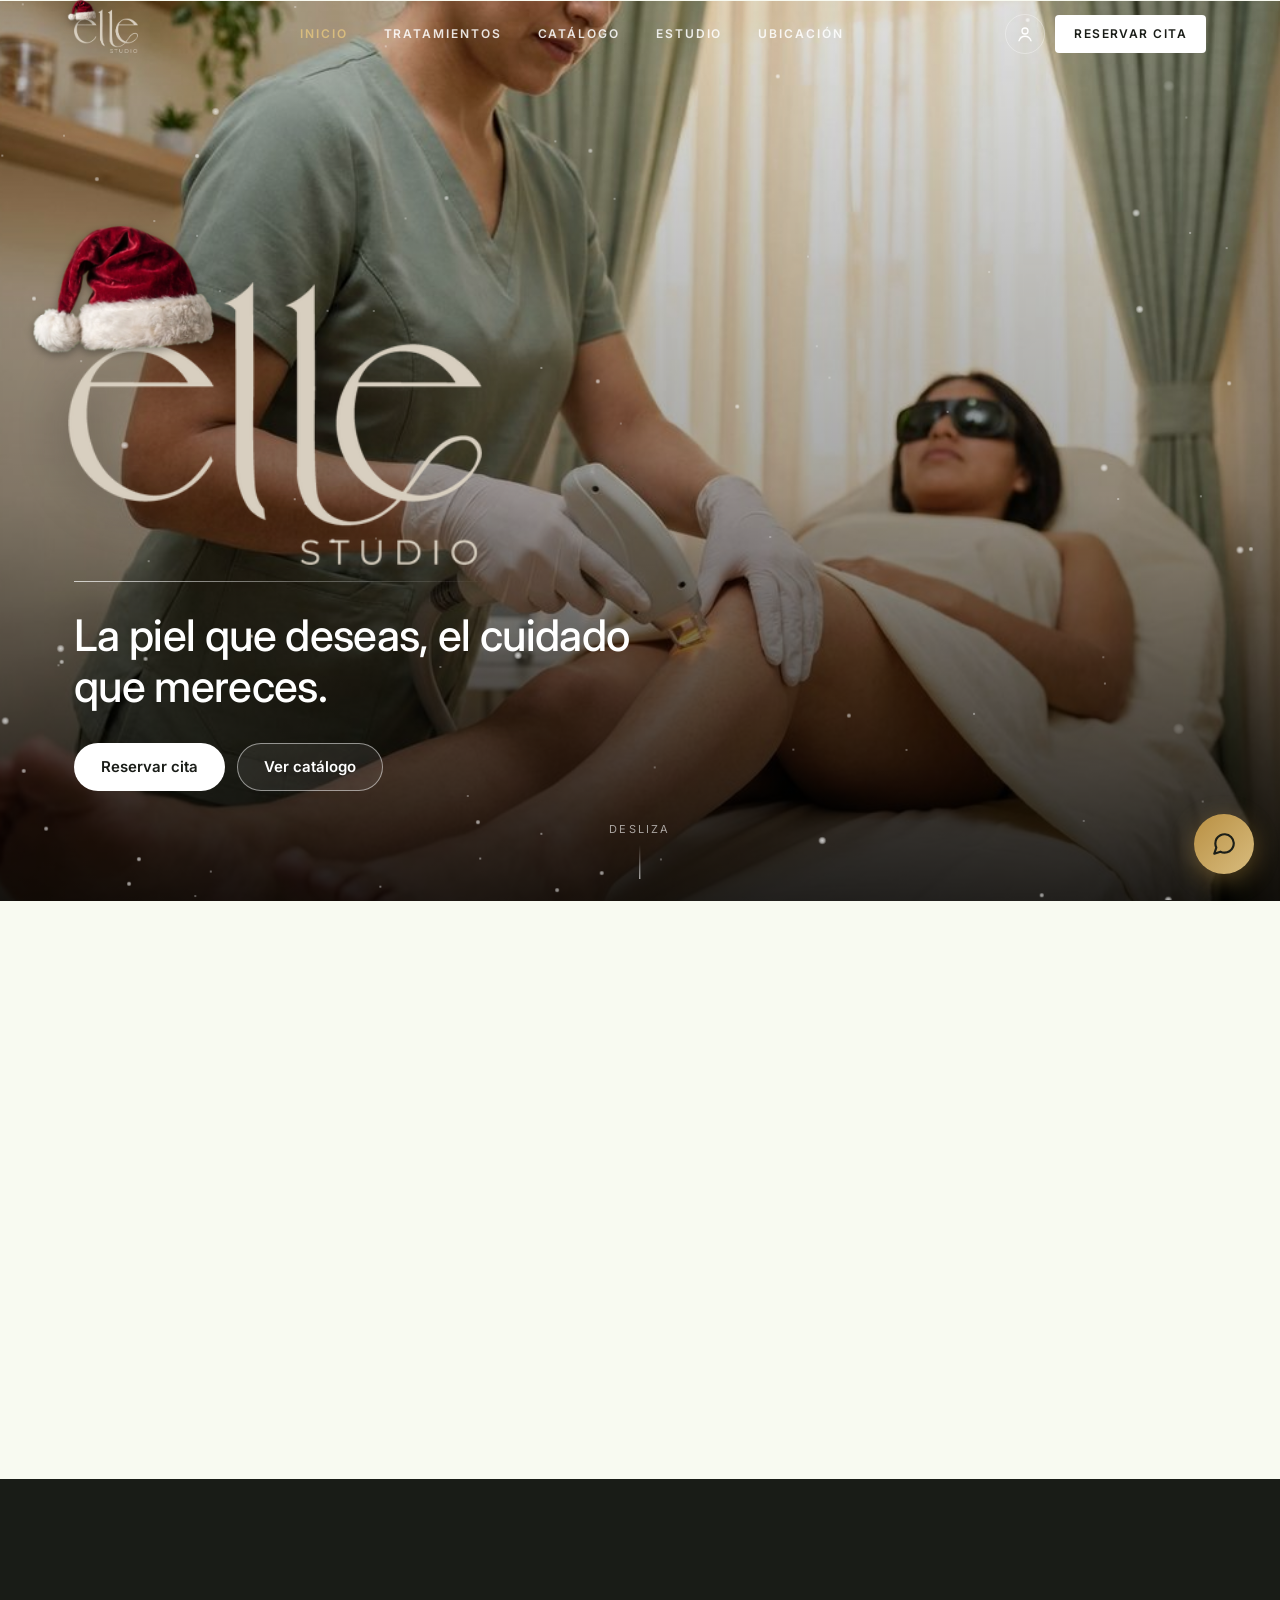
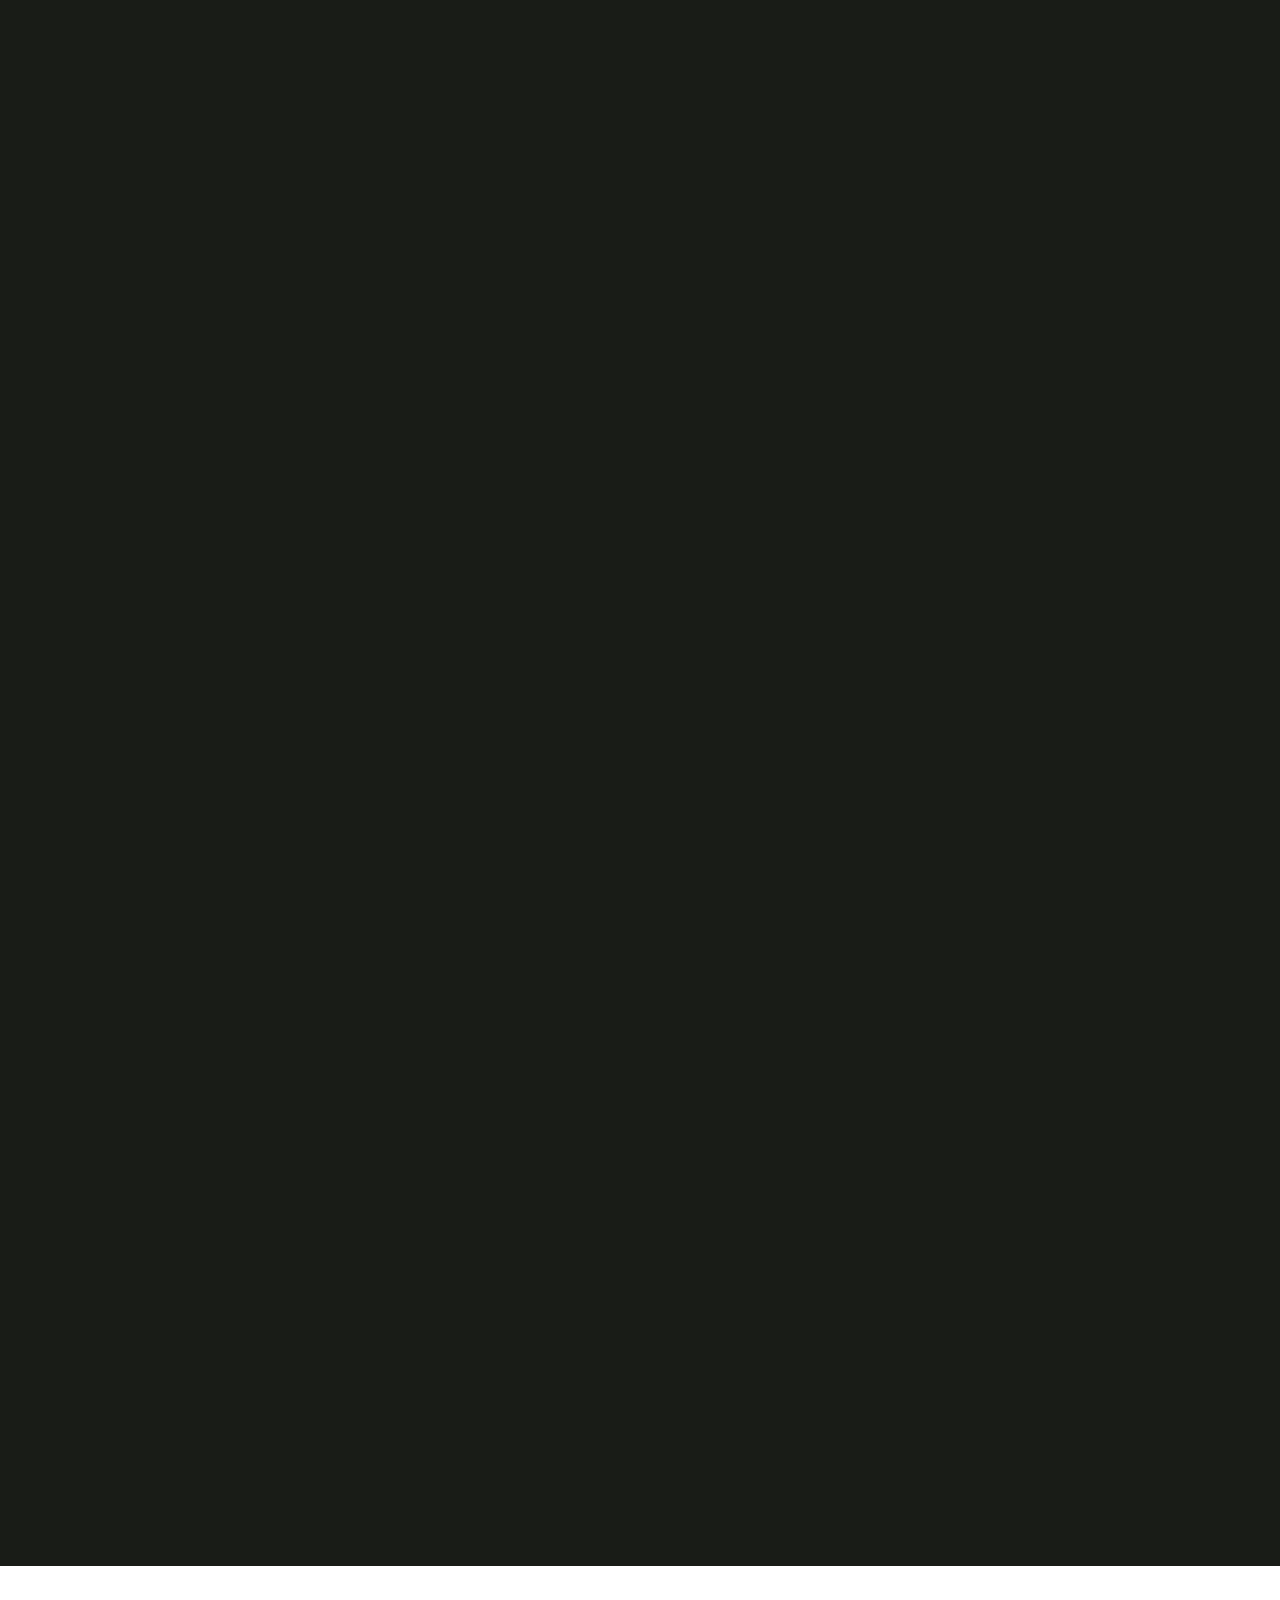
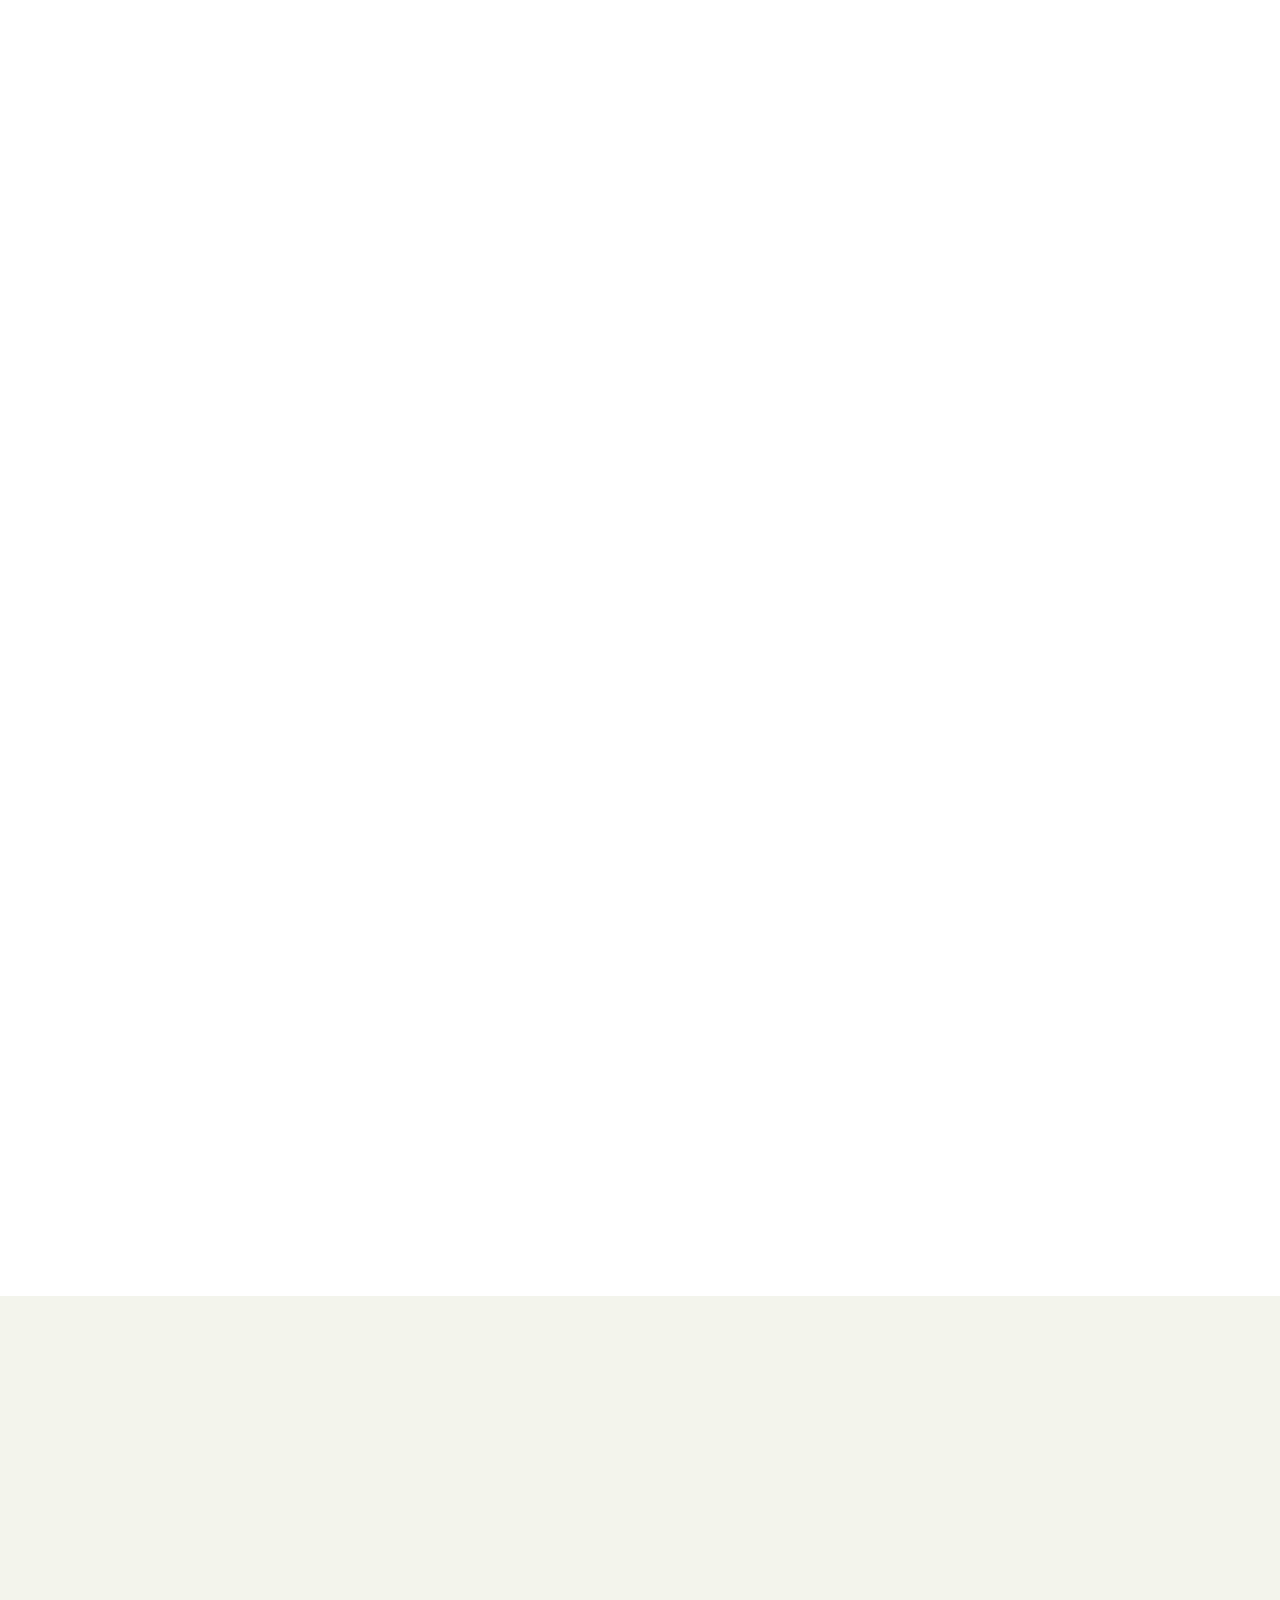
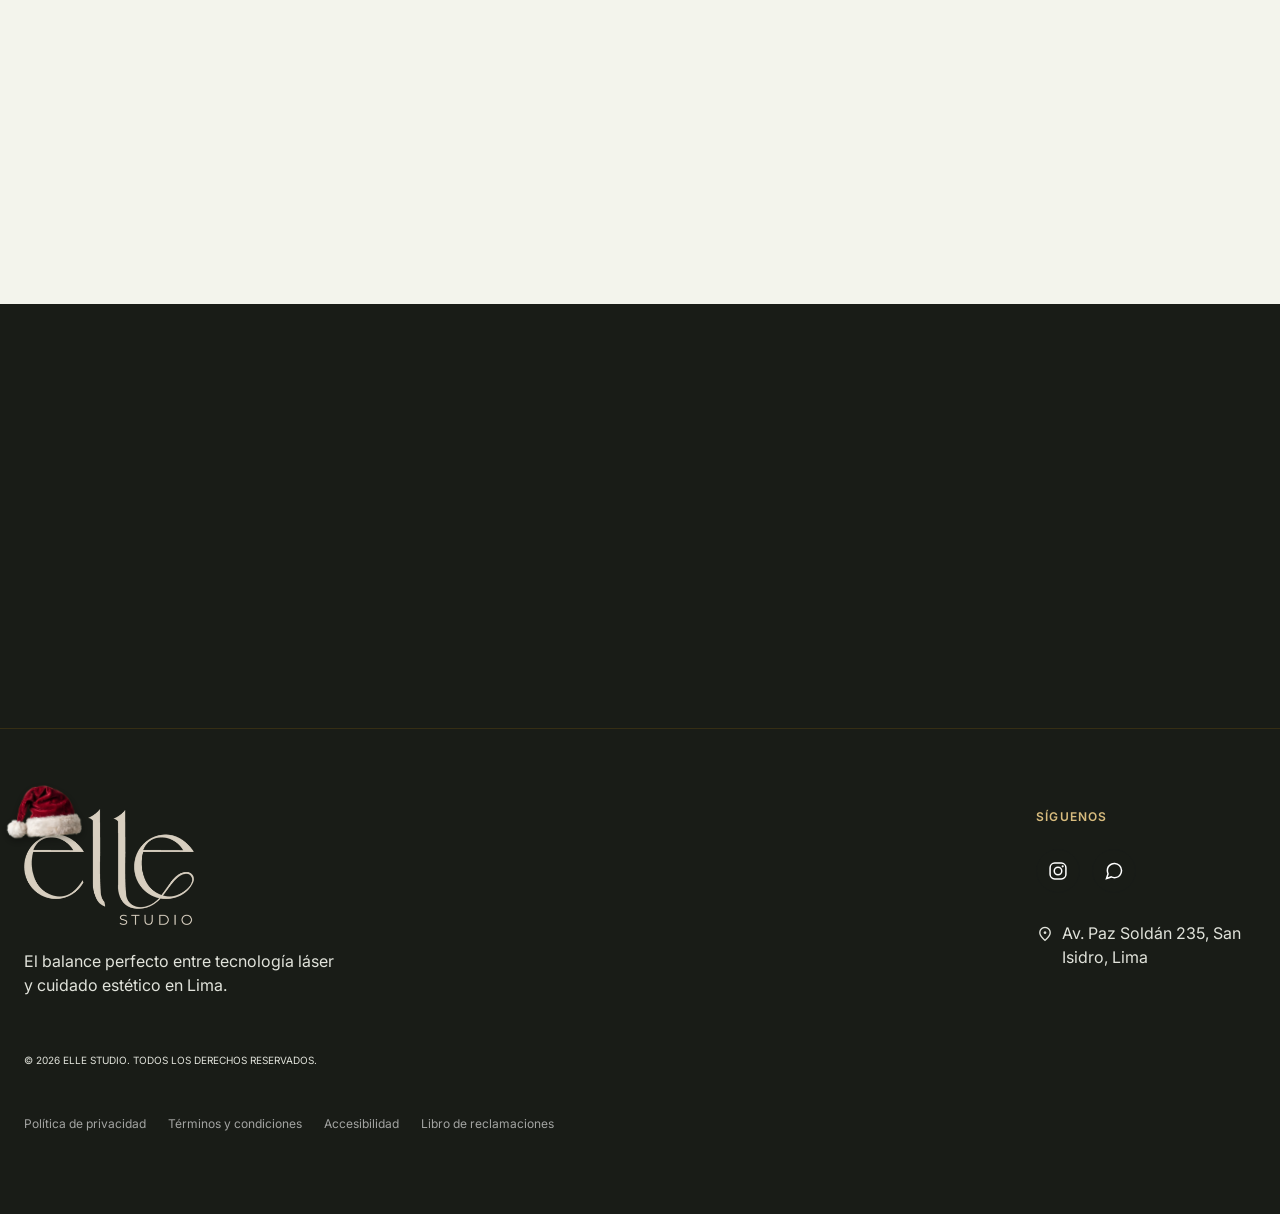
<file: index.html>
<!DOCTYPE html>
<html class="scroll-smooth" lang="es">
<head>
<meta charset="utf-8"/>
<meta content="width=device-width, initial-scale=1.0" name="viewport"/>
<script>
/* Versión publicada de la página: si el teléfono guardó una versión vieja, se recarga sola con la nueva (máx. 1 vez por minuto, nunca con el formulario abierto) */
window.WEB_VERSION = '20261108-113717';
(function(){
  if(/[?&]editar=1/.test(location.search) || !window.fetch) return;
  function revisar(){
    fetch('version.json?t=' + Date.now(), { cache: 'no-store' })
      .then(function(r){ return r.ok ? r.json() : null; })
      .then(function(d){
        if(!d || !d.v || d.v === window.WEB_VERSION) return;
        var abierto = ['modalReserva', 'legalModal'].some(function(id){ var m = document.getElementById(id); return m && m.style.display === 'flex'; })
          || !!(document.activeElement && /^(INPUT|TEXTAREA|SELECT)$/.test(document.activeElement.tagName));
        if(abierto) return;
        var k = 'web_recarga', antes = 0;
        try{ antes = +sessionStorage.getItem(k) || 0; }catch(e){}
        if(Date.now() - antes < 60000) return;
        try{ sessionStorage.setItem(k, String(Date.now())); }catch(e){}
        try{ var u = new URL(location.href); u.searchParams.set('v', d.v); location.replace(u.toString()); }
        catch(e){ location.reload(); }
      })
      .catch(function(){});
  }
  revisar();
  setInterval(function(){ if(!document.hidden) revisar(); }, 120000);
  document.addEventListener('visibilitychange', function(){ if(!document.hidden) revisar(); });
})();
</script>
<title>Depilación Láser y Estética en San Isidro, Lima | elle studio</title>
<meta name="description" content="Estudio de belleza en San Isidro, Lima: depilación láser desde S/25, Glúteos de Porcelana, limpieza facial y tratamientos corporales. Reserva tu cita en línea y te confirmamos por WhatsApp."/>
<link rel="canonical" href="https://ellestudiolr-dot.github.io/Ellestudio-web/"/>
<meta property="og:type" content="website"/>
<meta property="og:title" content="elle studio · Depilación Láser y Estética en San Isidro, Lima"/>
<meta property="og:description" content="La piel que deseas, el cuidado que mereces. Depilación láser, Body Porcelana, faciales y reductores. Reserva en línea."/>
<meta property="og:url" content="https://ellestudiolr-dot.github.io/Ellestudio-web/"/>
<meta property="og:locale" content="es_PE"/>
<link rel="icon" type="image/png" sizes="32x32" href="favicon-32.png?v=2"/>
<link rel="icon" type="image/png" sizes="16x16" href="favicon-16.png?v=2"/>
<link rel="apple-touch-icon" href="apple-touch-icon.png?v=2"/>
<link rel="shortcut icon" href="favicon.ico?v=2"/>
<script type="application/ld+json">
{
  "@context": "https://schema.org",
  "@type": "BeautySalon",
  "name": "elle studio",
  "description": "Estudio de belleza y depilación láser en San Isidro, Lima. Depilación láser, Glúteos de Porcelana, limpieza facial y tratamientos corporales.",
  "url": "https://ellestudiolr-dot.github.io/Ellestudio-web/",
  "address": {
    "@type": "PostalAddress",
    "streetAddress": "Av. Paz Soldán 235",
    "addressLocality": "San Isidro",
    "addressRegion": "Lima",
    "addressCountry": "PE"
  },
  "priceRange": "S/25 - S/900",
  "sameAs": ["https://www.instagram.com/_elleestudio/"]
}
</script>
<script type="application/ld+json">
{
  "@context": "https://schema.org",
  "@type": "FAQPage",
  "mainEntity": [
    {"@type": "Question", "name": "¿La depilación láser duele?", "acceptedAnswer": {"@type": "Answer", "text": "La molestia es mínima. Usamos tecnología láser moderna y preparamos la piel en cada sesión para que la experiencia sea rápida y cómoda."}},
    {"@type": "Question", "name": "¿Cuántas sesiones necesito?", "acceptedAnswer": {"@type": "Answer", "text": "Depende de la zona y del tipo de vello. Trabajamos con sesiones individuales y paquetes de 3 y 6 sesiones que hacen el tratamiento más efectivo y económico."}},
    {"@type": "Question", "name": "¿Atienden a hombres?", "acceptedAnswer": {"@type": "Answer", "text": "Sí. Tenemos precios y protocolos de depilación láser tanto para mujeres como para hombres, en todas las zonas."}},
    {"@type": "Question", "name": "¿Cómo confirmo mi cita?", "acceptedAnswer": {"@type": "Answer", "text": "Dejas tu reserva en la página con tus datos y el servicio que te interesa, y te escribimos por WhatsApp para confirmar el horario exacto."}}
  ]
}
</script>
<link rel="preconnect" href="https://fonts.googleapis.com"/>
<link rel="preconnect" href="https://fonts.gstatic.com" crossorigin/>
<link href="https://fonts.googleapis.com/css2?family=Material+Symbols+Outlined:wght,FILL@100..700,0..1&display=swap" rel="stylesheet"/>
<link href="https://fonts.googleapis.com/css2?family=Inter:wght@400;500;600;700&family=EB+Garamond:ital,wght@0,400;0,500;1,400;1,500&display=swap" rel="stylesheet"/>
<style>        .gold-gradient-bg { background: linear-gradient(135deg, #B99043 0%, #D8BC7E 100%); }
        .text-gold-gradient {
            background: linear-gradient(135deg, #B99043 0%, #D8BC7E 100%);
            -webkit-background-clip: text;
            -webkit-text-fill-color: transparent;
        }
        /* Logo "elle" dorado degradé con brillo (mismo del CRM) — texto transparente que deja ver el oro */
        @keyframes elleShimmer { 0%{background-position:200% 0;} 100%{background-position:-200% 0;} }
        .hero-elle {
            font-family: 'EB Garamond', 'Cormorant Garamond', Georgia, serif;
            font-style: italic; font-weight: 300; line-height: .9; letter-spacing: -4px; padding-right: 0.1em;
            background: linear-gradient(110deg,#9a8452 0%,#c8b882 20%,#e8d391 38%,#f0dfa0 50%,#d4af37 62%,#c8b882 80%,#9a8452 100%);
            background-size: 250% 100%;
            -webkit-background-clip: text; background-clip: text;
            color: transparent;
            animation: elleShimmer 4.5s linear infinite;
            filter: drop-shadow(0 1px 0 rgba(140,124,90,0.25));
            user-select: none;
        }
        .hero-underline { width: 240px; height: 1px; background: linear-gradient(90deg, transparent, #8c7c5a, transparent); margin: 14px auto 0; }
        .input-underline {
            border: none; border-bottom: 1px solid #191c17; background: transparent;
            border-radius: 0; padding-left: 0; padding-right: 0; transition: border-color 0.3s ease;
        }
        .input-underline:focus { outline: none; box-shadow: none; border-color: #B99043; }
        .material-symbols-outlined.fill { font-variation-settings: 'FILL' 1; }
        [hidden] { display: none !important; }
        /* Navegacion por vistas (cada pestana muestra su seccion) */
        .nav-activa { color: #D8BC7E !important; }
        .cupon { position: relative; border: 1.6px dashed #B99043; border-radius: 16px; background: #fffdf8; }
        .cupon::before, .cupon::after { content:''; position:absolute; top:50%; width:22px; height:22px; border-radius:50%; background:#f8faf1; border:1.6px dashed #B99043; transform:translateY(-50%); }
        .cupon::before{ left:-12px; clip-path: inset(0 0 0 50%); }
        .cupon::after{ right:-12px; clip-path: inset(0 50% 0 0); }
        /* Reel real de Instagram mostrando SOLO el video (sin Me gusta ni comentarios) */
        .reel-marco { position: relative; width: 400px; max-width: 100%; aspect-ratio: 9/16; overflow: hidden; border-radius: 1rem; border: 1px solid #d9dbd2; background: #000; }
        .reel-marco iframe {
            position: absolute; top: -77px; left: 50%; width: 100%; height: 1300px; border: 0; background: #000;
            transform: translateX(-50%) scale(1.423); transform-origin: top center;
        }
        .chip-svc { border: 1.2px solid #B99043; color: #7b580e; background: transparent; border-radius: 999px; padding: 8px 14px; font-family: var(--f-apple); font-size: 12px; font-weight: 600; letter-spacing: .06em; text-transform: uppercase; cursor: pointer; }
        .chip-svc.activo { background: linear-gradient(135deg,#B99043,#D8BC7E); color: #191c17; border-color: transparent; }
        .red-circulo { width: 44px; height: 44px; border-radius: 50%; border: 1.4px solid #B99043; color: #D8BC7E; display: inline-flex; align-items: center; justify-content: center; transition: background .15s; }
        .red-circulo:hover { background: rgba(216,188,126,.12); }
        .red-circulo svg { width: 20px; height: 20px; }
        /* Historias estilo Instagram (anillo dorado) */
        .historia { display: flex; flex-direction: column; align-items: center; gap: 8px; text-decoration: none; }
        .anillo { width: 92px; height: 92px; border-radius: 50%; padding: 3.5px; background: linear-gradient(135deg,#B99043,#f0dfa0,#d4af37); display: inline-flex; transition: transform .15s; }
        .historia:hover .anillo { transform: scale(1.06); }
        .anillo img { width: 100%; height: 100%; border-radius: 50%; object-fit: cover; border: 3px solid #f8faf1; }
        .hist-nombre { font-family: var(--f-apple); font-size: 12px; font-weight: 600; letter-spacing: .05em; color: #49473f; text-transform: uppercase; }
        /* Foto que se funde con la tarjeta (como la portada) */
        .equipo { position: relative; border-radius: 1rem; overflow: hidden; border: 1px solid #d9dbd2; background: #fff; cursor: pointer; transition: box-shadow .2s, transform .2s; }
        .equipo:hover { box-shadow: 0 18px 40px rgba(25,28,23,.10); }
        .equipo .foto { position: relative; aspect-ratio: 4/3; overflow: hidden; }
        .equipo .foto img { width: 100%; height: 100%; object-fit: cover; transition: transform .7s; }
        .equipo:hover .foto img { transform: scale(1.05); }
        .equipo .foto::after { content: ''; position: absolute; inset: 0; background: linear-gradient(to top, #ffffff 0%, rgba(255,255,255,.3) 34%, rgba(255,255,255,0) 64%); }
        .equipo .detalle { max-height: 0; overflow: hidden; transition: max-height .35s ease; }
        .equipo.abierto .detalle { max-height: 260px; }
        .equipo .mas { font-family: var(--f-apple); font-size: 11px; font-weight: 700; letter-spacing: .1em; text-transform: uppercase; color: #7b580e; }
        .foto-fundida { position: relative; }
        .foto-fundida::after { content: ''; position: absolute; inset: 0; background: linear-gradient(to top, #ffffff 0%, rgba(255,255,255,.35) 32%, rgba(255,255,255,0) 62%); pointer-events: none; }
        .reel-hist { position: relative; width: 100%; height: 100%; overflow: hidden; border-radius: 14px; background: #000; }
        .reel-hist iframe { position: absolute; top: -77px; left: 50%; width: 100%; height: calc(100% + 420px); border: 0; transform: translateX(-50%) scale(1.42); transform-origin: top center; }
        .foto-galeria { position: relative; border-radius: 1rem; overflow: hidden; }
        .foto-galeria img { width: 100%; height: 100%; object-fit: cover; display: block; transition: transform .7s; }
        .foto-galeria:hover img { transform: scale(1.04); }
        .foto-galeria::after { content: ''; position: absolute; inset: 0; background: linear-gradient(to top, rgba(248,250,241,.85) 0%, rgba(248,250,241,.25) 30%, rgba(248,250,241,0) 60%); pointer-events: none; }
        .foto-galeria .pie { position: absolute; left: 0; right: 0; bottom: 0; padding: 20px 22px; z-index: 2; font-family: var(--f-apple); font-size: 13px; font-weight: 600; letter-spacing: .06em; text-transform: uppercase; color: #2a2d24; }
        .tabla-comp .col-elle, .tabla-comp .col-otros { width: 22%; }
        @media (max-width: 640px){
          .tabla-comp td:first-child { padding: 12px 6px 12px 0 !important; font-size: 13px !important; line-height: 1.35; }
          .tabla-comp td:not(:first-child) { padding: 12px 4px !important; }
          .tabla-comp th { font-size: 10px !important; letter-spacing: .04em !important; padding: 11px 4px !important; }
          .tabla-comp .col-elle, .tabla-comp .col-otros { width: 25%; }
          .tabla-comp td svg { width: 18px; height: 18px; }
          .hero-elle { letter-spacing: -2px; }
          nav a.marca-elle { font-size: 1.15rem !important; letter-spacing: 2px !important; }
          .reel-marco { max-width: 100%; }
          #modalReserva > div { max-width: 100%; }
        }
    
        
        /* ===== TIPOGRAFIA estilo Apple (SF Pro en iPhone/Mac, Inter en el resto) ===== */
        :root{
          --f-apple: -apple-system, BlinkMacSystemFont, "SF Pro Display", "SF Pro Text", "Helvetica Neue", "Inter", "Segoe UI", Roboto, sans-serif;
          --crema:#f8faf1; --tinta:#191c17; --tarjeta:#2b2e27; --oro:#B99043; --oro-claro:#D8BC7E; --salvia:#bbc3ab; --azul:#7f98a3;
        }
        html{ scroll-behavior:smooth; }
        body{ font-family:var(--f-apple); -webkit-font-smoothing:antialiased; -moz-osx-font-smoothing:grayscale; background:var(--crema); color:var(--tinta); }
        h1,h2,h3,.font-headline-lg,.font-headline-md,.font-headline-sm{ font-family:var(--f-apple) !important; font-weight:600 !important; letter-spacing:-0.03em; line-height:1.08; text-transform:none; }
        p.font-headline-sm{ font-weight:400 !important; letter-spacing:0; }
        .font-label-upper,.font-body-md,.font-body-lg{ font-family:var(--f-apple) !important; }
        /* El logo y la marca siguen en su serif dorado */
        .hero-elle{ font-family:'EB Garamond','Cormorant Garamond',Georgia,serif !important; font-weight:300 !important; text-transform:none !important; letter-spacing:-4px !important; }
        nav a.marca-elle, footer .font-headline-sm{ font-family:'EB Garamond',Georgia,serif !important; font-weight:400 !important; font-style:italic; text-transform:none !important; letter-spacing:1px !important; }
        nav a.marca-elle{ font-size:1.6rem; text-decoration:none;
            background:linear-gradient(110deg,#9a8452 0%,#c8b882 20%,#e8d391 38%,#f0dfa0 50%,#d4af37 62%,#c8b882 80%,#9a8452 100%);
            background-size:250% 100%; -webkit-background-clip:text; background-clip:text; color:transparent !important; animation:elleShimmer 4.5s linear infinite; }

        /* ===== Apple: los textos aparecen al entrar en pantalla y desaparecen al salir ===== */
        html.js .rv{ opacity:0; transform:translateY(26px); transition:opacity .9s cubic-bezier(.22,.61,.36,1), transform .9s cubic-bezier(.22,.61,.36,1); will-change:opacity,transform; }
        html.js .rv.on{ opacity:1; transform:none; }
        html.js .rv-words .w{ display:inline-block; opacity:0; transform:translateY(.4em); filter:blur(8px); transition:opacity .75s ease, transform .75s cubic-bezier(.22,.61,.36,1), filter .75s ease; }
        html.js .rv-words.on .w{ opacity:1; transform:none; filter:blur(0); }
        @media (prefers-reduced-motion: reduce){
          html.js .rv, html.js .rv-words .w{ opacity:1 !important; transform:none !important; filter:none !important; transition:none !important; }
        }

        /* ===== Piezas nuevas (ap-) ===== */
        .ap-cont{ max-width:1180px; margin:0 auto; padding:0 24px; }
        .ap-ceja{ display:block; font-size:12px; font-weight:600; letter-spacing:.14em; text-transform:uppercase; color:var(--oro); margin-bottom:14px; }
        .ap-ceja-claro{ color:rgba(255,255,255,.75); }
        .ap-ceja-oro{ color:var(--oro-claro); }
        .ap-h1{ font-size:clamp(40px,7vw,88px); color:#fff; max-width:14ch; margin:0 0 18px; }
        .ap-h2{ font-size:clamp(32px,4.6vw,60px); margin:0 0 18px; text-wrap:balance; }
        .ap-h3{ font-size:clamp(24px,2.6vw,34px); margin:0 0 10px; }
        .ap-claro{ color:#fff; }
        .ap-parrafo{ font-size:clamp(17px,1.4vw,21px); line-height:1.5; color:#4a4a44; max-width:60ch; margin:0 auto; }
        .ap-parrafo.ap-claro{ color:rgba(255,255,255,.85); }
        .ap-btn{ display:inline-flex; align-items:center; justify-content:center; gap:8px; padding:14px 26px; border-radius:999px; font-family:var(--f-apple); font-size:15px; font-weight:600; letter-spacing:0; text-decoration:none; border:1px solid transparent; cursor:pointer; transition:transform .25s ease, background .25s ease, border-color .25s ease; white-space:nowrap; line-height:1.2; }
        .ap-btn:hover{ transform:scale(1.03); }
        .ap-btn-blanco{ background:#fff; color:var(--tinta); }
        .ap-btn-oscuro{ background:var(--tinta); color:#fff; }
        .ap-btn-fantasma{ background:rgba(255,255,255,.08); color:#fff; border-color:rgba(255,255,255,.5); backdrop-filter:blur(8px); -webkit-backdrop-filter:blur(8px); }
        .ap-botones{ display:flex; flex-wrap:wrap; gap:12px; }

        /* Cada pestaña del menú muestra solo su vista */
        .vista:not(.activa){ display:none !important; }

        /* Barra superior */
        .ap-logo{ height:44px; width:auto; display:block; }
        .ap-logo-pie{ width:170px; height:auto; display:block; align-self:flex-start; flex:0 0 auto; }
        .ap-logo, .ap-hero-logo{ flex:0 0 auto; align-self:flex-start; object-fit:contain; }
        .ap-links a.nav-activa{ color:var(--tinta); }
        /* Barra transparente sobre el video (como Club VIO); al bajar o en otra pestaña se vuelve oscura */
        .ap-nav{ position:sticky; top:0; z-index:50; background:transparent; border-bottom:1px solid transparent; transition:background .35s, border-color .35s; }
        .ap-nav.con-fondo{ background:rgba(25,28,23,.86); backdrop-filter:blur(18px) saturate(140%); -webkit-backdrop-filter:blur(18px) saturate(140%); border-bottom-color:rgba(255,255,255,.08); }
        .ap-nav-in{ max-width:1180px; margin:0 auto; padding:0 24px; height:68px; display:flex; align-items:center; justify-content:space-between; gap:16px; }
        .ap-links{ display:none; gap:36px; }
        .ap-links a{ color:rgba(255,255,255,.86); text-decoration:none; font-size:12px; font-weight:600; letter-spacing:.16em; text-transform:uppercase; transition:color .2s; }
        .ap-links a:hover, .ap-links a.nav-activa{ color:#fff; }
        .ap-nav-der{ display:flex; align-items:center; gap:10px; }
        .ap-nav .ap-btn{ padding:11px 18px; font-size:12px; letter-spacing:.12em; text-transform:uppercase; border-radius:4px; }
        .ap-nav .ap-btn-blanco{ background:#fff; color:var(--tinta); }
        .ap-burger{ width:40px; height:40px; border-radius:8px; border:1px solid rgba(255,255,255,.35); background:none; display:inline-flex; align-items:center; justify-content:center; cursor:pointer; flex-shrink:0; }
        .ap-burger svg{ stroke:#fff; }
        .ap-menu-movil{ background:rgba(25,28,23,.96); border-top:1px solid rgba(255,255,255,.08); }
        .ap-menu-movil a{ display:block; padding:16px 24px; color:#fff; text-decoration:none; font-size:13px; font-weight:600; letter-spacing:.14em; text-transform:uppercase; border-bottom:1px solid rgba(255,255,255,.06); }
        @media (min-width:860px){ .ap-links{ display:flex; } .ap-burger{ display:none; } .ap-menu-movil{ display:none !important; } }

        /* Inicio con video */
        .ap-hero{ position:relative; min-height:100vh; margin-top:-68px; display:flex; align-items:flex-end; overflow:hidden; background:#101210; }
        .ap-hero video, .ap-modulo video, .ap-split-video video, .ap-banda video, .ap-hero img.ap-media, .ap-modulo img.ap-media, .ap-split-video img.ap-media, .ap-banda img.ap-media{ position:absolute; inset:0; width:100%; height:100%; object-fit:cover; }
        .ap-hero-velo{ position:absolute; inset:0; background:linear-gradient(to top, rgba(0,0,0,.85) 0%, rgba(0,0,0,.35) 45%, rgba(0,0,0,.12) 100%); }
        .ap-hero-texto{ position:relative; z-index:2; width:100%; max-width:1180px; margin:0 auto; padding:140px 24px 110px; }
        .ap-hero-logo{ display:block; width:min(62vw,420px); height:auto; margin:0 0 10px -6px; filter:drop-shadow(0 6px 24px rgba(0,0,0,.35)); }
        .ap-hero-linea{ display:block; width:min(62vw,420px); height:1px; background:linear-gradient(90deg, rgba(255,255,255,.7), rgba(255,255,255,0)); margin:0 0 28px; }
        .ap-hero-titulo{ font-size:clamp(28px,3.4vw,46px); color:#fff; max-width:22ch; margin:0 0 30px; font-weight:500 !important; letter-spacing:-0.015em; line-height:1.18; }
        .ap-hero-texto .ap-ceja{ color:var(--oro-claro); }
        .ap-hero-sub{ font-size:clamp(17px,1.6vw,22px); color:rgba(255,255,255,.86); margin:0 0 28px; max-width:52ch; line-height:1.45; }
        .ap-pista{ position:absolute; left:50%; bottom:22px; transform:translateX(-50%); z-index:2; color:rgba(255,255,255,.6); font-size:11px; letter-spacing:.2em; text-transform:uppercase; display:flex; flex-direction:column; align-items:center; gap:8px; }
        .ap-pista i{ display:block; width:1px; height:34px; background:linear-gradient(rgba(255,255,255,0), rgba(255,255,255,.85)); animation:apPista 1.8s ease-in-out infinite; }
        @keyframes apPista{ 0%{ transform:scaleY(0); transform-origin:top; } 50%{ transform:scaleY(1); transform-origin:top; } 51%{ transform-origin:bottom; } 100%{ transform:scaleY(0); transform-origin:bottom; } }

        /* Invitación */
        .ap-intro{ text-align:center; padding:120px 24px 96px; max-width:900px; margin:0 auto; }
        .ap-cifras{ display:flex; flex-wrap:wrap; justify-content:center; gap:40px 64px; margin-top:56px; }
        .ap-cifras div{ display:flex; flex-direction:column; align-items:center; gap:6px; }
        .ap-cifras b{ font-size:clamp(34px,4vw,52px); font-weight:600; letter-spacing:-.03em; line-height:1; background:linear-gradient(135deg,#B99043,#D8BC7E); -webkit-background-clip:text; background-clip:text; color:transparent; }
        .ap-cifras span{ font-size:12px; letter-spacing:.12em; text-transform:uppercase; color:#6b6a62; font-weight:600; }

        /* Ofertas (tarjetas oscuras) */
        .ap-ofertas{ background:var(--tinta); color:#fff; padding:100px 0; }
        .ap-cab-fila{ display:flex; flex-wrap:wrap; align-items:flex-end; justify-content:space-between; gap:16px; margin-bottom:44px; }
        .ap-cab-fila .ap-h2{ margin-bottom:0; }
        .ap-nota-cab{ color:rgba(255,255,255,.55); font-size:14px; max-width:40ch; margin:0; }
        .ap-tarjeta{ background:var(--tarjeta); border:1px solid rgba(255,255,255,.08); border-radius:28px; padding:36px; display:flex; flex-direction:column; gap:14px; transition:border-color .3s; }
        .ap-tarjeta:hover{ border-color:rgba(255,255,255,.22); }
        .ap-tarjeta-ancha{ margin-bottom:28px; flex-direction:row; flex-wrap:wrap; justify-content:space-between; gap:28px; }
        .ap-tarjeta-ancha > div:first-child{ flex:1 1 380px; display:flex; flex-direction:column; gap:12px; }
        .ap-tarjeta-precio{ display:flex; flex-direction:column; align-items:flex-start; gap:12px; justify-content:center; }
        @media (min-width:860px){ .ap-tarjeta-precio{ align-items:flex-end; text-align:right; border-left:1px solid rgba(255,255,255,.1); padding-left:40px; } }
        .ap-badge{ display:inline-block; font-size:11px; font-weight:700; letter-spacing:.1em; text-transform:uppercase; padding:6px 12px; border-radius:999px; border:1px solid rgba(255,255,255,.3); color:#fff; width:max-content; }
        .ap-badge-oro{ background:var(--oro); border-color:var(--oro); color:var(--tinta); }
        .ap-tarjeta-txt{ color:rgba(255,255,255,.75); font-size:16px; line-height:1.55; margin:0; }
        .ap-guiones{ list-style:none; padding:0; margin:4px 0 0; display:flex; flex-direction:column; gap:8px; color:rgba(255,255,255,.85); font-size:15px; }
        .ap-guiones li::before{ content:'—'; color:var(--oro-claro); margin-right:10px; }
        .ap-mini{ font-size:11px; letter-spacing:.12em; text-transform:uppercase; color:rgba(255,255,255,.5); font-weight:600; }
        .ap-precio{ font-size:clamp(34px,3.6vw,48px); font-weight:600; letter-spacing:-.03em; line-height:1; }
        .ap-precio small{ font-size:16px; font-weight:400; color:rgba(255,255,255,.6); letter-spacing:0; }
        .ap-grid2{ display:grid; grid-template-columns:1fr; gap:28px; }
        .ap-grid3{ display:grid; grid-template-columns:1fr; gap:24px; }
        @media (min-width:760px){ .ap-grid2{ grid-template-columns:1fr 1fr; } .ap-grid3{ grid-template-columns:repeat(3,1fr); } }
        .ap-tarjeta .ap-btn{ align-self:flex-start; }
        .ap-tarjeta > .ap-btn{ margin-top:auto; }

        /* Tratamientos (módulos con video) */
        .ap-modulos{ padding:110px 0; }
        .ap-cab-centro{ text-align:center; max-width:720px; margin:0 auto 56px; }
        .ap-modulo{ position:relative; display:block; aspect-ratio:4/5; min-height:420px; border-radius:28px; overflow:hidden; background:#1a1c18; text-decoration:none; color:#fff; box-shadow:0 20px 50px rgba(25,28,23,.12); }
        .ap-modulo video{ transition:transform 1s ease; }
        .ap-modulo:hover video{ transform:scale(1.04); }
        .ap-modulo-velo{ position:absolute; inset:0; background:linear-gradient(to top, rgba(0,0,0,.85) 0%, rgba(0,0,0,.25) 50%, rgba(0,0,0,0) 100%); }
        .ap-modulo-txt{ position:absolute; left:0; right:0; bottom:0; padding:30px; }
        .ap-circ{ width:38px; height:38px; border-radius:50%; border:1px solid rgba(255,255,255,.7); display:inline-flex; align-items:center; justify-content:center; margin-bottom:14px; }
        .ap-modulo h3{ color:#fff; font-size:26px; margin:0 0 6px; }
        .ap-modulo p{ margin:0; color:rgba(255,255,255,.82); font-size:15px; line-height:1.45; }

        /* Mitad color, mitad video */
        .ap-split{ display:grid; grid-template-columns:1fr; min-height:620px; }
        @media (min-width:860px){ .ap-split{ grid-template-columns:1fr 1fr; } }
        .ap-split-txt{ background:var(--azul); color:#fff; padding:80px 24px; display:flex; flex-direction:column; justify-content:center; }
        .ap-split-txt > *{ max-width:560px; }
        .ap-split-txt .ap-parrafo{ margin:0 0 30px; }
        @media (min-width:860px){ .ap-split-txt{ padding:96px 72px; } }
        .ap-split-video{ position:relative; min-height:420px; background:#101210; }

        /* Banda con video a lo ancho */
        .ap-banda{ position:relative; min-height:78vh; display:flex; align-items:center; overflow:hidden; background:#101210; }
        .ap-banda-velo{ position:absolute; inset:0; background:linear-gradient(90deg, rgba(0,0,0,.82) 0%, rgba(0,0,0,.45) 50%, rgba(0,0,0,.2) 100%); }
        .ap-banda-txt{ position:relative; z-index:2; max-width:1180px; margin:0 auto; padding:90px 24px; width:100%; }
        .ap-banda-txt > *{ max-width:620px; }
        .ap-banda-txt .ap-parrafo{ margin:0 0 28px; }

        /* Pasos */
        .ap-pasos{ padding:110px 0; }
        .ap-paso{ text-align:center; padding:0 12px; }
        .ap-num{ width:60px; height:60px; border-radius:50%; border:1px solid rgba(25,28,23,.2); background:#fff; display:inline-flex; align-items:center; justify-content:center; font-size:22px; font-weight:600; margin-bottom:18px; }
        .ap-paso h3{ font-size:22px; margin:0 0 8px; }
        .ap-paso p{ margin:0 auto; color:#5a5a53; font-size:16px; line-height:1.5; max-width:30ch; }

        /* Instagram: cinta de publicaciones que se mueve sola */
        .ap-ig{ padding:100px 0 90px; background:#fff; overflow:hidden; }
        .ap-ig .ap-cab-fila{ margin-bottom:36px; }
        .ap-ig-handle{ display:inline-block; margin-top:8px; font-size:18px; font-weight:600; color:var(--oro); text-decoration:none; }
        .ap-ig-handle:hover{ text-decoration:underline; }
        .ap-ig-cinta{ display:flex; gap:18px; padding:8px 24px 18px; overflow-x:auto; scroll-snap-type:x mandatory; -webkit-overflow-scrolling:touch; scrollbar-width:none; }
        .ap-ig-cinta::-webkit-scrollbar{ display:none; }
        .ap-ig-cinta.auto{ overflow:hidden; padding-left:0; padding-right:0; }
        .ap-ig-pista{ display:flex; gap:18px; width:max-content; padding-left:18px; animation:apCinta 48s linear infinite; }
        .ap-ig-cinta.auto:hover .ap-ig-pista{ animation-play-state:paused; }
        @keyframes apCinta{ from{ transform:translateX(0); } to{ transform:translateX(-50%); } }
        .ap-ig-post{ position:relative; flex:0 0 auto; width:min(74vw,290px); aspect-ratio:4/5; border-radius:22px; overflow:hidden; background:#1a1c18; scroll-snap-align:start; text-decoration:none; color:#fff; box-shadow:0 14px 34px rgba(25,28,23,.12); transition:transform .4s ease; }
        .ap-ig-post:hover{ transform:translateY(-6px); }
        .ap-ig-post img{ position:absolute; inset:0; width:100%; height:100%; object-fit:cover; transition:transform 1.2s ease; }
        .ap-ig-post:hover img{ transform:scale(1.05); }
        .ap-ig-post .velo{ position:absolute; inset:0; background:linear-gradient(to top, rgba(0,0,0,.78) 0%, rgba(0,0,0,0) 55%); }
        .ap-ig-post .play{ position:absolute; top:14px; right:14px; width:34px; height:34px; border-radius:50%; background:rgba(0,0,0,.45); backdrop-filter:blur(6px); -webkit-backdrop-filter:blur(6px); display:flex; align-items:center; justify-content:center; }
        .ap-ig-post .texto{ position:absolute; left:0; right:0; bottom:0; padding:18px; }
        .ap-ig-post .texto small{ display:block; font-size:11px; letter-spacing:.1em; text-transform:uppercase; color:var(--oro-claro); font-weight:600; margin-bottom:6px; }
        .ap-ig-post .texto p{ margin:0; font-size:14px; line-height:1.4; color:rgba(255,255,255,.92); display:-webkit-box; -webkit-line-clamp:2; -webkit-box-orient:vertical; overflow:hidden; }
        .ap-ig-grid{ display:grid; grid-template-columns:repeat(2,1fr); gap:12px; max-width:1180px; margin:0 auto; padding:0 24px; }
        @media (min-width:760px){ .ap-ig-grid{ grid-template-columns:repeat(3,1fr); gap:20px; } }
        .ap-ig-grid .ap-ig-post{ width:auto; }
        .ap-ig-grid .ap-ig-post:nth-child(1){ transition-delay:.05s; } .ap-ig-grid .ap-ig-post:nth-child(2){ transition-delay:.12s; } .ap-ig-grid .ap-ig-post:nth-child(3){ transition-delay:.19s; }
        .ap-ig-grid .ap-ig-post:nth-child(4){ transition-delay:.26s; } .ap-ig-grid .ap-ig-post:nth-child(5){ transition-delay:.33s; } .ap-ig-grid .ap-ig-post:nth-child(6){ transition-delay:.40s; }
        .ap-ig-nota{ text-align:center; color:#6b6a62; font-size:14px; margin:22px 24px 0; }

        /* Precios en vivo con fotos */
        .ap-precios{ padding:70px 0 110px; }
        .ap-precios .ap-cab-centro{ margin-bottom:34px; }
        .ap-chips{ display:flex; flex-wrap:wrap; justify-content:center; gap:10px; margin:0 0 18px; }
        .ap-chip{ border:1px solid rgba(25,28,23,.18); background:#fff; color:var(--tinta); border-radius:999px; padding:10px 16px; font-family:var(--f-apple); font-size:14px; font-weight:500; cursor:pointer; transition:background .2s, color .2s, border-color .2s; }
        .ap-chip[aria-pressed="true"]{ background:var(--tinta); color:#fff; border-color:var(--tinta); }
        .ap-seg-wrap{ text-align:center; margin:0 0 28px; }
        .ap-seg{ display:inline-flex; border:1px solid rgba(25,28,23,.18); border-radius:999px; padding:3px; background:#fff; }
        .ap-seg button{ border:0; background:none; padding:8px 20px; border-radius:999px; font-family:var(--f-apple); font-size:14px; font-weight:500; cursor:pointer; color:var(--tinta); }
        .ap-seg button[aria-pressed="true"]{ background:var(--tinta); color:#fff; }
        .ap-pgrid{ display:grid; grid-template-columns:1fr; gap:20px; }
        @media (min-width:700px){ .ap-pgrid{ grid-template-columns:repeat(2,1fr); } }
        @media (min-width:1000px){ .ap-pgrid{ grid-template-columns:repeat(3,1fr); } }
        .ap-pcard{ background:#fff; border:1px solid rgba(25,28,23,.08); border-radius:24px; overflow:hidden; display:flex; flex-direction:column; transition:transform .35s ease, box-shadow .35s ease; }
        .ap-pcard:hover{ transform:translateY(-4px); box-shadow:0 18px 40px rgba(25,28,23,.10); }
        .ap-pfoto{ aspect-ratio:4/3; overflow:hidden; background:#ecebe3; }
        .ap-pfoto img{ width:100%; height:100%; object-fit:cover; display:block; transition:transform 1s ease; }
        .ap-pcard:hover .ap-pfoto img{ transform:scale(1.04); }
        .ap-pbody{ padding:20px 22px 22px; display:flex; flex-direction:column; gap:8px; flex:1; }
        .ap-pnombre{ font-size:20px; font-weight:600; letter-spacing:-.02em; line-height:1.2; }
        .ap-pnombre-sm{ font-size:16px; }
        .ap-pquien{ font-size:12px; color:#6b6a62; letter-spacing:.08em; text-transform:uppercase; font-weight:600; }
        .ap-pprecio{ font-size:30px; font-weight:600; letter-spacing:-.03em; line-height:1; margin-top:4px; }
        .ap-pprecio small{ font-size:12px; font-weight:600; color:#6b6a62; margin-left:8px; letter-spacing:.06em; text-transform:uppercase; }
        .ap-pprecio-sm{ font-size:20px; margin-top:0; }
        .ap-ppaqs{ display:flex; flex-wrap:wrap; gap:8px; }
        .ap-ppaq{ font-size:13px; background:#f3f4ec; border-radius:999px; padding:6px 12px; }
        .ap-pextra{ font-size:13px; color:#7b580e; font-weight:600; }
        .ap-pincluye{ font-size:14px; color:#4a4a44; line-height:1.5; }
        .ap-pincluye summary{ cursor:pointer; font-weight:600; color:var(--tinta); list-style:none; }
        .ap-pincluye summary::-webkit-details-marker{ display:none; }
        .ap-pincluye p{ margin:6px 0 0; }
        .ap-pbtn{ margin-top:auto; align-self:flex-start; }
        .ap-pmini{ padding:7px 14px !important; font-size:12px !important; }
        .ap-ppromo{ font-size:11px; letter-spacing:.12em; text-transform:uppercase; color:var(--oro); font-weight:700; }
        .ap-pvence{ font-size:13px; color:#6b6a62; }
        .ap-pbanda{ position:relative; border-radius:24px; overflow:hidden; aspect-ratio:21/9; min-height:200px; margin-bottom:22px; background:#1a1c18; }
        .ap-pbanda img{ width:100%; height:100%; object-fit:cover; display:block; }
        .ap-pbanda > div{ position:absolute; left:0; right:0; bottom:0; padding:26px 28px; background:linear-gradient(transparent, rgba(0,0,0,.72)); color:#fff; }
        .ap-pbanda b{ display:block; font-size:clamp(22px,2.6vw,30px); font-weight:600; letter-spacing:-.02em; }
        .ap-pbanda span{ font-size:14px; color:rgba(255,255,255,.85); }
        .ap-pgrupo{ background:#fff; border:1px solid rgba(25,28,23,.08); border-radius:24px; overflow:hidden; display:grid; grid-template-columns:1fr; margin-bottom:18px; }
        @media (min-width:860px){ .ap-pgrupo.con-foto{ grid-template-columns:280px 1fr; } .ap-pgrupo .ap-pfoto{ aspect-ratio:auto; height:100%; } }
        .ap-pzonas{ padding:18px 22px 20px; min-width:0; }
        .ap-pzonas h3{ font-size:20px; margin:0 0 10px; }
        .ap-pzona{ display:grid; grid-template-columns:1fr 72px 72px 72px auto; gap:8px; align-items:center; padding:10px 0; border-top:1px solid rgba(25,28,23,.07); font-size:14px; }
        .ap-pzona.cab{ border-top:0; font-size:11px; letter-spacing:.1em; text-transform:uppercase; color:#6b6a62; font-weight:600; padding:0 0 4px; }
        .ap-pzona span:not(:first-child){ text-align:right; font-variant-numeric:tabular-nums; white-space:nowrap; }
        @media (max-width:560px){ .ap-pzona{ grid-template-columns:1fr 58px 58px 58px; font-size:13px; } .ap-pzona .ap-pmini{ grid-column:1 / -1; justify-self:start; } .ap-pzona.cab span:last-child{ display:none; } }
        .ap-pnota{ font-size:13px; color:#6b6a62; margin:14px 0 0; }
        .ap-plista{ background:#fff; border:1px solid rgba(25,28,23,.08); border-radius:24px; padding:6px 22px; }
        .ap-pfila{ display:flex; align-items:center; justify-content:space-between; gap:12px; padding:14px 0; border-top:1px solid rgba(25,28,23,.07); }
        .ap-pfila:first-child{ border-top:0; }
        .ap-pfila-der{ display:flex; align-items:center; gap:12px; flex-shrink:0; }

        /* Cómo funciona + preguntas: banda oscura compacta */
        .ap-como{ background:var(--tinta); color:#fff; padding:84px 0; }
        .ap-como-grid{ display:grid; grid-template-columns:1fr; gap:48px; }
        @media (min-width:900px){ .ap-como-grid{ grid-template-columns:1.05fr 1fr; gap:72px; align-items:start; } }
        .ap-como-tit{ font-size:clamp(28px,3.2vw,40px); margin:0 0 26px; }
        .ap-timeline{ list-style:none; margin:0 0 28px; padding:0; position:relative; }
        .ap-timeline::before{ content:''; position:absolute; left:19px; top:14px; bottom:14px; width:1px; background:rgba(255,255,255,.14); }
        .ap-timeline li{ position:relative; display:flex; gap:18px; align-items:flex-start; padding:12px 0; opacity:.55; transition:opacity .5s ease; }
        .ap-timeline li.activa{ opacity:1; }
        .ap-tl-num{ position:relative; z-index:1; flex:0 0 40px; width:40px; height:40px; border-radius:50%; border:1px solid rgba(255,255,255,.45); background:var(--tinta); display:inline-flex; align-items:center; justify-content:center; font-size:15px; font-weight:600; transition:background .5s ease, color .5s ease, transform .5s ease; }
        .ap-timeline li.activa .ap-tl-num{ background:#fff; color:var(--tinta); border-color:#fff; transform:scale(1.08); }
        .ap-timeline b{ display:block; font-size:18px; font-weight:600; letter-spacing:-.01em; margin:8px 0 4px; }
        .ap-timeline p{ margin:0; font-size:15px; line-height:1.5; color:rgba(255,255,255,.72); max-width:38ch; }
        .ap-faq{ background:var(--tarjeta); border:1px solid rgba(255,255,255,.08); border-radius:16px; padding:0 18px; margin-bottom:10px; transition:border-color .3s; }
        .ap-faq[open]{ border-color:rgba(255,255,255,.22); }
        .ap-faq summary{ list-style:none; cursor:pointer; display:flex; align-items:center; justify-content:space-between; gap:14px; padding:16px 0; font-size:16px; font-weight:600; }
        .ap-faq summary::-webkit-details-marker{ display:none; }
        .ap-faq summary i{ flex:0 0 22px; width:22px; height:22px; border-radius:50%; border:1px solid rgba(255,255,255,.4); position:relative; transition:transform .3s ease; }
        .ap-faq summary i::before, .ap-faq summary i::after{ content:''; position:absolute; left:50%; top:50%; width:9px; height:1.5px; background:#fff; transform:translate(-50%,-50%); }
        .ap-faq summary i::after{ transform:translate(-50%,-50%) rotate(90deg); }
        .ap-faq[open] summary i{ transform:rotate(45deg); }
        .ap-faq p{ margin:0; padding:0 0 18px; font-size:15px; line-height:1.55; color:rgba(255,255,255,.75); max-width:52ch; }

        /* Mapa pequeño con «cómo llegar» */
        .ap-mapa{ background:#f3f4ec; padding:90px 0; }
        .ap-mapa-grid{ display:grid; grid-template-columns:1fr; gap:36px; align-items:center; }
        @media (min-width:860px){ .ap-mapa-grid{ grid-template-columns:1fr 1.15fr; gap:64px; } }
        .ap-mapa-tit{ font-size:clamp(28px,3.4vw,44px); margin:0 0 14px; }
        .ap-mapa-txt .ap-parrafo{ margin:0 0 26px; }
        .ap-btn-borde{ background:transparent; color:var(--tinta); border-color:rgba(25,28,23,.3); }
        .ap-mapa-card{ position:relative; display:block; border-radius:28px; overflow:hidden; aspect-ratio:4/3; min-height:280px; background:#dfe3d6; box-shadow:0 24px 60px rgba(25,28,23,.14); transition:transform .4s ease, box-shadow .4s ease; }
        .ap-mapa-card:hover{ transform:translateY(-4px); box-shadow:0 30px 70px rgba(25,28,23,.18); }
        .ap-mapa-card iframe{ position:absolute; inset:0; width:100%; height:100%; border:0; pointer-events:none; filter:saturate(.85); }
        .ap-pin{ position:absolute; left:50%; top:50%; width:0; height:0; }
        .ap-pin i{ position:absolute; left:-30px; top:-30px; width:60px; height:60px; border-radius:50%; border:2px solid var(--oro); opacity:0; animation:apPulso 2.4s ease-out infinite; }
        .ap-pin i + i{ animation-delay:1.2s; }
        .ap-pin b{ position:absolute; left:-9px; top:-9px; width:18px; height:18px; border-radius:50%; background:var(--oro); border:3px solid #fff; box-shadow:0 4px 12px rgba(0,0,0,.3); }
        @keyframes apPulso{ 0%{ transform:scale(.25); opacity:.9; } 100%{ transform:scale(1.6); opacity:0; } }
        .ap-mapa-etq{ position:absolute; left:18px; bottom:18px; display:inline-flex; align-items:center; gap:8px; background:var(--tinta); color:#fff; border-radius:999px; padding:12px 18px; font-size:14px; font-weight:600; box-shadow:0 10px 24px rgba(0,0,0,.25); transition:transform .3s ease; }
        .ap-mapa-card:hover .ap-mapa-etq{ transform:translateX(4px); }
        @media (prefers-reduced-motion:reduce){ .ap-pin i{ animation:none; opacity:.5; transform:scale(.6); } }

        /* Llamado final */
        .ap-cta{ background:var(--tinta); color:#fff; padding:90px 24px; text-align:center; }
        .ap-cta .ap-parrafo{ margin:0 auto 28px; }

        /* Secciones de siempre (precios, estudio, ubicación, popup) con el mismo lenguaje:
           píldoras oscuras, sin mayúsculas, el oro solo en detalles pequeños */
        .gold-gradient-bg{ background:var(--tinta) !important; color:#fff !important; box-shadow:none !important; }
        .gold-gradient-bg:hover{ filter:none !important; transform:scale(1.02); }
        .border-gold-600{ border-color:rgba(25,28,23,.25) !important; color:var(--tinta) !important; }
        .text-gold-gradient{ background:none !important; -webkit-text-fill-color:var(--tinta) !important; color:var(--tinta) !important; }
        .font-label-upper.rounded-full{ text-transform:none !important; letter-spacing:0 !important; font-size:14px !important; font-weight:600 !important; transition:transform .25s ease; }
        .font-label-upper.rounded-full:hover{ transform:scale(1.02); }
        #catalogo button[style*="linear-gradient"]{ background:var(--tinta) !important; color:#fff !important; }
        #catalogo button[style*="border:1.2px solid"]{ color:var(--tinta) !important; border-color:rgba(25,28,23,.22) !important; }
        #catalogo div[style*="#1c1f18"]{ background:var(--tinta) !important; }
        .cupon{ border:1px solid rgba(25,28,23,.1) !important; background:#fff !important; border-radius:24px !important; }
        .cupon::before, .cupon::after{ display:none !important; }
        .cupon .hero-elle{ font-family:var(--f-apple) !important; font-style:normal !important; font-weight:600 !important; letter-spacing:-0.03em !important; background:none !important; -webkit-text-fill-color:var(--tinta) !important; color:var(--tinta) !important; animation:none !important; filter:none !important; }
        .chip-svc{ border-color:rgba(25,28,23,.25) !important; color:var(--tinta) !important; text-transform:none !important; letter-spacing:0 !important; font-size:14px !important; font-weight:500 !important; }
        .chip-svc.activo{ background:var(--tinta) !important; color:#fff !important; border-color:var(--tinta) !important; }
        .input-underline:focus{ border-color:var(--tinta) !important; }
        #modalReserva > div > div{ border-radius:28px !important; }
        .red-circulo{ border-color:rgba(25,28,23,.3) !important; color:#fff !important; }

        /* Las secciones de siempre quedan debajo de la barra fija al navegar */
        #inicio,#ofertas,#tratamientos,#como-funciona,#catalogo,#estudio,#instagram,#faq,#ubicacion{ scroll-margin-top:64px; }

        /* ===== Catálogo «Glúteos de Porcelana» (la guía de Lyrosse) ===== */
        .ct{ --ct-crema:#edefe6; --ct-rosa:#e4e7dc; --ct-oscuro:#2b2e27; --ct-salvia:#e1e3db; --ct-oro:#B99043; --ct-tinta:#191c17; --ct-muted:#6b6a62; margin:0 0 90px; display:flex; flex-direction:column; gap:22px; }
        .ct .ct-ceja{ display:block; font-size:11px; letter-spacing:.16em; text-transform:uppercase; font-weight:700; color:var(--ct-oro); margin-bottom:12px; }
        .ct .ct-tit{ font-family:'EB Garamond',Georgia,serif !important; font-weight:500 !important; font-size:clamp(30px,3.6vw,44px); letter-spacing:-.01em; line-height:1.05; margin:0 0 10px; }
        .ct .ct-tit-grande{ font-family:'EB Garamond',Georgia,serif !important; font-weight:500 !important; font-size:clamp(44px,6vw,84px); line-height:.98; letter-spacing:-.02em; margin:0 0 16px; color:#fff; }
        .ct .ct-frase{ font-family:'EB Garamond',Georgia,serif; font-style:italic; font-size:clamp(18px,1.7vw,22px); margin:0 0 12px; color:inherit; opacity:.9; }
        .ct .ct-texto{ font-size:16px; line-height:1.55; margin:0 0 14px; max-width:52ch; opacity:.85; }
        .ct-portada{ position:relative; display:grid; grid-template-columns:1fr; border-radius:28px; overflow:hidden; background:var(--ct-oscuro); color:#fff; min-height:420px; }
        @media (min-width:860px){ .ct-portada{ grid-template-columns:1.1fr 1fr; } }
        .ct-portada-txt{ padding:48px 36px; display:flex; flex-direction:column; justify-content:flex-end; }
        .ct-portada-txt .ct-frase{ color:rgba(255,255,255,.85); max-width:40ch; }
        .ct-portada-foto{ min-height:260px; }
        .ct-portada-foto img{ width:100%; height:100%; object-fit:cover; display:block; }
        .ct-puntos{ list-style:none; margin:12px 0 0; padding:0; display:flex; flex-wrap:wrap; gap:8px 18px; font-size:14px; color:rgba(255,255,255,.9); }
        .ct-puntos li::before{ content:'✦ '; color:var(--ct-oro); }
        .ct-bloque{ border-radius:28px; padding:36px 32px; background:var(--ct-crema); color:var(--ct-tinta); }
        .ct-intro{ display:grid; grid-template-columns:1fr; gap:24px; background:var(--ct-crema); }
        @media (min-width:860px){ .ct-intro{ grid-template-columns:1fr 1fr; align-items:center; } }
        .ct-indice{ list-style:none; margin:0; padding:0; display:flex; flex-direction:column; }
        .ct-indice li{ display:flex; flex-direction:column; gap:2px; padding:12px 0; border-top:1px solid rgba(43,43,38,.12); }
        .ct-indice li:first-child{ border-top:0; }
        .ct-indice small{ font-size:11px; letter-spacing:.14em; text-transform:uppercase; color:var(--ct-oro); font-weight:700; }
        .ct-indice b{ font-family:'EB Garamond',Georgia,serif; font-weight:500; font-size:22px; }
        .ct-trat{ display:grid; grid-template-columns:1fr; gap:28px; }
        @media (min-width:900px){ .ct-trat{ grid-template-columns:1.25fr .9fr; } }
        .ct-rosa{ background:var(--ct-rosa); }
        .ct-oscuro{ background:var(--ct-oscuro); color:#fff; }
        .ct-oscuro .ct-ceja{ color:#D8BC7E; } .ct-oscuro .ct-texto, .ct-oscuro .ct-frase{ color:rgba(255,255,255,.88); }
        .ct-pasos{ list-style:none; margin:16px 0 0; padding:0; display:grid; grid-template-columns:1fr; gap:10px 18px; }
        @media (min-width:560px){ .ct-pasos{ grid-template-columns:1fr 1fr; } }
        .ct-pasos li{ display:flex; gap:12px; align-items:flex-start; }
        .ct-pasos b{ display:block; font-size:15px; font-weight:600; line-height:1.25; }
        .ct-pasos small{ display:block; font-size:12.5px; opacity:.7; margin-top:2px; }
        .ct-num{ flex:0 0 28px; width:28px; height:28px; border-radius:50%; background:var(--ct-tinta); color:#fff; font-size:12px; font-weight:700; display:inline-flex; align-items:center; justify-content:center; margin-top:1px; }
        .ct-oscuro .ct-num{ background:#fff; color:var(--ct-oscuro); }
        .ct-rosa .ct-num{ background:var(--ct-tinta); }
        .ct-regalo{ margin-top:18px; border-radius:16px; padding:14px 16px; background:rgba(25,28,23,.06); font-size:14px; line-height:1.4; }
        .ct-regalo small{ display:block; font-size:11px; letter-spacing:.14em; text-transform:uppercase; color:var(--ct-oro); font-weight:700; margin-bottom:4px; }
        .ct-oscuro .ct-regalo{ background:rgba(255,255,255,.1); }
        .ct-trat-lado{ display:flex; flex-direction:column; gap:16px; align-items:flex-start; }
        @media (min-width:900px){ .ct-trat-lado{ align-items:flex-end; text-align:right; } }
        /* Catálogo · dos guías (Edición Corporal + Glúteos), insignias, chips, «todo lo que incluye», resumen de precios */
        .ct-guias{ display:flex; gap:8px; flex-wrap:wrap; margin:0 0 18px; }
        .ct-guias button{ border:1px solid rgba(43,43,38,.2); background:#fff; color:#2b2b26; border-radius:999px; padding:11px 18px; font-size:13px; font-weight:600; cursor:pointer; letter-spacing:.02em; }
        .ct-guias button.on{ background:#191c17; color:#fff; border-color:#191c17; }
        .ct-oculta{ display:none !important; }
        .ct-badge{ display:inline-block; font-size:12px; font-weight:600; padding:5px 11px; border-radius:999px; background:rgba(43,43,38,.08); margin:0 0 12px; }
        .ct-badge-iny{ background:#191c17; color:#fff; }
        .ct-oscuro .ct-badge{ background:rgba(255,255,255,.14); color:#fff; }
        .ct-sub{ display:block; font-size:11px; letter-spacing:.16em; text-transform:uppercase; font-weight:700; margin:18px 0 8px; opacity:.8; }
        .ct-chips{ display:flex; flex-wrap:wrap; gap:8px; margin:6px 0 0; }
        .ct-chips span{ font-size:13px; padding:7px 12px; border-radius:999px; background:rgba(43,43,38,.07); }
        .ct-benef{ margin-top:14px; } .ct-benef span{ font-weight:600; }
        .ct-oscuro .ct-chips span{ background:rgba(255,255,255,.12); }
        .ct-incluye{ display:grid; grid-template-columns:1fr; gap:10px; }
        @media (min-width:560px){ .ct-incluye{ grid-template-columns:1fr 1fr; } }
        .ct-incluye > div{ background:rgba(255,255,255,.55); border-radius:14px; padding:12px 14px; }
        .ct-oscuro .ct-incluye > div{ background:rgba(255,255,255,.1); }
        .ct-incluye b{ display:block; font-family:'EB Garamond',Georgia,serif; font-weight:500; font-size:19px; line-height:1.15; }
        .ct-incluye small{ display:block; font-size:13px; opacity:.75; margin-top:3px; }
        .ct-circ-wrap{ display:flex; flex-direction:column; align-items:center; gap:6px; max-width:160px; }
        .ct-circ-nota{ font-size:11.5px; line-height:1.3; opacity:.75; text-align:center; }
        .ct-resumen ul{ list-style:none; margin:10px 0 0; padding:0; }
        .ct-resumen li{ display:flex; justify-content:space-between; gap:16px; padding:12px 0; border-top:1px solid rgba(255,255,255,.14); font-size:16px; align-items:baseline; }
        .ct-resumen li:first-child{ border-top:0; }
        .ct-resumen li small{ opacity:.7; font-size:13px; } .ct-resumen li b{ color:#D8BC7E; white-space:nowrap; font-weight:500; font-family:'EB Garamond',Georgia,serif; font-size:22px; } .ct-resumen li s{ opacity:.55; font-size:15px; margin-right:8px; }
        .ct-portada-crema{ background:var(--ct-crema); color:var(--ct-tinta); }
        .ct-portada-crema .ct-portada-txt{ justify-content:center; }
        .ct-portada-crema .ct-tit-grande{ color:var(--ct-tinta); } .ct-portada-crema .ct-tit-grande em{ font-style:italic; color:var(--ct-oro); }
        .ct-portada-crema .ct-frase{ color:#49473f; } .ct-portada-crema .ct-puntos{ color:var(--ct-tinta); font-weight:600; }
        .ct-portada-crema .ct-portada-foto{ padding:24px; display:flex; justify-content:center; align-items:center; }
        .ct-portada-crema .ct-portada-foto img{ width:100%; max-width:420px; height:auto; max-height:640px; aspect-ratio:800/1672; object-fit:cover; border-radius:999px 999px 28px 28px; box-shadow:0 18px 40px rgba(25,28,23,.16); }
        @media (max-width:859px){ .ct-portada-crema .ct-portada-foto{ padding:0 24px 28px; } .ct-portada-crema .ct-portada-foto img{ max-width:300px; max-height:430px; } }
        .ct-intro.con-foto{ grid-template-columns:1fr; }
        @media (min-width:860px){ .ct-intro.con-foto{ grid-template-columns:.75fr 1.25fr; align-items:center; } }
        .ct-intro-foto img{ width:100%; max-height:560px; object-fit:cover; border-radius:999px 999px 24px 24px; display:block; }
        @media (max-width:859px){ .ct-intro-foto img{ max-height:360px; } }
        .ct-galeria{ display:flex; gap:10px; margin:16px 0 4px; }
        .ct-galeria figure{ position:relative; margin:0; min-width:0; border-radius:16px; overflow:hidden; background:#e1e3db; }
        .ct-galeria img{ width:100%; height:100%; object-fit:cover; display:block; }
        .ct-galeria figcaption{ position:absolute; left:10px; bottom:10px; background:rgba(255,255,255,.92); color:#191c17; font-size:12px; font-weight:600; padding:5px 11px; border-radius:999px; }
        .ct-foto-nota{ font-size:12px; opacity:.65; margin:6px 0 0; }
        /* Estudio: velo más claro para que se vea la foto; el texto conserva un halo suave para leerse */
        #estudio h2, #estudio h3, #estudio p, #estudio li{ text-shadow:0 0 14px rgba(248,250,241,.95), 0 0 2px rgba(248,250,241,.9); }
        /* Menú del celular: velo detrás que lo cierra al tocar fuera */
        .ap-menu-velo{ position:fixed; inset:0; z-index:49; background:rgba(25,28,23,.38); opacity:0; pointer-events:none; transition:opacity .2s ease; }
        .ap-menu-velo.on{ opacity:1; pointer-events:auto; }
        .ap-menu-movil a{ padding:18px 24px !important; }
        @media (min-width:860px){ .ap-menu-velo{ display:none; } }
        /* Videos bien encuadrados: se agrandan apenas (3 %) para que no asome ninguna línea en los bordes */
        .ap-hero > video, .ap-modulo video, .ap-split-video video, .ap-banda > video,
        .ap-hero > img.ap-media, .ap-modulo img.ap-media, .ap-split-video img.ap-media, .ap-banda > img.ap-media{ transform:scale(1.03); }
        .ap-split-video{ overflow:hidden; }
        /* Estudio en celular y tablet: la foto arriba, entera, y el texto debajo sobre fondo claro (se lee siempre) */
        @media (max-width:1023px){
          #estudio .estudio-banda{ display:block !important; min-height:0 !important; }
          #estudio .estudio-foto{ position:relative !important; inset:auto !important; height:min(78vw, 460px); }
          #estudio .estudio-foto > img{ position:absolute; inset:0; width:100%; height:100%; object-fit:cover; }
          #estudio .estudio-velo{ background:none !important; }
          #estudio .estudio-banda > .relative.z-10{ padding-top:4px !important; padding-bottom:36px !important; }
          #estudio h2, #estudio h3, #estudio p, #estudio li{ text-shadow:none; }
        }
        /* Formulario: salida directa a WhatsApp para hablar con una persona */
        .ayuda-wa{ text-align:center; font-size:14px; color:#6a6555; margin:10px 0 0; line-height:1.5; }
        .ayuda-wa a{ color:var(--tinta); font-weight:600; text-decoration:underline; text-underline-offset:3px; cursor:pointer; }
        .ayuda-wa a:hover{ color:#7b580e; }
        /* ===== Catálogo y guías con la MISMA letra de la página (estilo Apple), sin serif ===== */
        .ct, .ct *, .ct-guias button{ font-family:var(--f-apple) !important; }
        .ct .ct-tit, .ct .ct-tit-grande{ font-family:var(--f-apple) !important; font-weight:600 !important; letter-spacing:-0.03em !important; }
        .ct .ct-tit-grande{ line-height:1.02 !important; }
        .ct .ct-tit-grande em{ font-style:normal !important; }
        .ct .ct-frase{ font-style:normal !important; font-weight:400 !important; letter-spacing:-0.01em; }
        .ct-indice b, .ct-incluye b, .ct-circ b, .ct-resumen li b, .ct-cierre b, .ct-sello{ font-weight:600 !important; letter-spacing:-0.02em; }
        .ct-indice b{ font-size:19px !important; } .ct-incluye b{ font-size:16px !important; } .ct-circ b{ font-size:26px !important; }
        .ct-circ-sm b{ font-size:21px !important; } .ct-resumen li b{ font-size:19px !important; } .ct-cierre b{ font-size:22px !important; } .ct-sello{ font-size:19px !important; }
        .ct-foto{ width:100%; aspect-ratio:4/3; border-radius:200px 200px 24px 24px; overflow:hidden; background:#e1e3db; }
        .ct-foto img{ width:100%; height:100%; object-fit:cover; display:block; }
        .ct-circs{ display:flex; flex-wrap:wrap; gap:12px; }
        @media (min-width:900px){ .ct-circs{ justify-content:flex-end; } }
        .ct-circ{ width:150px; height:150px; border-radius:50%; background:var(--ct-oscuro); color:#fff; display:flex; flex-direction:column; align-items:center; justify-content:center; gap:4px; text-align:center; }
        .ct-circ small{ font-size:10px; letter-spacing:.16em; text-transform:uppercase; opacity:.8; }
        .ct-circ b{ font-family:'EB Garamond',Georgia,serif; font-weight:500; font-size:30px; line-height:1; }
        .ct-circ-sm{ width:118px; height:118px; background:#fff; color:var(--ct-tinta); border:1px solid rgba(43,43,38,.15); }
        .ct-circ-sm b{ font-size:24px; }
        .ct-oscuro .ct-circ{ background:#fff; color:var(--ct-oscuro); } .ct-oscuro .ct-circ-sm{ background:transparent; color:#fff; border-color:rgba(255,255,255,.35); }
        .ct-datos{ font-size:13px; opacity:.75; }
        .ct-nota{ font-size:12.5px; opacity:.7; max-width:30ch; }
        .ct-consejos{ background:var(--ct-salvia); }
        .ct-sino{ display:grid; grid-template-columns:1fr; gap:14px; margin-top:8px; }
        @media (min-width:640px){ .ct-sino{ grid-template-columns:1fr 1fr; } }
        .ct-si, .ct-no{ border-radius:18px; padding:16px 18px; }
        .ct-si{ background:rgba(255,255,255,.55); } .ct-no{ background:var(--ct-oscuro); color:#fff; }
        .ct-sino small{ display:block; font-size:11px; letter-spacing:.16em; text-transform:uppercase; font-weight:700; margin-bottom:8px; }
        .ct-sino ul{ list-style:none; margin:0; padding:0; display:flex; flex-direction:column; gap:6px; font-size:14px; }
        .ct-si li::before{ content:'✓  '; } .ct-no li::before{ content:'✕  '; }
        .ct-plus{ background:rgba(255,255,255,.5); }
        .ct-cierre{ background:var(--ct-oscuro); color:#fff; display:flex; flex-wrap:wrap; align-items:center; gap:18px 24px; }
        .ct-cierre b{ font-family:'EB Garamond',Georgia,serif; font-weight:500; font-size:26px; display:block; }
        .ct-cierre p{ margin:4px 0 0; font-size:15px; color:rgba(255,255,255,.85); max-width:46ch; }
        .ct-cierre > div{ flex:1 1 260px; }
        .ct-sello{ width:76px; height:76px; border-radius:50%; border:1px solid rgba(255,255,255,.5); display:flex; align-items:center; justify-content:center; font-family:'EB Garamond',Georgia,serif; font-size:22px; flex:0 0 auto; }

        /* Pie: enlaces legales y ventana de texto */
        .ap-legal-links{ display:flex; flex-wrap:wrap; gap:6px 22px; margin:18px 0 0; padding:0; list-style:none; }
        .ap-legal-links a{ color:rgba(255,255,255,.6); font-size:12px; text-decoration:none; cursor:pointer; }
        .ap-legal-links a:hover{ color:#fff; }
        #legalModal{ display:none; position:fixed; inset:0; z-index:9991; background:rgba(25,28,23,.55); backdrop-filter:blur(4px); align-items:center; justify-content:center; padding:24px; }
        #legalModal .caja{ background:#fff; color:var(--tinta); border-radius:24px; max-width:640px; width:100%; max-height:84vh; overflow:auto; padding:32px 30px; position:relative; }
        #legalModal h3{ margin:0 36px 14px 0; font-size:24px; }
        #legalModal p{ white-space:pre-line; font-size:15px; line-height:1.6; margin:0; color:#3a3a35; }
        #legalModal button.cerrar{ position:absolute; top:14px; right:16px; background:none; border:0; font-size:26px; cursor:pointer; color:#7a776e; line-height:1; }

</style>
<link rel="stylesheet" href="css/tailwind.css?v=1"/>
<link rel="stylesheet" href="css/cuenta.css?v=1"/>
</head>
<body class="bg-background text-on-background font-body-md antialiased selection:bg-tertiary/20 selection:text-tertiary">

<!-- BARRA SUPERIOR -->
<nav class="ap-nav" id="apNav">
  <div class="ap-nav-in">
    <a href="#inicio" onclick="return _nav('inicio')" aria-label="elle studio · inicio" style="text-decoration:none;"><img data-edit-img="logo_nav" src="img/logo-elle-claro.png" alt="elle studio" class="ap-logo"/></a>
    <div class="ap-links">
      <a data-edit="nav_inicio" href="#inicio" onclick="return _nav('inicio')" data-nav="inicio">Inicio</a>
      <a data-edit="nav_tratamientos" href="#tratamientos" onclick="return _nav('tratamientos')" data-nav="tratamientos">Tratamientos</a>
      <a data-edit="nav_catalogo" href="#catalogo" onclick="return _nav('catalogo')" data-nav="catalogo">Catálogo</a>
      <a data-edit="nav_estudio" href="#estudio" onclick="return _nav('estudio')" data-nav="estudio">Estudio</a>
      <a data-edit="nav_ubicacion" href="#ubicacion" onclick="return _nav('ubicacion')" data-nav="ubicacion">Ubicación</a>
    </div>
    <div class="ap-nav-der">
      <a class="ap-cuenta-btn" href="#cuenta" onclick="return _nav('cuenta')" data-nav="cuenta" aria-label="Mi cuenta" title="Mi cuenta"><svg width="18" height="18" viewBox="0 0 24 24" fill="none" stroke="currentColor" stroke-width="1.8" stroke-linecap="round" stroke-linejoin="round"><circle cx="12" cy="8" r="4"/><path d="M4 21c1.5-4 4.5-6 8-6s6.5 2 8 6"/></svg></a>
      <button data-edit="nav_boton" class="ap-btn ap-btn-blanco" onclick="abrirReserva()">Reservar cita</button>
      <button class="ap-burger" onclick="menuMovil()" aria-label="Menú">
        <svg width="20" height="20" viewBox="0 0 24 24" fill="none" stroke="#D8BC7E" stroke-width="2" stroke-linecap="round"><line x1="3" y1="6" x2="21" y2="6"/><line x1="3" y1="12" x2="21" y2="12"/><line x1="3" y1="18" x2="21" y2="18"/></svg>
      </button>
    </div>
  </div>
  <div id="menuMovilPanel" class="ap-menu-movil" style="display:none;">
    <a data-edit="nav_inicio" onclick="return _navMovil('inicio')" href="#inicio">Inicio</a>
    <a data-edit="nav_tratamientos" onclick="return _navMovil('tratamientos')" href="#tratamientos">Tratamientos</a>
    <a data-edit="nav_catalogo" onclick="return _navMovil('catalogo')" href="#catalogo">Catálogo</a>
    <a data-edit="nav_estudio" onclick="return _navMovil('estudio')" href="#estudio">Estudio</a>
    <a data-edit="nav_ubicacion" onclick="return _navMovil('ubicacion')" href="#ubicacion">Ubicación</a>
    <a onclick="return _navMovil('cuenta')" href="#cuenta">Mi cuenta</a>
  </div>
</nav>

<!-- INICIO: video a pantalla completa -->
<header class="ap-hero vista activa" data-vista="inicio" id="inicio">
  <video data-video data-edit-img="hero_media" autoplay muted loop playsinline preload="auto" poster="img/v/laser-pierna.jpg" aria-hidden="true">
    <source src="video/hero.mp4" type="video/mp4"/>
  </video>
  <div class="ap-hero-velo"></div>
  <div class="ap-hero-texto" id="heroTexto">
    <img data-edit-img="logo_hero" src="img/logo-elle-claro.png" alt="elle studio" class="ap-hero-logo rv"/>
    <span class="ap-hero-linea rv" aria-hidden="true"></span>
    <h1 class="ap-hero-titulo rv rv-words" data-edit="hero_titulo">La piel que deseas, el cuidado que mereces.</h1>
    <div class="ap-botones rv">
      <button data-edit="hero_boton1" class="ap-btn ap-btn-blanco" onclick="abrirReserva()">Reservar cita</button>
      <a data-edit="hero_boton2" class="ap-btn ap-btn-fantasma" href="#catalogo" onclick="return _nav('catalogo')">Ver catálogo</a>
    </div>
  </div>
  <div data-edit="hero_desliza" class="ap-pista" aria-hidden="true">Desliza<i></i></div>
</header>

<!-- UNA INVITACIÓN -->
<section class="ap-intro vista activa" data-vista="inicio">
  <span class="ap-ceja rv" data-edit="intro_ceja">Una invitación</span>
  <h2 class="ap-h2 rv rv-words" data-edit="intro_titulo">Cuidarte no es una cita. Es constancia.</h2>
  <p class="ap-parrafo rv" data-edit="intro_texto">Sesiones cortas, con cita y sin esperas. Te acompañamos sesión a sesión hasta que veas el resultado.</p>
  <div class="ap-cifras rv">
    <div><b data-edit="cifra1_num" class="contador" data-hasta="250" data-pre="+">+0</b><span data-edit="cifra1_txt">clientas atendidas</span></div>
    <div><b data-edit="cifra2_num" class="contador" data-hasta="1000" data-pre="+">+0</b><span data-edit="cifra2_txt">sesiones realizadas</span></div>
    <div><b data-edit="cifra3_num">3</b><span data-edit="cifra3_txt">cubículos privados</span></div>
  </div>
</section>

<!-- OFERTAS DEL MES (editable desde el editor) -->
<section class="ap-ofertas vista activa" data-vista="inicio" id="ofertas">
  <div class="ap-cont">
    <div class="ap-cab-fila rv">
      <div>
        <span class="ap-ceja" data-edit="ofertas_kicker">Promociones vigentes</span>
        <h2 class="ap-h2 ap-claro" data-edit="ofertas_titulo">Ofertas del mes</h2>
      </div>
      <p class="ap-nota-cab" data-edit="ofertas_nota">Precios referenciales por zona. Pide tu cotización exacta al reservar.</p>
    </div>

    <div class="ap-tarjeta ap-tarjeta-ancha rv">
      <div>
        <span class="ap-badge ap-badge-oro" data-edit="oferta1_etiqueta">Más elegida</span>
        <h3 class="ap-h3 ap-claro" data-edit="oferta1_titulo">Paquete láser ×6 sesiones</h3>
        <p class="ap-tarjeta-txt" data-edit="oferta1_texto">Hasta 40% de ahorro frente a pagar sesión por sesión. Elige tus zonas y te armamos el combo.</p>
        <ul class="ap-guiones">
          <li data-edit="ofertas_punto1">Para ella y para él, en todas las zonas</li>
          <li data-edit="ofertas_punto2">Sesiones rápidas y cómodas</li>
          <li data-edit="ofertas_punto3">Te confirmamos por WhatsApp</li>
        </ul>
      </div>
      <div class="ap-tarjeta-precio">
        <span data-edit="ofertas_desde" class="ap-mini">Desde</span>
        <div class="ap-precio" data-edit="oferta1_precio">S/ 90</div>
        <button data-edit="oferta1_boton" class="ap-btn ap-btn-blanco" onclick="pedirWa('Paquete láser ×6 sesiones')">Lo quiero</button>
      </div>
    </div>

    <div class="ap-grid2">
      <div class="ap-tarjeta rv">
        <span class="ap-badge" data-edit="oferta2_etiqueta">Nuevas clientas</span>
        <h3 class="ap-h3 ap-claro" data-edit="oferta2_titulo">Glúteos de Porcelana</h3>
        <p class="ap-tarjeta-txt" data-edit="oferta2_texto">Levantamiento, firmeza y textura renovada. Evaluación de tu piel incluida en la primera visita.</p>
        <div><span data-edit="ofertas_desde" class="ap-mini">Desde</span><div class="ap-precio" data-edit="oferta2_precio">S/ 89.90</div></div>
        <button data-edit="oferta2_boton" class="ap-btn ap-btn-blanco" onclick="pedirWa('Glúteos De Porcelana')">Reservar</button>
      </div>
      <div class="ap-tarjeta rv">
        <span class="ap-badge" data-edit="oferta3_etiqueta">Cuidado facial</span>
        <h3 class="ap-h3 ap-claro" data-edit="oferta3_titulo">Limpieza facial profunda</h3>
        <p class="ap-tarjeta-txt" data-edit="oferta3_texto">Limpieza, hidratación y cuidado del rostro. Ideal cada 4 a 6 semanas para mantener tu piel sana.</p>
        <div><span data-edit="ofertas_desde" class="ap-mini">Desde</span><div class="ap-precio" data-edit="oferta3_precio">S/ 80</div></div>
        <button data-edit="oferta3_boton" class="ap-btn ap-btn-blanco" onclick="pedirWa('Limpieza facial profunda')">Reservar</button>
      </div>
    </div>
  </div>
</section>

<!-- TRATAMIENTOS: tres módulos con video -->
<section class="ap-modulos vista" data-vista="tratamientos" id="tratamientos">
  <div class="ap-cont">
    <div class="ap-cab-centro">
      <span class="ap-ceja rv" data-edit="trat_ceja">Lo que hacemos</span>
      <h2 class="ap-h2 rv rv-words" data-edit="trat_titulo">Tratamientos</h2>
      <p class="ap-parrafo rv" data-edit="trat_texto">Toca cada uno para ver sus precios por zona.</p>
    </div>
    <div class="ap-grid3">
      <a class="ap-modulo rv" href="#catalogo" onclick="return _nav('catalogo')" id="svc-laser">
        <video data-video muted loop playsinline preload="metadata" data-edit-img="mod1_media" poster="img/v/laser-axilas.jpg" aria-hidden="true"><source src="video/laser.mp4" type="video/mp4"/></video>
        <div class="ap-modulo-velo"></div>
        <div class="ap-modulo-txt">
          <span class="ap-circ"><svg width="16" height="16" viewBox="0 0 24 24" fill="none" stroke="#fff" stroke-width="1.8" stroke-linecap="round" stroke-linejoin="round"><path d="M5 12h14M13 5l7 7-7 7"/></svg></span>
          <h3 data-edit="mod1_titulo">Depilación láser</h3>
          <p data-edit="mod1_texto">Suave y rápida, para ella y para él. Desde S/ 25 por zona.</p>
        </div>
      </a>
      <a class="ap-modulo rv" href="#catalogo" onclick="return _nav('catalogo')" id="svc-gluteos">
        <video data-video muted loop playsinline preload="metadata" data-edit-img="mod2_media" poster="img/v/gluteos.jpg" aria-hidden="true"><source src="video/gluteos.mp4" type="video/mp4"/></video>
        <div class="ap-modulo-velo"></div>
        <div class="ap-modulo-txt">
          <span class="ap-circ"><svg width="16" height="16" viewBox="0 0 24 24" fill="none" stroke="#fff" stroke-width="1.8" stroke-linecap="round" stroke-linejoin="round"><path d="M5 12h14M13 5l7 7-7 7"/></svg></span>
          <h3 data-edit="mod2_titulo">Glúteos de Porcelana</h3>
          <p data-edit="mod2_texto">Levantamiento, firmeza y textura renovada. Desde S/ 89.90.</p>
        </div>
      </a>
      <a class="ap-modulo rv" href="#catalogo" onclick="return _nav('catalogo')" id="svc-facial">
        <video data-video muted loop playsinline preload="metadata" data-edit-img="mod3_media" poster="img/v/skin-face.jpg" aria-hidden="true"><source src="video/facial.mp4" type="video/mp4"/></video>
        <div class="ap-modulo-velo"></div>
        <div class="ap-modulo-txt">
          <span class="ap-circ"><svg width="16" height="16" viewBox="0 0 24 24" fill="none" stroke="#fff" stroke-width="1.8" stroke-linecap="round" stroke-linejoin="round"><path d="M5 12h14M13 5l7 7-7 7"/></svg></span>
          <h3 data-edit="mod3_titulo">Faciales</h3>
          <p data-edit="mod3_texto">Limpieza profunda, Hollywood Peel y más. Desde S/ 80.</p>
        </div>
      </a>
    </div>
  </div>
</section>

<!-- REDUCTORES: mitad color, mitad video -->
<section class="ap-split vista" data-vista="tratamientos" id="svc-corporal">
  <div class="ap-split-txt">
    <span class="ap-ceja ap-ceja-claro rv" data-edit="red_ceja">Reductores y body</span>
    <h2 class="ap-h2 ap-claro rv rv-words" data-edit="red_titulo">Medidas y contorno, sesión a sesión.</h2>
    <p class="ap-parrafo ap-claro rv" data-edit="red_texto">Radiofrecuencia, lipoláser, maderoterapia y bambú. Elegimos contigo el protocolo según tu objetivo. Desde S/ 50.</p>
    <div class="ap-botones rv">
      <button data-edit="corporal_boton1" class="ap-btn ap-btn-oscuro" onclick="abrirReserva()">Reservar cita</button>
      <a data-edit="corporal_boton2" class="ap-btn ap-btn-fantasma" href="#catalogo" onclick="return _nav('catalogo')">Ver catálogo</a>
    </div>
  </div>
  <div class="ap-split-video">
    <video data-video muted loop playsinline preload="metadata" data-edit-img="red_media" poster="img/v/rf.jpg" aria-hidden="true"><source src="video/reductor.mp4" type="video/mp4"/></video>
  </div>
</section>

<!-- HOLLYWOOD PEEL: banda con video -->
<section class="ap-banda vista" data-vista="tratamientos">
  <video data-video muted loop playsinline preload="metadata" data-edit-img="peel_media" poster="img/v/peel-face.jpg" aria-hidden="true"><source src="video/peel.mp4" type="video/mp4"/></video>
  <div class="ap-banda-velo"></div>
  <div class="ap-banda-txt">
    <span class="ap-ceja ap-ceja-oro rv" data-edit="peel_ceja">Hollywood Peel</span>
    <h2 class="ap-h2 ap-claro rv rv-words" data-edit="peel_titulo">El secreto de las alfombras rojas, ahora en Elle.</h2>
    <p class="ap-parrafo ap-claro rv" data-edit="peel_texto">Máscara de carbón y láser. Piel más limpia, pareja y luminosa, sin reposo: sales y sigues con tu día.</p>
    <div class="ap-botones rv">
      <button data-edit="peel_boton1" class="ap-btn ap-btn-blanco" onclick="pedirWa('Hollywood Peel')">Lo quiero</button>
      <a data-edit="peel_boton2" class="ap-btn ap-btn-fantasma" href="#catalogo" onclick="return _nav('catalogo')">Ver catálogo</a>
    </div>
  </div>
</section>

<!-- CÓMO FUNCIONA + PREGUNTAS: banda oscura compacta (los pasos se encienden uno a uno) -->
<section class="ap-como vista activa" data-vista="inicio" id="como-funciona">
  <div class="ap-cont ap-como-grid">
    <div class="ap-como-pasos">
      <span data-edit="como_ceja" class="ap-ceja ap-ceja-oro rv">Así de simple</span>
      <h2 data-edit="como_titulo" class="ap-como-tit ap-claro rv rv-words">Cómo funciona</h2>
      <ol class="ap-timeline rv" id="apTimeline">
        <li class="activa"><span class="ap-tl-num">1</span><div><b data-edit="paso1_titulo">Reserva en línea</b><p data-edit="paso1_texto">Elige tu tratamiento y el día que prefieres, aquí mismo.</p></div></li>
        <li><span class="ap-tl-num">2</span><div><b data-edit="paso2_titulo">Te confirmamos por WhatsApp</b><p data-edit="paso2_texto">Te escribimos para fijar tu horario exacto.</p></div></li>
        <li><span class="ap-tl-num">3</span><div><b data-edit="paso3_titulo">Ven a tu cita</b><p data-edit="paso3_texto">Cubículo privado, con cita y sin esperas, en San Isidro.</p></div></li>
      </ol>
      <div class="rv"><button data-edit="como_boton" class="ap-btn ap-btn-blanco" onclick="abrirReserva()">Reservar cita</button></div>
    </div>
    <div class="ap-como-faq" id="faq">
      <span data-edit="faq_ceja" class="ap-ceja ap-ceja-oro rv">Preguntas frecuentes</span>
      <details class="ap-faq rv"><summary><span data-edit="faq1_p">¿La depilación láser duele?</span><i></i></summary><p data-edit="faq1_r">La molestia es mínima. Usamos tecnología láser moderna y preparamos la piel en cada sesión para que la experiencia sea rápida y cómoda.</p></details>
      <details class="ap-faq rv"><summary><span data-edit="faq2_p">¿Cuántas sesiones necesito?</span><i></i></summary><p data-edit="faq2_r">Depende de la zona y del tipo de vello. Trabajamos con sesiones individuales y paquetes de 3 y 6 sesiones que hacen el tratamiento más efectivo y económico.</p></details>
      <details class="ap-faq rv"><summary><span data-edit="faq3_p">¿Atienden a hombres?</span><i></i></summary><p data-edit="faq3_r">Sí. Tenemos precios y protocolos de depilación láser tanto para mujeres como para hombres, en todas las zonas.</p></details>
      <details class="ap-faq rv"><summary><span data-edit="faq4_p">¿Cómo confirmo mi cita?</span><i></i></summary><p data-edit="faq4_r">Dejas tu reserva en esta página con tus datos y el servicio que te interesa, y te escribimos por WhatsApp para confirmar el horario exacto.</p></details>
    </div>
  </div>
</section>

<!-- INSTAGRAM: las publicaciones reales, al final del inicio -->
<section class="ap-ig vista activa" data-vista="inicio" id="instagram">
  <div class="ap-cont">
    <div class="ap-cab-fila rv">
      <div>
        <span data-edit="ig_ceja" class="ap-ceja">Instagram</span>
        <h2 class="ap-h2" data-edit="ig_titulo">Elle</h2>
        <a data-edit="ig_handle" class="ap-ig-handle" href="https://www.instagram.com/_elleestudio/" target="_blank" rel="noopener">@_elleestudio</a>
      </div>
      <a data-edit="ig_boton" class="ap-btn ap-btn-oscuro" href="https://www.instagram.com/_elleestudio/" target="_blank" rel="noopener">
        <svg width="16" height="16" viewBox="0 0 24 24" fill="none" stroke="currentColor" stroke-width="1.8"><rect x="2.5" y="2.5" width="19" height="19" rx="5.5"/><circle cx="12" cy="12" r="4.5"/><circle cx="17.6" cy="6.4" r="1.3" fill="currentColor" stroke="none"/></svg>
        Ir a Instagram
      </a>
    </div>
  </div>
  <div class="ap-ig-grid" id="reelsIG" aria-label="Últimas publicaciones de Instagram de elle studio"></div>
  <p data-edit="ig_nota" class="ap-ig-nota rv">Toca una publicación para verla en Instagram.</p>
</section>


<!-- MAPA: la dirección y «cómo llegar» de una vez en Google Maps -->
<section class="ap-mapa vista activa" data-vista="inicio" id="mapa">
  <div class="ap-cont ap-mapa-grid">
    <div class="ap-mapa-txt">
      <span data-edit="mapa_ceja" class="ap-ceja rv">Dónde estamos</span>
      <h2 class="ap-mapa-tit rv rv-words" data-edit="mapa_titulo">Av. Paz Soldán 235, San Isidro.</h2>
      <p class="ap-parrafo rv" data-edit="mapa_texto">Lima. Toca el mapa y Google Maps te lleva desde donde estés.</p>
      <div class="ap-botones rv">
        <a data-edit="mapa_boton1" class="ap-btn ap-btn-oscuro" href="https://www.google.com/maps/dir/?api=1&amp;destination=Av.+Paz+Sold%C3%A1n+235,+San+Isidro,+Lima,+Per%C3%BA" target="_blank" rel="noopener">Cómo llegar</a>
        <a data-edit="mapa_boton2" class="ap-btn ap-btn-borde" href="https://www.google.com/maps/search/?api=1&amp;query=Av.+Paz+Sold%C3%A1n+235,+San+Isidro,+Lima,+Per%C3%BA" target="_blank" rel="noopener">Ver en Google Maps</a>
      </div>
    </div>
    <a class="ap-mapa-card rv" href="https://www.google.com/maps/dir/?api=1&amp;destination=Av.+Paz+Sold%C3%A1n+235,+San+Isidro,+Lima,+Per%C3%BA" target="_blank" rel="noopener" aria-label="Cómo llegar a elle studio en Google Maps">
      <iframe src="https://www.google.com/maps?q=Av.+Paz+Soldan+235,+San+Isidro,+Lima,+Peru&amp;z=16&amp;output=embed" loading="lazy" title="Mapa de elle studio" tabindex="-1" aria-hidden="true"></iframe>
      <span class="ap-pin" aria-hidden="true"><i></i><i></i><b></b></span>
      <span data-edit="mapa_etq" class="ap-mapa-etq">Cómo llegar <svg width="16" height="16" viewBox="0 0 24 24" fill="none" stroke="currentColor" stroke-width="2" stroke-linecap="round" stroke-linejoin="round"><path d="M7 17 17 7M9 7h8v8"/></svg></span>
    </a>
  </div>
</section>


<!-- PRECIOS: en vivo desde la base (los mismos del CRM) con las fotos del proceso -->
<section class="vista ap-precios" id="catalogo" data-vista="catalogo">
  <div class="ap-cont">
    <div id="catalogoApp"></div>
    <div class="ap-cab-centro" id="listaPrecios">
      <span data-edit="lista_ceja" class="ap-ceja rv">elle studio · San Isidro</span>
      <h2 class="ap-h2 rv rv-words" data-edit="lista_titulo">Todos los precios</h2>
      <p class="ap-parrafo rv" data-edit="lista_texto">Claros y por zona, con fotos de cómo se hace cada tratamiento. Toca «Pedir» y te escribimos por WhatsApp.</p>
    </div>
    <div id="pChips" class="ap-chips" role="group" aria-label="Categorías"></div>
    <div class="ap-seg-wrap" style="display:none;">
      <div id="pGenero" class="ap-seg" role="group" aria-label="Mujer u hombre">
        <button data-edit="lista_mujer" type="button" data-g="mujer" onclick="pGenero('mujer')">Mujer</button><button data-edit="lista_hombre" type="button" data-g="hombre" onclick="pGenero('hombre')">Hombre</button>
      </div>
    </div>
    <div id="pCuerpo" class="ap-pcuerpo"><p class="ap-pnota" style="text-align:center;">Cargando precios…</p></div>
  </div>
</section>


<section class="vista" id="estudio" data-vista="estudio">

  <!-- Banda a lo ancho con la foto completa y difuminada -->
  <div class="relative w-full overflow-hidden estudio-banda" style="min-height:78vh;display:flex;align-items:center;">
    <div class="absolute inset-0 estudio-foto">
      <img src="img/spa-ambiente.jpg" alt="Instalaciones de elle studio en San Isidro" class="w-full h-full object-cover" data-edit-img="foto_estudio"/>
      <div class="absolute inset-0 estudio-velo" style="background:linear-gradient(90deg,rgba(248,250,241,.86) 0%,rgba(248,250,241,.62) 22%,rgba(248,250,241,.22) 40%,transparent 56%);"></div>
      <div class="absolute inset-x-0 top-0 h-24" style="background:linear-gradient(#f8faf1,transparent);"></div>
      <div class="absolute inset-x-0 bottom-0 h-28" style="background:linear-gradient(transparent,#f8faf1);"></div>
    </div>
    <div class="relative z-10 w-full max-w-container-max mx-auto px-gutter py-20">
      <div class="max-w-xl">
        <span data-edit="estudio_ceja" class="font-label-upper text-label-upper text-tertiary tracking-widest uppercase">Conócenos</span>
        <h2 data-edit="estudio_nombre" class="font-headline-lg text-headline-md md:text-headline-lg text-on-background mt-3 mb-5">Nuestro Estudio</h2>
        <h3 class="font-headline-sm text-headline-sm text-on-background mb-3" data-edit="estudio_titulo">Un espacio pensado para ti</h3>
        <p class="font-body-lg text-body-lg text-on-surface-variant mb-7" data-edit="estudio_texto">Nuestro estudio en San Isidro cuenta con cubículos privados e individuales, protocolos de higiene en cada atención y un ambiente tranquilo para que tu sesión sea un momento para ti. Te atendemos con cita, sin esperas y con total privacidad.</p>
        <div class="flex flex-col gap-3 mb-8">
          <div class="flex items-center gap-3"><span class="material-symbols-outlined text-gold-600">meeting_room</span><span data-edit="estudio_punto1" class="font-body-md text-body-md">Cubículos privados e individuales</span></div>
          <div class="flex items-center gap-3"><span class="material-symbols-outlined text-gold-600">sanitizer</span><span data-edit="estudio_punto2" class="font-body-md text-body-md">Higiene y protocolos en cada sesión</span></div>
          <div class="flex items-center gap-3"><span class="material-symbols-outlined text-gold-600">schedule</span><span data-edit="estudio_punto3" class="font-body-md text-body-md">Atención puntual, solo con cita</span></div>
        </div>
        <button data-edit="estudio_boton" onclick="pedirWa('conocer el estudio y agendar mi cita')" class="gold-gradient-bg text-on-background font-label-upper text-label-upper px-8 py-4 rounded-full hover:brightness-110 transition-all uppercase" style="border:none;cursor:pointer;">Agendar por WhatsApp</button>
      </div>
    </div>
  </div>

  <!-- Contadores (se animan al entrar) -->
  <div class="px-gutter py-14">
    <div class="max-w-container-max mx-auto grid grid-cols-2 md:grid-cols-4 gap-8 text-center">
      <div><div data-edit="estudio_cifra1_num" class="contador font-headline-lg text-headline-md text-gold-gradient" data-hasta="250" data-pre="+">+0</div><div data-edit="estudio_cifra1_txt" class="font-label-upper text-label-upper uppercase text-on-surface-variant mt-1">Clientas atendidas</div></div>
      <div><div data-edit="estudio_cifra2_num" class="contador font-headline-lg text-headline-md text-gold-gradient" data-hasta="1000" data-pre="+">+0</div><div data-edit="estudio_cifra2_txt" class="font-label-upper text-label-upper uppercase text-on-surface-variant mt-1">Sesiones realizadas</div></div>
      <div><div data-edit="estudio_cifra3_num" class="contador font-headline-lg text-headline-md text-gold-gradient" data-hasta="4" data-suf="">0</div><div data-edit="estudio_cifra3_txt" class="font-label-upper text-label-upper uppercase text-on-surface-variant mt-1">Equipos profesionales</div></div>
      <div><div data-edit="estudio_cifra4_num" class="contador font-headline-lg text-headline-md text-gold-gradient" data-hasta="3" data-suf="">0</div><div data-edit="estudio_cifra4_txt" class="font-label-upper text-label-upper uppercase text-on-surface-variant mt-1">Cubículos privados</div></div>
    </div>
  </div>

  <!-- Tecnologia: tarjetas interactivas -->
  <div class="px-gutter pb-24">
    <div class="max-w-container-max mx-auto">
      <div class="text-center mb-12">
        <span data-edit="tecno_ceja" class="font-label-upper text-label-upper text-tertiary tracking-widest uppercase">Confianza y resultados</span>
        <h2 data-edit="tecno_titulo" class="font-headline-lg text-headline-md md:text-headline-lg text-on-background mt-3">Nuestra Tecnología</h2>
        <p data-edit="tecno_texto" class="font-body-md text-body-md text-on-surface-variant mt-2 max-w-xl mx-auto">Toca cada equipo para ver qué trata y pedir tu cita.</p>
      </div>
      <div class="grid grid-cols-1 md:grid-cols-2 lg:grid-cols-4 gap-8" id="equipos"></div>
    </div>
  </div>
</section>

<section class="vista py-24 px-gutter" id="ubicacion" data-vista="ubicacion">
  <div class="max-w-container-max mx-auto">
    <div class="text-center mb-12">
      <span data-edit="ubi_ceja" class="font-label-upper text-label-upper text-tertiary tracking-widest uppercase">Dónde estamos</span>
      <h2 data-edit="ubi_titulo" class="font-headline-lg text-headline-md md:text-headline-lg text-on-background mt-3">Nuestra Ubicación</h2>
    </div>
    <div class="grid grid-cols-1 md:grid-cols-2 gap-10 items-center">
      <div class="rounded-2xl overflow-hidden border border-surface-dim" style="height:340px;">
        <iframe src="https://www.google.com/maps?q=Av.+Paz+Soldan+235,+San+Isidro,+Lima,+Peru&output=embed" width="100%" height="100%" style="border:0;" allowfullscreen loading="lazy" referrerpolicy="no-referrer-when-downgrade" title="Mapa de elle studio"></iframe>
      </div>
      <div class="flex flex-col items-start gap-5">
        <div class="flex items-start gap-4">
          <span class="material-symbols-outlined text-tertiary mt-1">location_on</span>
          <div>
            <p class="font-body-lg text-body-lg text-on-background" data-edit="direccion">Av. Paz Soldán 235, San Isidro, Lima</p>
            <p data-edit="ubi_ciudad" class="font-body-md text-body-md text-on-surface-variant">Lima, Perú</p>
          </div>
        </div>
        <img src="img/spa-ambiente.jpg" alt="Ambiente de elle studio" loading="lazy" class="rounded-2xl w-full object-cover" style="max-height:180px;" data-edit-img="foto_ubicacion"/>
        <div class="flex flex-wrap gap-3">
          <a data-edit="ubi_boton1" class="border border-gold-600 text-tertiary font-label-upper text-label-upper px-7 py-3 rounded-full hover:bg-tertiary/5 transition-all uppercase" href="https://www.google.com/maps/dir/?api=1&destination=Av.+Paz+Sold%C3%A1n+235,+San+Isidro,+Lima,+Per%C3%BA" target="_blank" rel="noopener">Cómo llegar</a>
          <a data-edit="ubi_boton2" id="waUbicacion" hidden class="gold-gradient-bg text-on-background font-label-upper text-label-upper px-7 py-3 rounded-full hover:brightness-110 transition-all uppercase" href="#" target="_blank" rel="noopener">WhatsApp</a>
          <button data-edit="ubi_boton3" onclick="abrirReserva()" class="gold-gradient-bg text-on-background font-label-upper text-label-upper px-7 py-3 rounded-full hover:brightness-110 transition-all uppercase" style="border:none;cursor:pointer;">Reservar cita</button>
        </div>
      </div>
    </div>
  </div>
</section>

<!-- MI CUENTA: portal de clientas (js/cuenta.js + css/cuenta.css) -->
<section class="vista" id="cuenta" data-vista="cuenta" aria-label="Mi cuenta"><div class="cu" id="cuentaApp"></div></section>

<!-- LLAMADO FINAL -->
<section class="ap-cta">
  <span class="ap-ceja ap-ceja-oro rv" data-edit="cta_ceja">¿Lista para empezar?</span>
  <h2 class="ap-h2 ap-claro rv rv-words" data-edit="cta_titulo">Reserva hoy. Te confirmamos por WhatsApp.</h2>
  <p class="ap-parrafo ap-claro rv" data-edit="cta_texto">Déjanos tu nombre y el tratamiento que te interesa; te abrimos WhatsApp con el mensaje listo.</p>
  <div class="ap-botones rv" style="justify-content:center;">
    <button data-edit="cta_boton1" class="ap-btn ap-btn-blanco" onclick="abrirReserva()">Reservar cita</button>
    <a data-edit="cta_boton2" id="waFooterCta" class="ap-btn ap-btn-fantasma" href="#catalogo" onclick="return _nav('catalogo')">Ver catálogo</a>
  </div>
</section>

<footer class="bg-on-background border-t border-tertiary/30 w-full">
  <div class="flex flex-col md:flex-row justify-between items-start max-w-container-max mx-auto px-gutter py-20">
    <div class="flex flex-col gap-6 mb-12 md:mb-0">
      <img data-edit-img="logo_pie" src="img/logo-elle-claro.png" alt="elle studio" class="ap-logo-pie"/>
      <p class="text-surface-container-highest max-w-xs font-body-md text-body-md" data-edit="pie_texto">El balance perfecto entre tecnología láser y cuidado estético en Lima.</p>
      <p class="text-surface-variant font-label-upper text-[10px] mt-8 uppercase" data-edit="pie_copy">© 2026 elle studio. Todos los derechos reservados.</p>
      <ul class="ap-legal-links"><li><a data-edit="legal_link1" onclick="verLegal('privacidad')">Política de privacidad</a></li><li><a data-edit="legal_link2" onclick="verLegal('terminos')">Términos y condiciones</a></li><li><a data-edit="legal_link3" onclick="verLegal('accesibilidad')">Accesibilidad</a></li><li><a data-edit="legal_link4" onclick="verLegal('reclamaciones')">Libro de reclamaciones</a></li></ul>
    </div>
    <div class="flex flex-col gap-4">
      <span data-edit="pie_siguenos" class="font-label-upper text-label-upper text-gold-400 uppercase mb-2">Síguenos</span>
      <div class="flex items-center gap-3">
        <a class="red-circulo" href="https://www.instagram.com/_elleestudio/" target="_blank" rel="noopener" aria-label="Instagram">
          <svg viewBox="0 0 24 24" fill="none" stroke="currentColor" stroke-width="1.8"><rect x="2.5" y="2.5" width="19" height="19" rx="5.5"/><circle cx="12" cy="12" r="4.5"/><circle cx="17.6" cy="6.4" r="1.3" fill="currentColor" stroke="none"/></svg>
        </a>
        <a id="waFooter" hidden class="red-circulo" href="#" target="_blank" rel="noopener" aria-label="WhatsApp">
          <svg viewBox="0 0 24 24" fill="none" stroke="currentColor" stroke-width="1.8"><path d="M21 11.5a8.38 8.38 0 0 1-.9 3.8 8.5 8.5 0 0 1-7.6 4.7 8.38 8.38 0 0 1-3.8-.9L3 21l1.9-5.7a8.38 8.38 0 0 1-.9-3.8 8.5 8.5 0 0 1 4.7-7.6 8.38 8.38 0 0 1 3.8-.9h.5a8.48 8.48 0 0 1 8 8v.5z"/></svg>
        </a>
        <a id="tkFooter" hidden class="red-circulo" href="#" target="_blank" rel="noopener" aria-label="TikTok">
          <svg viewBox="0 0 24 24" fill="currentColor"><path d="M19.32 7.28a4.79 4.79 0 0 1-3.55-1.6v6.9a5.62 5.62 0 1 1-5.62-5.62c.19 0 .38.01.56.03v2.84a2.78 2.78 0 1 0 2.22 2.72V2.5h2.84a4.79 4.79 0 0 0 3.55 4.78z"/></svg>
        </a>
      </div>
      <p class="text-surface-container-highest mt-3 flex items-start gap-2 max-w-[220px] font-body-md text-body-md" data-edit="direccion">
        <span class="material-symbols-outlined text-[18px] mt-1">location_on</span> Av. Paz Soldán 235, San Isidro, Lima
      </p>
    </div>
  </div>
</footer>

<!-- VISOR DE HISTORIAS (tipo Instagram) -->
<div id="visorHist" style="display:none;position:fixed;inset:0;z-index:9995;background:#0d0f0c;align-items:center;justify-content:center;">
  <button onclick="cerrarHistoria()" aria-label="Cerrar" style="position:absolute;top:18px;right:20px;z-index:5;background:none;border:none;color:#fff;font-size:2rem;line-height:1;cursor:pointer;">×</button>
  <button onclick="histAnterior()" aria-label="Anterior" style="position:absolute;left:0;top:0;bottom:0;width:14%;background:none;border:none;cursor:pointer;z-index:4;"></button>
  <button onclick="histSiguiente()" aria-label="Siguiente" style="position:absolute;right:0;top:0;bottom:0;width:14%;background:none;border:none;cursor:pointer;z-index:4;"></button>
  <div style="position:relative;width:min(420px,100vw);height:min(92vh,760px);">
    <div id="histBarras" style="position:absolute;top:12px;left:12px;right:12px;display:flex;gap:4px;z-index:3;"></div>
    <div id="histTitulo" style="position:absolute;top:30px;left:14px;z-index:3;color:#fff;font-family:var(--f-apple);font-size:12px;font-weight:600;letter-spacing:.1em;text-transform:uppercase;text-shadow:0 1px 6px rgba(0,0,0,.6);"></div>
    <div id="histLienzo" style="width:100%;height:100%;border-radius:14px;overflow:hidden;background:#000;"></div>
    <div style="position:absolute;left:0;right:0;bottom:0;padding:28px 18px 22px;background:linear-gradient(transparent,rgba(0,0,0,.75));border-radius:0 0 14px 14px;z-index:3;">
      <div id="histPie" style="color:#fff;font-family:var(--f-apple);font-size:14px;margin-bottom:12px;"></div>
      <button data-edit="visor_boton" onclick="pedirWa(histServicio())" class="gold-gradient-bg text-on-background font-label-upper text-label-upper px-6 py-3 rounded-full uppercase w-full" style="border:none;cursor:pointer;">Lo quiero por WhatsApp</button>
    </div>
  </div>
</div>

<!-- MODAL DE RESERVA (popup) -->
<div id="modalReserva" style="display:none;position:fixed;inset:0;z-index:9990;background:rgba(25,28,23,.55);backdrop-filter:blur(4px);align-items:flex-start;justify-content:center;overflow-y:auto;padding:4vh 16px;">
  <div style="position:relative;width:100%;max-width:560px;margin:auto;">
    <button onclick="cerrarReserva()" aria-label="Cerrar" style="position:absolute;top:10px;right:14px;z-index:2;background:none;border:none;font-size:1.6rem;color:#7a776e;cursor:pointer;line-height:1;">×</button>
    <div class="bg-surface-container-lowest p-8 md:p-12 border border-surface-dim shadow-sm rounded-2xl">
      <div class="mb-10">
        <h2 data-edit="reserva_titulo" class="font-headline-lg text-headline-md md:text-headline-lg text-on-background mb-3">Agenda tu cita</h2>
        <p data-edit="reserva_texto" class="font-body-md text-body-md text-on-surface-variant">Elige lo que quieres, déjanos tu nombre y celular, y te abrimos WhatsApp con el mensaje listo.</p>
      </div>
      <div class="mb-6">
        <p data-edit="reserva_paso1" class="font-label-upper text-label-upper uppercase text-tertiary mb-3">1 · ¿Qué te interesa?</p>
        <div class="flex flex-wrap gap-2" id="chipsReserva">
          <button data-edit="reserva_chip1" type="button" onclick="elegirSvc(this,'Depilación Láser')" class="chip-svc">Depilación Láser</button>
          <button data-edit="reserva_chip2" type="button" onclick="elegirSvc(this,'Glúteos De Porcelana')" class="chip-svc">Glúteos</button>
          <button data-edit="reserva_chip3" type="button" onclick="elegirSvc(this,'Limpieza Facial')" class="chip-svc">Facial</button>
          <button data-edit="reserva_chip4" type="button" onclick="elegirSvc(this,'Body Porcelana')" class="chip-svc">Corporal</button>
          <button data-edit="reserva_chip5" type="button" onclick="elegirSvc(this,'Otro / no estoy segura')" class="chip-svc">No estoy segura</button>
        </div>
      </div>
      <form class="space-y-8" id="formReserva" novalidate onsubmit="enviarSolicitud();return false;">
        <div class="grid grid-cols-1 md:grid-cols-2 gap-8">
          <div><input class="w-full input-underline font-body-md text-body-md text-on-background placeholder:text-outline/60" id="nombre" maxlength="120" placeholder="Nombre y apellido *" required type="text"/></div>
          <div><input class="w-full input-underline font-body-md text-body-md text-on-background placeholder:text-outline/60" id="celular" maxlength="15" inputmode="numeric" placeholder="Celular desde el que escribes *" required type="tel"/></div>
        </div>
        <div class="grid grid-cols-1 md:grid-cols-2 gap-8">
          <div class="relative">
            <select class="w-full input-underline font-body-md text-body-md text-on-background appearance-none cursor-pointer" id="servicio">
              <option disabled selected value="">Selecciona un servicio</option>
              <option>Depilación Láser</option>
              <option>Glúteos De Porcelana</option>
              <option>Limpieza Facial</option>
              <option>Body Porcelana</option>
              <option>Sculptbody</option>
              <option>Slimbody</option>
              <option>Back Therapy</option>
              <option>Peptonas</option>
              <option>Otro / no estoy segura</option>
            </select>
            <span class="material-symbols-outlined absolute right-0 top-1/2 -translate-y-1/2 pointer-events-none text-outline">expand_more</span>
          </div>
          <div><input class="w-full input-underline font-body-md text-body-md text-on-background" id="fecha" type="date" aria-label="Fecha preferida"/></div>
        </div>
        <div class="grid grid-cols-1 md:grid-cols-2 gap-8">
          <div class="relative">
            <select class="w-full input-underline font-body-md text-body-md text-on-background appearance-none cursor-pointer" id="horario" aria-label="Horario preferido">
              <option value="">Horario: cualquiera</option>
              <option>Mañana (10am - 1pm)</option>
              <option>Tarde (1pm - 5pm)</option>
              <option>Última hora (5pm - 7pm)</option>
            </select>
            <span class="material-symbols-outlined absolute right-0 top-1/2 -translate-y-1/2 pointer-events-none text-outline">expand_more</span>
          </div>
          <div></div>
        </div>
        <div><textarea class="w-full input-underline font-body-md text-body-md text-on-background placeholder:text-outline/60 resize-none" id="mensaje" maxlength="500" placeholder="Mensaje o zona que te interesa (opcional)" rows="3"></textarea></div>
        <div class="pt-4">
          <button data-edit="reserva_boton" class="w-full gold-gradient-bg text-on-background font-label-upper text-label-upper px-8 py-5 rounded-full hover:brightness-110 transition-all uppercase tracking-widest flex items-center justify-center gap-3" id="btnEnviar" type="button" onclick="enviarSolicitud()">
            Enviar por WhatsApp <span class="material-symbols-outlined text-[18px]">chat</span>
          </button>
          <div id="estadoReserva" class="text-center font-body-md text-body-md mt-4 min-h-[24px]" role="status"></div>
          <p class="ayuda-wa"><span data-edit="reserva_ayuda">¿Prefieres hablar con alguien?</span> <a href="#" onclick="return hablarWhatsApp()" data-edit="reserva_ayuda_link">Escríbenos directo por WhatsApp</a></p>
        </div>
      </form>
      </div>
  </div>
</div>
<!-- VENTANA DE TEXTOS LEGALES -->
<div id="legalModal" onclick="if(event.target===this) cerrarLegal()"><div class="caja"><button class="cerrar" onclick="cerrarLegal()" aria-label="Cerrar">×</button><h3 id="legalTitulo"></h3><p id="legalTexto"></p></div></div>

<script src="js/precios.js?v=6"></script>
<script src="js/catalogo.js?v=9"></script>
<script src="js/pagina.js?v=8"></script>
<script src="js/historias.js?v=5"></script>
<script src="js/estudio.js?v=2"></script>
<script src="js/contenido.js?v=10"></script>
<script>
// MODO EDITOR: cuando la pagina se abre dentro del editor (?editar=1) se desactivan
// el asistente y los popups para poder editar sin estorbos.
window._MODO_EDITOR = /[?&]editar=1/.test(location.search);
</script>
<script src="js/whatsapp.js?v=8"></script>
<script src="js/reserva.js?v=8"></script>
<script src="js/instagram.js?v=6"></script>
<script src="js/chatbot.js?v=7"></script>
<script src="js/cuenta.js?v=1"></script>
<script src="js/navidad.js?v=3"></script>
<script src="js/editor_vivo.js?v=10"></script>
</body>
</html>
</file>
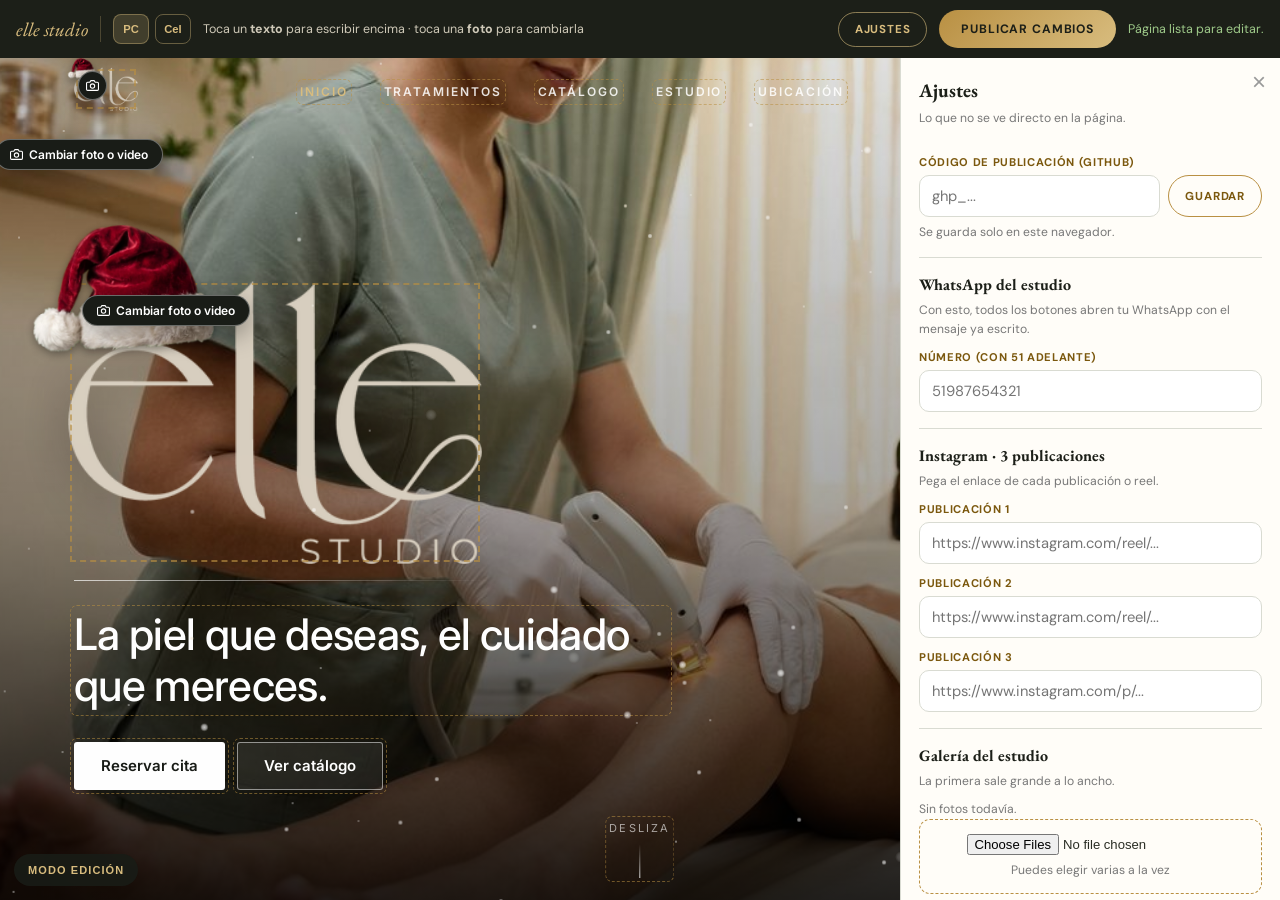
<file: editor.html>
<!DOCTYPE html>
<html lang="es">
<head>
<meta charset="utf-8"/>
<meta content="width=device-width, initial-scale=1.0" name="viewport"/>
<title>Editor visual · elle studio</title>
<meta name="robots" content="noindex"/>
<link rel="icon" href="data:image/svg+xml,<svg xmlns='http://www.w3.org/2000/svg' viewBox='0 0 100 100'><rect width='100' height='100' rx='22' fill='%231c1f18'/><text x='50' y='68' text-anchor='middle' font-family='Georgia,serif' font-size='52' fill='%23e8e0cc'>e</text></svg>"/>
<link href="https://fonts.googleapis.com/css2?family=DM+Sans:wght@400;500;600;700&family=EB+Garamond:ital,wght@0,400;1,500&display=swap" rel="stylesheet"/>
<style>
  :root{ --tinta:#1c1f18; --crema:#f6f1e7; --oro:#b99043; --oro2:#d8bc7e; --borde:#d9dbd2; }
  *{margin:0;padding:0;box-sizing:border-box}
  html,body{height:100%}
  body{font-family:'DM Sans',sans-serif;background:#2a2d24;color:#2a2d24;display:flex;flex-direction:column;overflow:hidden}

  .barra-top{background:var(--tinta);color:#e8e0cc;padding:10px 16px;display:flex;align-items:center;gap:12px;flex-wrap:wrap;flex-shrink:0;z-index:10}
  .barra-top .marca{font-family:'EB Garamond',serif;font-style:italic;font-size:1.2rem;color:var(--oro2);white-space:nowrap}
  .barra-top .sep{width:1px;height:26px;background:rgba(216,188,126,.25)}
  .pista{font-size:.78rem;color:#cfc9b8;flex:1;min-width:170px}
  .btn{border:none;cursor:pointer;border-radius:999px;font-family:'DM Sans',sans-serif;font-weight:700;letter-spacing:.07em;text-transform:uppercase;white-space:nowrap}
  .btn-oro{background:linear-gradient(135deg,var(--oro),var(--oro2));color:#1c1f18;padding:11px 22px;font-size:.76rem}
  .btn-borde{background:transparent;border:1.3px solid rgba(216,188,126,.6);color:var(--oro2);padding:9px 16px;font-size:.72rem}
  #estado{font-size:.78rem;color:#cfc9b8;min-width:110px}
  .ok{color:#9fca8a !important}.error{color:#e08f7c !important}

  .lienzo-wrap{flex:1;position:relative;background:#3a3f33;overflow:hidden;display:flex;justify-content:center}
  iframe#lienzo{width:100%;height:100%;border:0;background:#f8faf1;display:block}
  .tamanos{display:flex;gap:6px}
  .tam{width:36px;height:30px;border-radius:8px;border:1.2px solid rgba(216,188,126,.4);background:transparent;color:var(--oro2);cursor:pointer;font-size:.7rem;font-weight:600}
  .tam.activo{background:rgba(216,188,126,.2)}
  .lienzo-wrap.movil iframe#lienzo{width:390px;box-shadow:0 0 0 8px #23261f}

  .panel{position:absolute;top:0;right:0;bottom:0;width:min(380px,92vw);background:#fffdf8;border-left:1px solid var(--borde);overflow-y:auto;transform:translateX(100%);transition:transform .25s;z-index:20;padding:20px 18px 50px}
  .panel.abierto{transform:translateX(0)}
  .panel h2{font-family:'EB Garamond',serif;font-size:1.2rem;color:var(--tinta);margin-bottom:6px}
  .panel .cerrar{position:absolute;top:12px;right:14px;background:none;border:none;font-size:1.5rem;color:#999;cursor:pointer;line-height:1}
  .grupo{border-top:1px solid var(--borde);padding:16px 0}
  .grupo:first-of-type{border-top:none}
  label{display:block;font-size:.7rem;font-weight:700;letter-spacing:.06em;text-transform:uppercase;color:#7b580e;margin:12px 0 6px}
  input[type=text],input[type=password]{width:100%;padding:10px 12px;border:1px solid var(--borde);border-radius:10px;font-size:.92rem;font-family:'DM Sans',sans-serif;background:#fff}
  .nota{font-size:.76rem;color:#777;line-height:1.5}
  .gal-item{display:flex;gap:8px;align-items:center;background:#fff;border:1px solid var(--borde);border-radius:10px;padding:8px;margin-bottom:8px}
  .gal-item img{width:60px;height:46px;object-fit:cover;border-radius:6px;flex-shrink:0;background:#eee}
  .gal-item input{flex:1;min-width:0;padding:7px 9px;border:1px solid var(--borde);border-radius:8px;font-size:.85rem;font-family:'DM Sans',sans-serif}
  .mini{width:28px;height:28px;border-radius:7px;border:1px solid var(--borde);background:#fff;cursor:pointer;color:#7b580e;flex-shrink:0}
  .mini.rojo{border-color:#d99;color:#c0392b}
  .agregar{border:1.5px dashed var(--oro);border-radius:11px;padding:14px;text-align:center;background:#fffdf8;font-size:.82rem}
  @media (max-width:700px){ .pista{display:none} }
</style>
</head>
<body>

<div class="barra-top">
  <span class="marca">elle studio</span>
  <span class="sep"></span>
  <div class="tamanos">
    <button class="tam activo" id="tamPc" onclick="verTamano('pc')">PC</button>
    <button class="tam" id="tamCel" onclick="verTamano('cel')">Cel</button>
  </div>
  <span class="pista">Toca un <b>texto</b> para escribir encima · toca una <b>foto</b> para cambiarla</span>
  <button class="btn btn-borde" onclick="abrirPanel()">Ajustes</button>
  <button class="btn btn-oro" id="btnPublicar" onclick="publicar()">Publicar cambios</button>
  <span id="estado"></span>
</div>

<div class="lienzo-wrap" id="lienzoWrap">
  <iframe id="lienzo"></iframe>

  <div class="panel" id="panel">
    <button class="cerrar" onclick="cerrarPanel()">×</button>
    <h2>Ajustes</h2>
    <p class="nota">Lo que no se ve directo en la página.</p>

    <div class="grupo">
      <label>Código de publicación (GitHub)</label>
      <div style="display:flex;gap:8px;">
        <input type="password" id="token" placeholder="ghp_..." style="flex:1;"/>
        <button class="btn btn-borde" style="border-color:var(--oro);color:#7b580e;" onclick="guardarToken()">Guardar</button>
      </div>
      <p class="nota" style="margin-top:6px;">Se guarda solo en este navegador.</p>
    </div>

    <div class="grupo">
      <h2 style="font-size:1rem;">WhatsApp del estudio</h2>
      <p class="nota">Con esto, todos los botones abren tu WhatsApp con el mensaje ya escrito.</p>
      <label>Número (con 51 adelante)</label>
      <input type="text" id="cfgWhatsapp" placeholder="51987654321"/>
    </div>

    <div class="grupo">
      <h2 style="font-size:1rem;">Instagram · 3 publicaciones</h2>
      <p class="nota">Pega el enlace de cada publicación o reel.</p>
      <label>Publicación 1</label><input type="text" id="cfgReel1" placeholder="https://www.instagram.com/reel/..."/>
      <label>Publicación 2</label><input type="text" id="cfgReel2" placeholder="https://www.instagram.com/reel/..."/>
      <label>Publicación 3</label><input type="text" id="cfgReel3" placeholder="https://www.instagram.com/p/..."/>
    </div>

    <div class="grupo">
      <h2 style="font-size:1rem;">Galería del estudio</h2>
      <p class="nota">La primera sale grande a lo ancho.</p>
      <div id="galLista" style="margin-top:10px;"></div>
      <div class="agregar">
        <input type="file" accept="image/*" multiple onchange="agregarGaleria(this)" style="font-size:.82rem;"/>
        <div class="nota" style="margin-top:6px;">Puedes elegir varias a la vez</div>
      </div>
    </div>
  </div>
</div>

<input type="file" id="selectorFoto" accept="image/*" style="display:none"/>

<script>
var REPO='ellestudiolr-dot/Ellestudio-web';
var imgsNuevas={};
var galeria=[];
var contenidoSha=null;
var claveFotoActual=null;
var doc=null;
// El lienzo siempre carga la version mas reciente (sin cache)
document.getElementById('lienzo').src='index.html?editar=1&t='+Date.now();

function token(){ return localStorage.getItem('elle_editor_token')||''; }
function guardarToken(){
  var t=document.getElementById('token').value.trim();
  if(t && t.indexOf('•')<0){ localStorage.setItem('elle_editor_token', t); estado('Código guardado.','ok'); cargarContenido(); }
}
function estado(m,c){ var e=document.getElementById('estado'); e.textContent=m; e.className=c||''; }
function gh(ruta,opts){
  opts=opts||{};
  opts.headers=Object.assign({'Authorization':'token '+token(),'Accept':'application/vnd.github+json'}, opts.headers||{});
  return fetch('https://api.github.com/repos/'+REPO+'/'+ruta, opts);
}
function abrirPanel(){ document.getElementById('panel').classList.add('abierto'); }
function cerrarPanel(){ document.getElementById('panel').classList.remove('abierto'); }
function verTamano(t){
  document.getElementById('lienzoWrap').classList.toggle('movil', t==='cel');
  document.getElementById('tamPc').classList.toggle('activo', t==='pc');
  document.getElementById('tamCel').classList.toggle('activo', t==='cel');
}

// ===== Preparar la página real para editar =====
document.getElementById('lienzo').addEventListener('load', function(){
  try{ doc=document.getElementById('lienzo').contentDocument; }catch(e){ estado('No se pudo abrir la página.','error'); return; }
  if(!doc) return;

  var st=doc.createElement('style');
  st.textContent=''
    +'[data-edit]{outline:1.5px dashed rgba(185,144,67,.55);outline-offset:3px;cursor:text;}'
    +'[data-edit]:hover{background:rgba(216,188,126,.16);}'
    +'[data-edit]:focus{outline:2px solid #B99043;background:rgba(216,188,126,.10);}'
    +'[data-edit-img]{outline:2px dashed rgba(185,144,67,.65);outline-offset:-4px;cursor:pointer;}'
    +'[data-edit-img]:hover{filter:brightness(.8);}'
    +'.aviso-edicion{position:fixed;bottom:14px;left:14px;z-index:99999;background:rgba(25,28,23,.9);color:#D8BC7E;'
    +'font-family:"DM Sans",sans-serif;font-size:11px;font-weight:700;letter-spacing:.1em;text-transform:uppercase;'
    +'padding:8px 14px;border-radius:999px;pointer-events:none;}';
  doc.head.appendChild(st);

  var aviso=doc.createElement('div');
  aviso.className='aviso-edicion';
  aviso.textContent='Modo edición';
  doc.body.appendChild(aviso);

  preparar();
  estado('Página lista para editar.','ok');
});

// Marca textos e imágenes como editables (se puede repetir al cambiar de vista)
function preparar(){
  if(!doc) return;
  doc.querySelectorAll('[data-edit]').forEach(function(el){
    if(el._listo) return; el._listo=true;
    el.setAttribute('contenteditable','true');
    el.setAttribute('spellcheck','false');
    el.addEventListener('keydown', function(ev){ if(ev.key==='Enter'){ ev.preventDefault(); el.blur(); } });
    el.addEventListener('blur', function(){ estado('Cambio listo (falta publicar).'); });
  });
  doc.querySelectorAll('[data-edit-img]').forEach(function(img){
    if(img._listo) return; img._listo=true;
    img.addEventListener('click', function(ev){
      ev.preventDefault(); ev.stopPropagation();
      claveFotoActual=img.getAttribute('data-edit-img');
      document.getElementById('selectorFoto').click();
    }, true);
  });
}
// Al navegar dentro de la página (vistas), volver a preparar lo nuevo
setInterval(preparar, 1200);

document.getElementById('selectorFoto').addEventListener('change', function(){
  var f=this.files && this.files[0];
  this.value='';
  if(!f || !claveFotoActual) return;
  if(f.size > 4*1024*1024){ estado('La foto pesa más de 4 MB.','error'); return; }
  var lector=new FileReader();
  lector.onload=function(){
    imgsNuevas[claveFotoActual]={ b64:lector.result.split(',')[1], ext:(f.name.split('.').pop()||'jpg').toLowerCase().replace('jpeg','jpg') };
    if(doc) doc.querySelectorAll('[data-edit-img="'+claveFotoActual+'"]').forEach(function(i){ i.src=lector.result; });
    estado('Foto cambiada (falta publicar).','ok');
  };
  lector.readAsDataURL(f);
});

// ===== Galería =====
function pintarGal(){
  var c=document.getElementById('galLista');
  if(!galeria.length){ c.innerHTML='<p class="nota">Sin fotos todavía.</p>'; return; }
  c.innerHTML=galeria.map(function(f,i){
    var vista=f.src || ('data:image/'+(f.ext||'jpeg')+';base64,'+f.b64);
    return '<div class="gal-item"><img src="'+vista+'"/>'
      +'<input type="text" value="'+(f.pie||'').replace(/"/g,'&quot;')+'" placeholder="Nombre" oninput="galPie('+i+',this.value)"/>'
      +'<button class="mini" onclick="galMover('+i+',-1)">↑</button>'
      +'<button class="mini" onclick="galMover('+i+',1)">↓</button>'
      +'<button class="mini rojo" onclick="galQuitar('+i+')">×</button></div>';
  }).join('');
}
function galPie(i,v){ if(galeria[i]) galeria[i].pie=v; }
function galQuitar(i){ galeria.splice(i,1); pintarGal(); }
function galMover(i,d){ var j=i+d; if(j<0||j>=galeria.length) return; var t=galeria[i]; galeria[i]=galeria[j]; galeria[j]=t; pintarGal(); }
function agregarGaleria(input){
  var files=[].slice.call(input.files||[]);
  if(!files.length) return;
  var pend=files.length;
  files.forEach(function(f){
    if(f.size>4*1024*1024){ estado('Una foto pesa más de 4 MB y se omitió.','error'); if(--pend===0){input.value='';pintarGal();} return; }
    var l=new FileReader();
    l.onload=function(){
      galeria.push({ b64:l.result.split(',')[1], ext:(f.name.split('.').pop()||'jpg').toLowerCase().replace('jpeg','jpg'), pie:'' });
      if(--pend===0){ input.value=''; pintarGal(); estado('Fotos listas (falta publicar).','ok'); }
    };
    l.readAsDataURL(f);
  });
}

// ===== Cargar lo guardado =====
function cargarContenido(){
  if(!token()) return;
  gh('contents/contenido.json').then(function(r){ return r.ok? r.json(): null; }).then(function(d){
    if(!d) return;
    contenidoSha=d.sha;
    var c={};
    try{ c=JSON.parse(decodeURIComponent(escape(atob(d.content.replace(/\n/g,''))))); }catch(e){}
    document.getElementById('cfgWhatsapp').value=c.whatsapp||'';
    (c.instagram_reels||[]).forEach(function(u,i){ var el=document.getElementById('cfgReel'+(i+1)); if(el) el.value=u; });
    galeria=(c.galeria||[]).map(function(f){ return (typeof f==='string')?{src:f,pie:''}:{src:f.src,pie:f.pie||''}; });
    pintarGal();
  }).catch(function(){ estado('No se pudo cargar (revisa el código).','error'); });
}

// ===== Publicar =====
async function publicar(){
  if(!token()){ abrirPanel(); estado('Primero guarda tu código.','error'); return; }
  var btn=document.getElementById('btnPublicar');
  btn.disabled=true; btn.textContent='Publicando...';
  try{
    var contenido={};

    if(doc){
      doc.querySelectorAll('[data-edit]').forEach(function(el){
        var v=(el.innerText||'').replace(/ /g,' ').trim();
        if(v) contenido[el.getAttribute('data-edit')]=v;
      });
    }

    for(var clave in imgsNuevas){
      var img=imgsNuevas[clave];
      var ruta='img/custom/'+clave+'-'+Date.now()+'.'+img.ext;
      var r=await gh('contents/'+ruta,{method:'PUT',body:JSON.stringify({message:'Foto nueva desde el editor: '+clave, content:img.b64})});
      if(!r.ok) throw new Error('foto '+clave);
      contenido[clave]=ruta;
    }

    for(var gi=0; gi<galeria.length; gi++){
      var g=galeria[gi];
      if(g.b64){
        var rutaG='img/custom/galeria-'+Date.now()+'-'+gi+'.'+g.ext;
        var rg=await gh('contents/'+rutaG,{method:'PUT',body:JSON.stringify({message:'Foto de galería desde el editor', content:g.b64})});
        if(!rg.ok) throw new Error('galería '+(gi+1));
        g.src=rutaG; delete g.b64; delete g.ext;
      }
    }
    if(galeria.length) contenido.galeria=galeria.map(function(g){ return {src:g.src, pie:g.pie||''}; });

    var wa=document.getElementById('cfgWhatsapp').value.replace(/\D/g,'');
    if(wa) contenido.whatsapp=wa;
    var reels=['cfgReel1','cfgReel2','cfgReel3'].map(function(id){ return document.getElementById(id).value.trim(); }).filter(Boolean);
    if(reels.length) contenido.instagram_reels=reels;

    // Conservar fotos personalizadas que no se tocaron en esta sesión
    var rc=await gh('contents/contenido.json');
    if(rc.ok){
      var dj=await rc.json(); contenidoSha=dj.sha;
      var actual={};
      try{ actual=JSON.parse(decodeURIComponent(escape(atob(dj.content.replace(/\n/g,''))))); }catch(e){}
      Object.keys(actual).forEach(function(k){
        var esFoto = (k.indexOf('foto')===0) || (k.indexOf('equipo')===0) || (k==='hero_foto');
        if(esFoto && !contenido[k]) contenido[k]=actual[k];
      });
    }

    var cuerpo={ message:'Contenido actualizado desde el editor visual', content: btoa(unescape(encodeURIComponent(JSON.stringify(contenido,null,2)))) };
    if(contenidoSha) cuerpo.sha=contenidoSha;
    var r2=await gh('contents/contenido.json',{method:'PUT',body:JSON.stringify(cuerpo)});
    if(!r2.ok) throw new Error('contenido');
    var dj2=await r2.json(); contenidoSha=dj2.content && dj2.content.sha;
    imgsNuevas={};
    pintarGal();
    estado('Publicado. En 1-2 minutos se ve en la página.','ok');
  }catch(e){
    estado('No se pudo publicar ('+e.message+').','error');
  }
  btn.disabled=false; btn.textContent='Publicar cambios';
}

pintarGal();
if(token()){ document.getElementById('token').value='••••••••••'; cargarContenido(); }
else { abrirPanel(); estado('Pon tu código para empezar.'); }
</script>
</body>
</html>
</file>
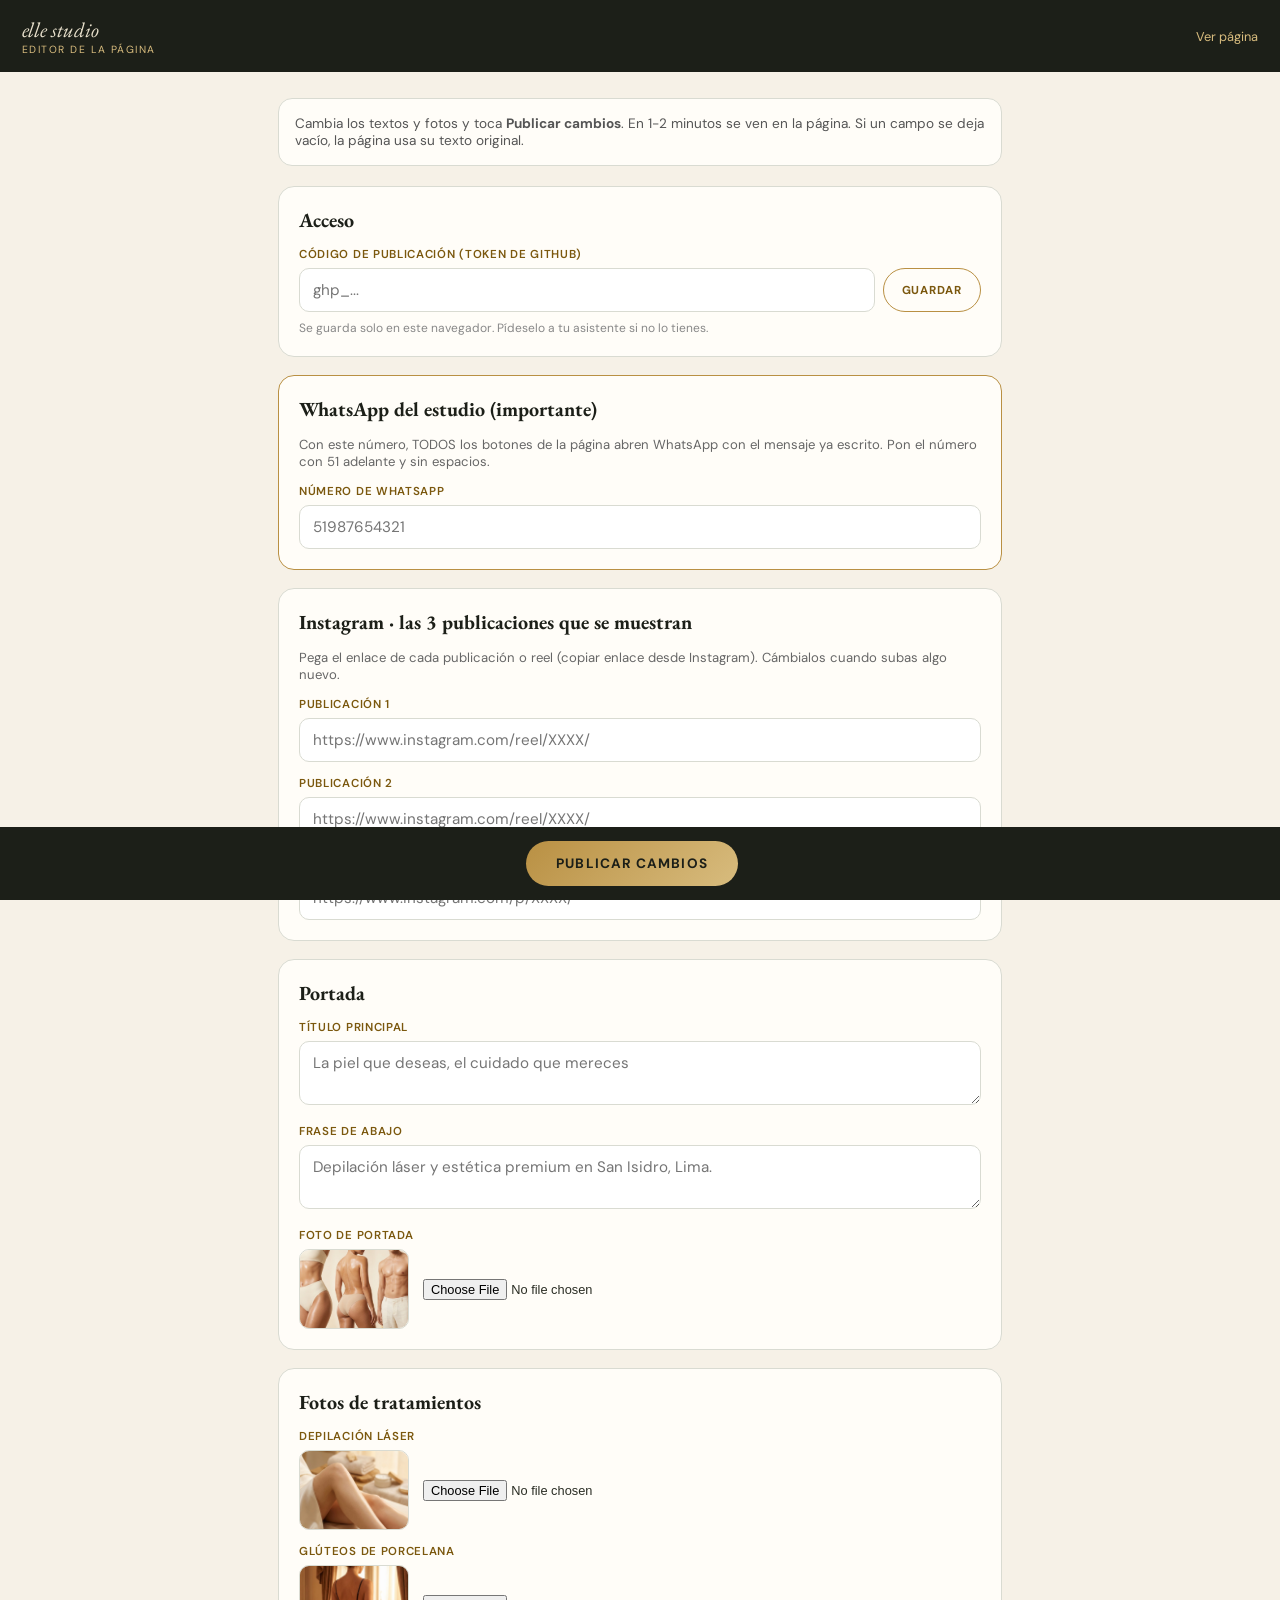
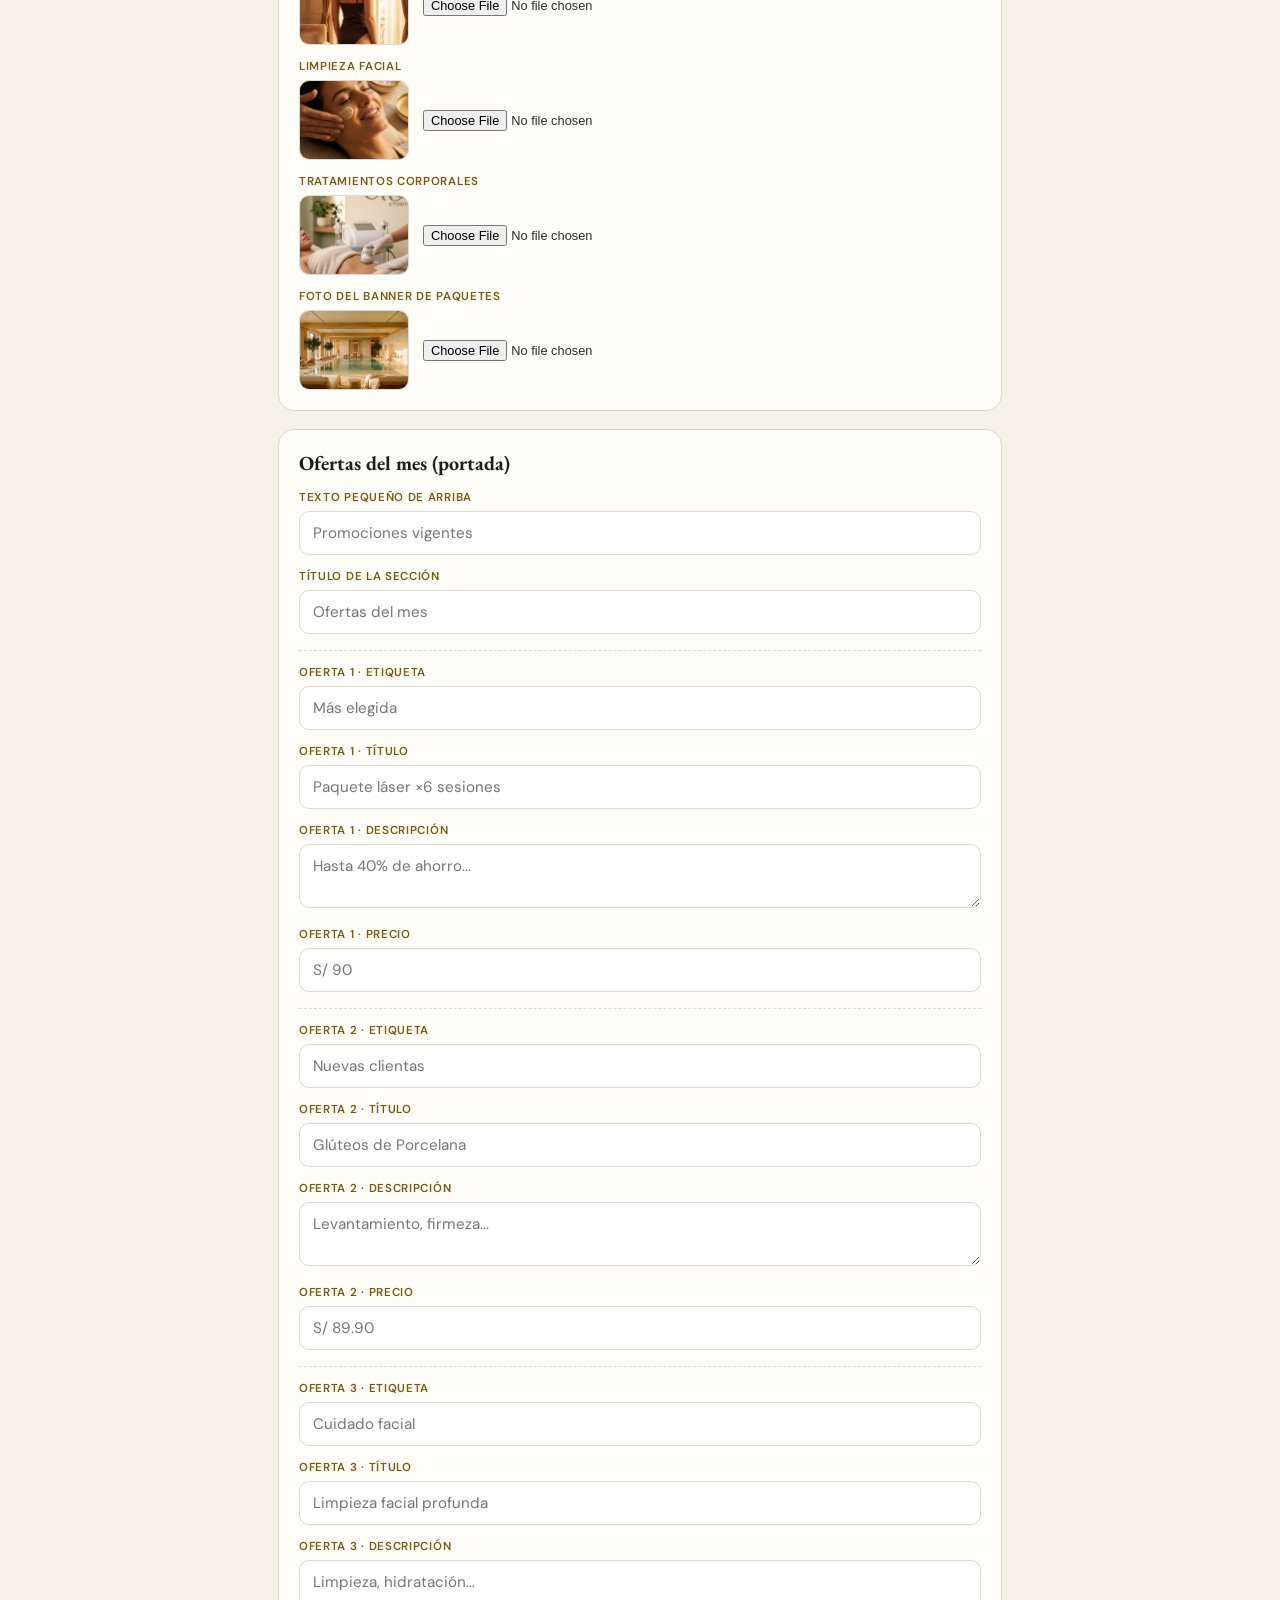
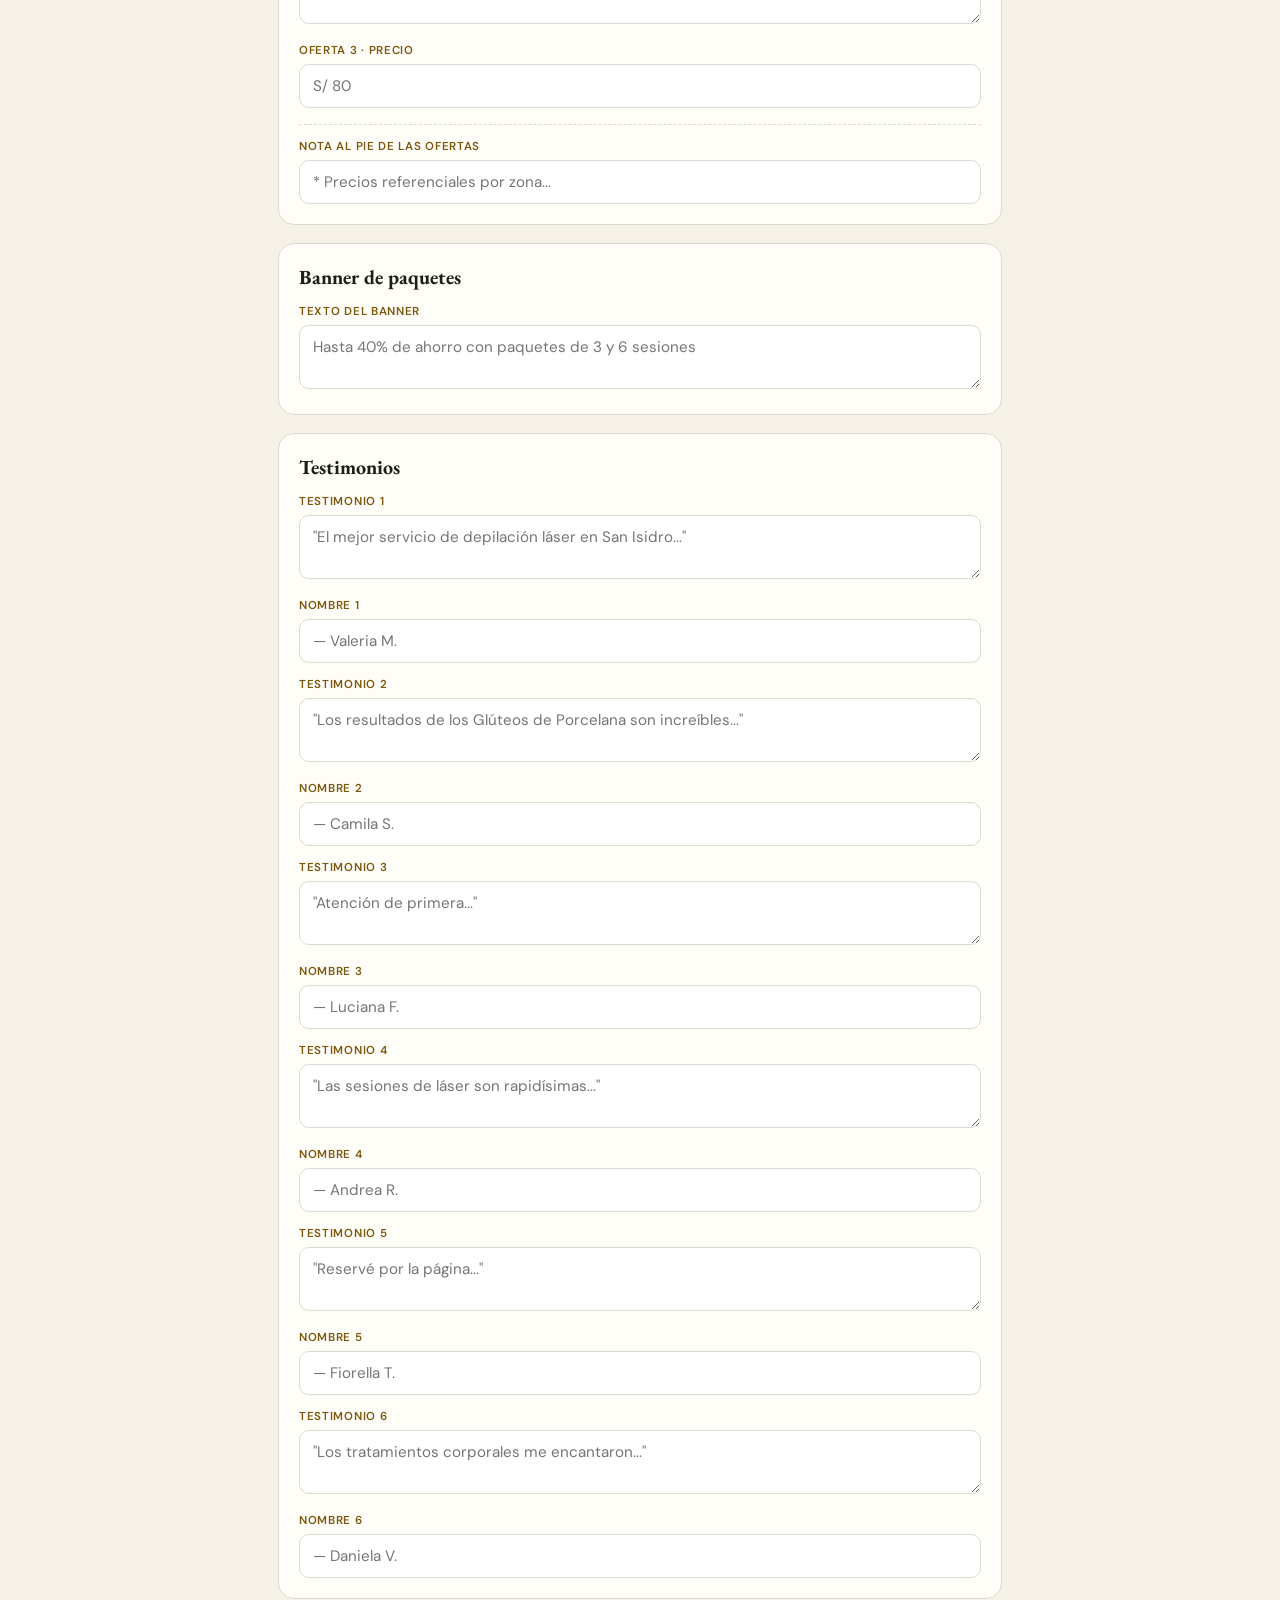
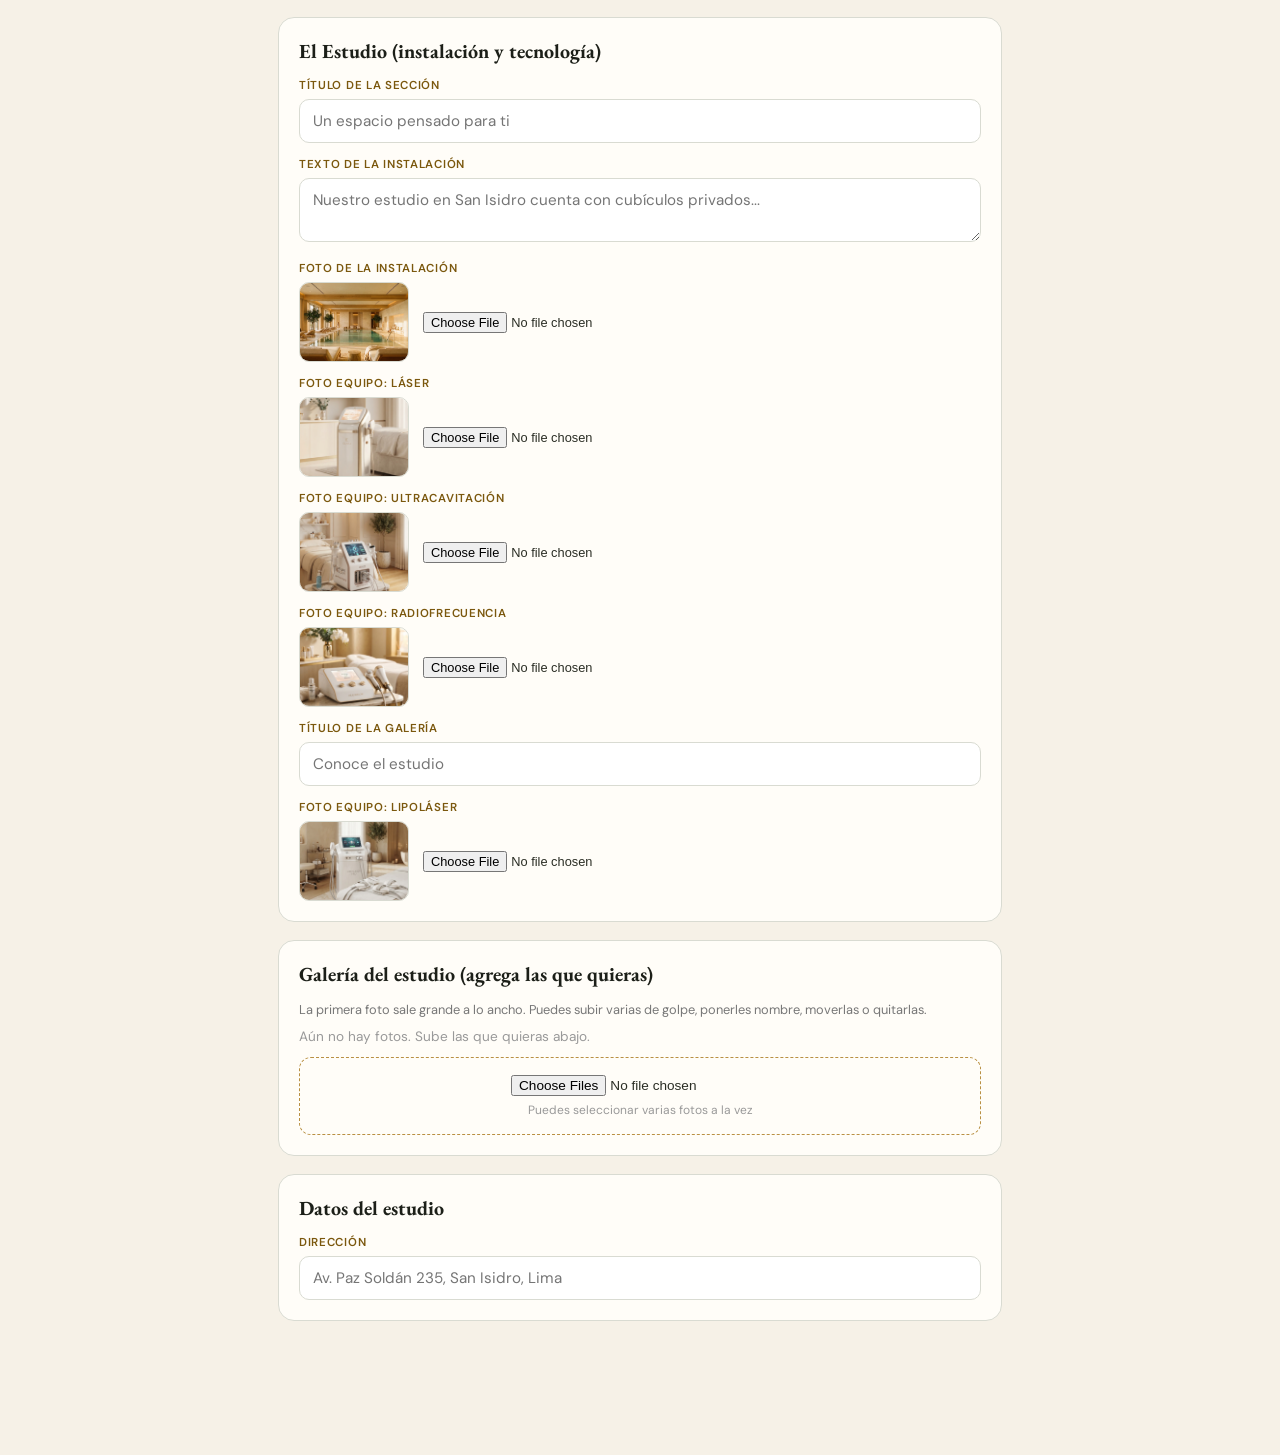
<file: editor_campos.html>
<!DOCTYPE html>
<html lang="es">
<head>
<meta charset="utf-8"/>
<meta content="width=device-width, initial-scale=1.0" name="viewport"/>
<title>Editor · elle studio</title>
<meta name="robots" content="noindex"/>
<link rel="icon" href="data:image/svg+xml,<svg xmlns='http://www.w3.org/2000/svg' viewBox='0 0 100 100'><rect width='100' height='100' rx='22' fill='%231c1f18'/><text x='50' y='68' text-anchor='middle' font-family='Georgia,serif' font-size='52' fill='%23e8e0cc'>e</text></svg>"/>
<link href="https://fonts.googleapis.com/css2?family=DM+Sans:wght@400;500;600&family=EB+Garamond:ital,wght@0,400;0,500;1,500&display=swap" rel="stylesheet"/>
<style>
  :root{ --tinta:#1c1f18; --crema:#f6f1e7; --oro:#b99043; --oro2:#d8bc7e; --borde:#d9dbd2; }
  *{margin:0;padding:0;box-sizing:border-box}
  body{font-family:'DM Sans',sans-serif;background:var(--crema);color:#2a2d24;padding-bottom:90px}
  header{background:var(--tinta);color:#e8e0cc;padding:16px 22px;display:flex;align-items:center;justify-content:space-between;position:sticky;top:0;z-index:10}
  header .t{font-family:'EB Garamond',serif;font-style:italic;font-size:1.3rem}
  header .s{font-size:.65rem;letter-spacing:.14em;text-transform:uppercase;color:var(--oro2)}
  main{max-width:760px;margin:0 auto;padding:26px 18px}
  .aviso{background:#fffdf8;border:1px solid var(--borde);border-radius:14px;padding:16px;font-size:.85rem;margin-bottom:20px;color:#555}
  .grupo{background:#fffdf8;border:1px solid var(--borde);border-radius:16px;padding:20px;margin-bottom:18px}
  .grupo h2{font-family:'EB Garamond',serif;font-size:1.25rem;color:var(--tinta);margin-bottom:14px}
  label{display:block;font-size:.72rem;font-weight:600;letter-spacing:.06em;text-transform:uppercase;color:#7b580e;margin:14px 0 6px}
  textarea, input[type=text], input[type=password]{width:100%;padding:11px 13px;border:1px solid var(--borde);border-radius:10px;font-size:.95rem;font-family:'DM Sans',sans-serif;background:#fff}
  textarea{resize:vertical;min-height:58px}
  .img-fila{display:flex;gap:14px;align-items:center;margin-top:6px}
  .img-fila img{width:110px;height:80px;object-fit:cover;border-radius:10px;border:1px solid var(--borde);background:#eee}
  .img-fila input[type=file]{font-size:.8rem}
  .btn{border:none;cursor:pointer;border-radius:999px;font-family:'DM Sans',sans-serif;font-weight:700;letter-spacing:.08em;text-transform:uppercase}
  .btn-oro{background:linear-gradient(135deg,var(--oro),var(--oro2));color:#1c1f18;padding:14px 30px;font-size:.85rem}
  .btn-borde{background:transparent;border:1.4px solid var(--oro);color:#7b580e;padding:9px 18px;font-size:.72rem}
  .barra{position:fixed;bottom:0;left:0;right:0;background:var(--tinta);padding:14px 18px;display:flex;align-items:center;justify-content:center;gap:16px;z-index:20}
  #estado{font-size:.85rem;color:#cfc9b8;min-height:20px;text-align:center}
  .ok{color:#9fca8a !important}.error{color:#e08f7c !important}
  .token-caja{display:flex;gap:8px}
  .token-caja input{flex:1}
  .gal-lista{display:flex;flex-direction:column;gap:10px;margin-top:10px}
  .gal-item{display:flex;gap:12px;align-items:center;background:#fff;border:1px solid var(--borde);border-radius:12px;padding:10px}
  .gal-item img{width:84px;height:62px;object-fit:cover;border-radius:8px;flex-shrink:0;background:#eee}
  .gal-item input{flex:1;padding:9px 11px;border:1px solid var(--borde);border-radius:9px;font-size:.9rem;font-family:'DM Sans',sans-serif}
  .gal-btns{display:flex;gap:5px;flex-shrink:0}
  .mini{width:32px;height:32px;border-radius:8px;border:1px solid var(--borde);background:#fff;cursor:pointer;font-size:.95rem;line-height:1;color:#7b580e}
  .mini.rojo{border-color:#d99;color:#c0392b}
  .agregar{border:1.6px dashed var(--oro);border-radius:12px;padding:16px;text-align:center;margin-top:12px;background:#fffdf8}
  .agregar input[type=file]{font-size:.85rem}
</style>
</head>
<body>
<header>
  <div><span class="t">elle studio</span><span class="s" style="display:block;">Editor de la página</span></div>
  <a href="index.html" style="color:#d8bc7e;font-size:.8rem;text-decoration:none;">Ver página</a>
</header>
<main>
  <div class="aviso">
    Cambia los textos y fotos y toca <b>Publicar cambios</b>. En 1-2 minutos se ven en la página.
    Si un campo se deja vacío, la página usa su texto original.
  </div>

  <div class="grupo">
    <h2>Acceso</h2>
    <label>Código de publicación (token de GitHub)</label>
    <div class="token-caja">
      <input type="password" id="token" placeholder="ghp_..."/>
      <button class="btn btn-borde" onclick="guardarToken()">Guardar</button>
    </div>
    <div style="font-size:.75rem;color:#888;margin-top:8px;">Se guarda solo en este navegador. Pídeselo a tu asistente si no lo tienes.</div>
  </div>

  <div class="grupo" style="border-color:#B99043;border-width:1.6px;">
    <h2>WhatsApp del estudio (importante)</h2>
    <div style="font-size:.82rem;color:#666;margin-bottom:4px;">Con este número, TODOS los botones de la página abren WhatsApp con el mensaje ya escrito. Pon el número con 51 adelante y sin espacios.</div>
    <label>Número de WhatsApp</label><input type="text" id="c-whatsapp" placeholder="51987654321"/>
  </div>

  <div class="grupo">
    <h2>Instagram · las 3 publicaciones que se muestran</h2>
    <div style="font-size:.82rem;color:#666;margin-bottom:4px;">Pega el enlace de cada publicación o reel (copiar enlace desde Instagram). Cámbialos cuando subas algo nuevo.</div>
    <label>Publicación 1</label><input type="text" id="c-reel1" placeholder="https://www.instagram.com/reel/XXXX/"/>
    <label>Publicación 2</label><input type="text" id="c-reel2" placeholder="https://www.instagram.com/reel/XXXX/"/>
    <label>Publicación 3</label><input type="text" id="c-reel3" placeholder="https://www.instagram.com/p/XXXX/"/>
  </div>

  <div class="grupo">
    <h2>Portada</h2>
    <label>Título principal</label><textarea id="c-hero_titulo" placeholder="La piel que deseas, el cuidado que mereces"></textarea>
    <label>Frase de abajo</label><textarea id="c-hero_sub" placeholder="Depilación láser y estética premium en San Isidro, Lima."></textarea>
    <label>Foto de portada</label>
    <div class="img-fila"><img id="v-hero_foto" src="img/hero-modelo.jpg"/><input type="file" accept="image/*" onchange="cargarImg(this,'hero_foto')"/></div>
  </div>

  <div class="grupo">
    <h2>Fotos de tratamientos</h2>
    <label>Depilación Láser</label>
    <div class="img-fila"><img id="v-foto_laser" src="img/laser-piernas.jpg"/><input type="file" accept="image/*" onchange="cargarImg(this,'foto_laser')"/></div>
    <label>Glúteos De Porcelana</label>
    <div class="img-fila"><img id="v-foto_gluteos" src="img/gluteos.jpg"/><input type="file" accept="image/*" onchange="cargarImg(this,'foto_gluteos')"/></div>
    <label>Limpieza Facial</label>
    <div class="img-fila"><img id="v-foto_facial" src="img/facial.jpg"/><input type="file" accept="image/*" onchange="cargarImg(this,'foto_facial')"/></div>
    <label>Tratamientos Corporales</label>
    <div class="img-fila"><img id="v-foto_corporal" src="img/corporal.jpg"/><input type="file" accept="image/*" onchange="cargarImg(this,'foto_corporal')"/></div>
    <label>Foto del banner de paquetes</label>
    <div class="img-fila"><img id="v-foto_banner" src="img/spa-ambiente.jpg"/><input type="file" accept="image/*" onchange="cargarImg(this,'foto_banner')"/></div>
  </div>

  <div class="grupo">
    <h2>Ofertas del mes (portada)</h2>
    <label>Texto pequeño de arriba</label><input type="text" id="c-ofertas_kicker" placeholder="Promociones vigentes"/>
    <label>Título de la sección</label><input type="text" id="c-ofertas_titulo" placeholder="Ofertas del mes"/>
    <div style="border-top:1px dashed var(--borde);margin:16px 0 4px;"></div>
    <label>Oferta 1 · etiqueta</label><input type="text" id="c-oferta1_etiqueta" placeholder="Más elegida"/>
    <label>Oferta 1 · título</label><input type="text" id="c-oferta1_titulo" placeholder="Paquete láser ×6 sesiones"/>
    <label>Oferta 1 · descripción</label><textarea id="c-oferta1_texto" placeholder="Hasta 40% de ahorro..."></textarea>
    <label>Oferta 1 · precio</label><input type="text" id="c-oferta1_precio" placeholder="S/ 90"/>
    <div style="border-top:1px dashed var(--borde);margin:16px 0 4px;"></div>
    <label>Oferta 2 · etiqueta</label><input type="text" id="c-oferta2_etiqueta" placeholder="Nuevas clientas"/>
    <label>Oferta 2 · título</label><input type="text" id="c-oferta2_titulo" placeholder="Glúteos de Porcelana"/>
    <label>Oferta 2 · descripción</label><textarea id="c-oferta2_texto" placeholder="Levantamiento, firmeza..."></textarea>
    <label>Oferta 2 · precio</label><input type="text" id="c-oferta2_precio" placeholder="S/ 89.90"/>
    <div style="border-top:1px dashed var(--borde);margin:16px 0 4px;"></div>
    <label>Oferta 3 · etiqueta</label><input type="text" id="c-oferta3_etiqueta" placeholder="Cuidado facial"/>
    <label>Oferta 3 · título</label><input type="text" id="c-oferta3_titulo" placeholder="Limpieza facial profunda"/>
    <label>Oferta 3 · descripción</label><textarea id="c-oferta3_texto" placeholder="Limpieza, hidratación..."></textarea>
    <label>Oferta 3 · precio</label><input type="text" id="c-oferta3_precio" placeholder="S/ 80"/>
    <div style="border-top:1px dashed var(--borde);margin:16px 0 4px;"></div>
    <label>Nota al pie de las ofertas</label><input type="text" id="c-ofertas_nota" placeholder="* Precios referenciales por zona..."/>
  </div>

  <div class="grupo">
    <h2>Banner de paquetes</h2>
    <label>Texto del banner</label><textarea id="c-banner_titulo" placeholder="Hasta 40% de ahorro con paquetes de 3 y 6 sesiones"></textarea>
  </div>

  <div class="grupo">
    <h2>Testimonios</h2>
    <label>Testimonio 1</label><textarea id="c-t1_frase" placeholder='"El mejor servicio de depilación láser en San Isidro..."'></textarea>
    <label>Nombre 1</label><input type="text" id="c-t1_nombre" placeholder="— Valeria M."/>
    <label>Testimonio 2</label><textarea id="c-t2_frase" placeholder='"Los resultados de los Glúteos de Porcelana son increíbles..."'></textarea>
    <label>Nombre 2</label><input type="text" id="c-t2_nombre" placeholder="— Camila S."/>
    <label>Testimonio 3</label><textarea id="c-t3_frase" placeholder='"Atención de primera..."'></textarea>
    <label>Nombre 3</label><input type="text" id="c-t3_nombre" placeholder="— Luciana F."/>
    <label>Testimonio 4</label><textarea id="c-t4_frase" placeholder='"Las sesiones de láser son rapidísimas..."'></textarea>
    <label>Nombre 4</label><input type="text" id="c-t4_nombre" placeholder="— Andrea R."/>
    <label>Testimonio 5</label><textarea id="c-t5_frase" placeholder='"Reservé por la página..."'></textarea>
    <label>Nombre 5</label><input type="text" id="c-t5_nombre" placeholder="— Fiorella T."/>
    <label>Testimonio 6</label><textarea id="c-t6_frase" placeholder='"Los tratamientos corporales me encantaron..."'></textarea>
    <label>Nombre 6</label><input type="text" id="c-t6_nombre" placeholder="— Daniela V."/>
  </div>

  <div class="grupo">
    <h2>El Estudio (instalación y tecnología)</h2>
    <label>Título de la sección</label><input type="text" id="c-estudio_titulo" placeholder="Un espacio pensado para ti"/>
    <label>Texto de la instalación</label><textarea id="c-estudio_texto" placeholder="Nuestro estudio en San Isidro cuenta con cubículos privados..."></textarea>
    <label>Foto de la instalación</label>
    <div class="img-fila"><img id="v-foto_estudio" src="img/spa-ambiente.jpg"/><input type="file" accept="image/*" onchange="cargarImg(this,'foto_estudio')"/></div>
    <label>Foto equipo: Láser</label>
    <div class="img-fila"><img id="v-equipo_laser" src="img/equipo-laser.jpg"/><input type="file" accept="image/*" onchange="cargarImg(this,'equipo_laser')"/></div>
    <label>Foto equipo: Ultracavitación</label>
    <div class="img-fila"><img id="v-equipo_cavitacion" src="img/equipo-cavitacion.jpg"/><input type="file" accept="image/*" onchange="cargarImg(this,'equipo_cavitacion')"/></div>
    <label>Foto equipo: Radiofrecuencia</label>
    <div class="img-fila"><img id="v-equipo_radio" src="img/equipo-radiofrecuencia.jpg"/><input type="file" accept="image/*" onchange="cargarImg(this,'equipo_radio')"/></div>
    <label>Título de la galería</label><input type="text" id="c-galeria_titulo" placeholder="Conoce el estudio"/>
    <label>Foto equipo: Lipoláser</label>
    <div class="img-fila"><img id="v-equipo_lipolaser" src="img/equipo-lipolaser.jpg"/><input type="file" accept="image/*" onchange="cargarImg(this,'equipo_lipolaser')"/></div>
  </div>

  <div class="grupo">
    <h2>Galería del estudio (agrega las que quieras)</h2>
    <div style="font-size:.8rem;color:#777;margin-bottom:6px;">La primera foto sale grande a lo ancho. Puedes subir varias de golpe, ponerles nombre, moverlas o quitarlas.</div>
    <div class="gal-lista" id="galLista"></div>
    <div class="agregar">
      <input type="file" accept="image/*" multiple onchange="agregarGaleria(this)"/>
      <div style="font-size:.75rem;color:#999;margin-top:6px;">Puedes seleccionar varias fotos a la vez</div>
    </div>
  </div>

  <div class="grupo">
    <h2>Datos del estudio</h2>
    <label>Dirección</label><input type="text" id="c-direccion" placeholder="Av. Paz Soldán 235, San Isidro, Lima"/>
  </div>
</main>

<div class="barra">
  <button class="btn btn-oro" id="btnPublicar" onclick="publicar()">Publicar cambios</button>
  <div id="estado"></div>
</div>

<script>
var REPO='ellestudiolr-dot/Ellestudio-web';
var CLAVES_TXT=['whatsapp','hero_titulo','hero_sub','banner_titulo','t1_frase','t1_nombre','t2_frase','t2_nombre','t3_frase','t3_nombre','t4_frase','t4_nombre','t5_frase','t5_nombre','t6_frase','t6_nombre','estudio_titulo','estudio_texto','galeria_titulo','direccion',
  'ofertas_kicker','ofertas_titulo','ofertas_nota',
  'oferta1_etiqueta','oferta1_titulo','oferta1_texto','oferta1_precio',
  'oferta2_etiqueta','oferta2_titulo','oferta2_texto','oferta2_precio',
  'oferta3_etiqueta','oferta3_titulo','oferta3_texto','oferta3_precio'];
var CLAVES_IMG=['hero_foto','foto_laser','foto_gluteos','foto_facial','foto_corporal','foto_banner','foto_estudio','equipo_laser','equipo_cavitacion','equipo_radio','equipo_lipolaser'];
var imgsNuevas={};   // clave -> base64 (sin encabezado)
var galeria=[];      // [{src|b64, ext, pie}]
var contenidoSha=null;

function token(){ return localStorage.getItem('elle_editor_token')||''; }
function guardarToken(){
  var t=document.getElementById('token').value.trim();
  if(t){ localStorage.setItem('elle_editor_token', t); estado('Código guardado.', 'ok'); cargar(); }
}
function estado(msg, cls){ var e=document.getElementById('estado'); e.textContent=msg; e.className=cls||''; }

function gh(ruta, opts){
  opts=opts||{};
  opts.headers=Object.assign({'Authorization':'token '+token(),'Accept':'application/vnd.github+json'}, opts.headers||{});
  return fetch('https://api.github.com/repos/'+REPO+'/'+ruta, opts);
}

// Cargar contenido actual
function cargar(){
  if(!token()) return;
  gh('contents/contenido.json').then(function(r){ return r.ok? r.json(): null; }).then(function(d){
    if(!d) return;
    contenidoSha=d.sha;
    var c={};
    try{ c=JSON.parse(decodeURIComponent(escape(atob(d.content.replace(/\n/g,''))))); }catch(e){}
    CLAVES_TXT.forEach(function(k){ var el=document.getElementById('c-'+k); if(el && c[k]) el.value=c[k]; });
    CLAVES_IMG.forEach(function(k){ var v=document.getElementById('v-'+k); if(v && c[k]) v.src=c[k]+'?t='+Date.now(); });
    (c.instagram_reels||[]).forEach(function(u,i){ var el=document.getElementById('c-reel'+(i+1)); if(el) el.value=u; });
    galeria=(c.galeria||[]).map(function(f){ return (typeof f==='string') ? {src:f, pie:''} : {src:f.src, pie:f.pie||''}; });
    pintarGalLista();
    estado('Contenido cargado.', 'ok');
  }).catch(function(){ estado('No se pudo cargar (revisa el código).', 'error'); });
}

// ===== GALERÍA =====
function pintarGalLista(){
  var c=document.getElementById('galLista');
  if(!galeria.length){ c.innerHTML='<div style="font-size:.85rem;color:#999;">Aún no hay fotos. Sube las que quieras abajo.</div>'; return; }
  c.innerHTML=galeria.map(function(f,i){
    var vista=f.src || ('data:image/'+(f.ext||'jpeg')+';base64,'+f.b64);
    return '<div class="gal-item">'
      +'<img src="'+vista+'"/>'
      +'<input type="text" value="'+(f.pie||'').replace(/"/g,'&quot;')+'" placeholder="Nombre (ej. Cabina de faciales)" oninput="galPie('+i+',this.value)"/>'
      +'<div class="gal-btns">'
        +'<button class="mini" onclick="galMover('+i+',-1)" title="Subir">↑</button>'
        +'<button class="mini" onclick="galMover('+i+',1)" title="Bajar">↓</button>'
        +'<button class="mini rojo" onclick="galQuitar('+i+')" title="Quitar">×</button>'
      +'</div></div>';
  }).join('');
}
function galPie(i,v){ if(galeria[i]) galeria[i].pie=v; }
function galQuitar(i){ galeria.splice(i,1); pintarGalLista(); estado('Foto quitada (recuerda publicar).'); }
function galMover(i,d){
  var j=i+d; if(j<0||j>=galeria.length) return;
  var t=galeria[i]; galeria[i]=galeria[j]; galeria[j]=t; pintarGalLista();
}
function agregarGaleria(input){
  var files=[].slice.call(input.files||[]);
  if(!files.length) return;
  var pend=files.length;
  files.forEach(function(f){
    if(f.size > 4*1024*1024){ estado('Una foto pesa más de 4 MB y se omitió.', 'error'); if(--pend===0){input.value='';pintarGalLista();} return; }
    var lector=new FileReader();
    lector.onload=function(){
      galeria.push({ b64: lector.result.split(',')[1], ext:(f.name.split('.').pop()||'jpg').toLowerCase().replace('jpeg','jpg'), pie:'' });
      if(--pend===0){ input.value=''; pintarGalLista(); estado(files.length+' foto(s) listas para publicar.', 'ok'); }
    };
    lector.readAsDataURL(f);
  });
}

function cargarImg(input, clave){
  var f=input.files && input.files[0];
  if(!f) return;
  if(f.size > 4*1024*1024){ estado('La imagen es muy pesada (máx 4 MB).', 'error'); input.value=''; return; }
  var lector=new FileReader();
  lector.onload=function(){
    var b64=lector.result.split(',')[1];
    imgsNuevas[clave]={ b64:b64, ext:(f.name.split('.').pop()||'jpg').toLowerCase().replace('jpeg','jpg') };
    document.getElementById('v-'+clave).src=lector.result;
    estado('Foto lista para publicar.', 'ok');
  };
  lector.readAsDataURL(f);
}

async function publicar(){
  if(!token()){ estado('Primero guarda tu código de publicación.', 'error'); return; }
  var btn=document.getElementById('btnPublicar');
  btn.disabled=true; btn.textContent='Publicando...';
  try{
    var contenido={};
    CLAVES_TXT.forEach(function(k){ var v=document.getElementById('c-'+k).value.trim(); if(v) contenido[k]=v; });

    // 1. Subir imagenes nuevas
    for(var clave in imgsNuevas){
      var img=imgsNuevas[clave];
      var ruta='img/custom/'+clave+'-'+Date.now()+'.'+img.ext;
      var r=await gh('contents/'+ruta, { method:'PUT', body: JSON.stringify({ message:'Foto nueva desde el editor: '+clave, content: img.b64 }) });
      if(!r.ok) throw new Error('foto '+clave);
      contenido[clave]=ruta;
    }
    // Subir fotos nuevas de la galería y armar la lista final
    for(var gi=0; gi<galeria.length; gi++){
      var g=galeria[gi];
      if(g.b64){
        var rutaG='img/custom/galeria-'+Date.now()+'-'+gi+'.'+g.ext;
        var rg=await gh('contents/'+rutaG, { method:'PUT', body: JSON.stringify({ message:'Foto de galería desde el editor', content: g.b64 }) });
        if(!rg.ok) throw new Error('galería '+(gi+1));
        g.src=rutaG; delete g.b64; delete g.ext;
      }
    }
    contenido.galeria = galeria.map(function(g){ return { src:g.src, pie:g.pie||'' }; });
    var reels=['reel1','reel2','reel3'].map(function(id){ var el=document.getElementById('c-'+id); return el?el.value.trim():''; }).filter(Boolean);
    if(reels.length) contenido.instagram_reels = reels;

    // Conservar imagenes ya personalizadas que no se cambiaron ahora
    var actual=null;
    var rc=await gh('contents/contenido.json');
    if(rc.ok){ var dj=await rc.json(); contenidoSha=dj.sha; try{ actual=JSON.parse(decodeURIComponent(escape(atob(dj.content.replace(/\n/g,''))))); }catch(e){} }
    if(actual){ CLAVES_IMG.forEach(function(k){ if(!contenido[k] && actual[k]) contenido[k]=actual[k]; }); }

    // 2. Guardar contenido.json
    var cuerpo={ message:'Contenido actualizado desde el editor', content: btoa(unescape(encodeURIComponent(JSON.stringify(contenido, null, 2)))) };
    if(contenidoSha) cuerpo.sha=contenidoSha;
    var r2=await gh('contents/contenido.json', { method:'PUT', body: JSON.stringify(cuerpo) });
    if(!r2.ok) throw new Error('contenido');
    var dj2=await r2.json(); contenidoSha=dj2.content && dj2.content.sha;
    imgsNuevas={};
    pintarGalLista();
    estado('Publicado. En 1-2 minutos se ve en la página.', 'ok');
  }catch(e){
    estado('No se pudo publicar ('+e.message+'). Revisa tu código o intenta de nuevo.', 'error');
  }
  btn.disabled=false; btn.textContent='Publicar cambios';
}

// Inicio
pintarGalLista();
if(token()){ document.getElementById('token').value='••••••••••'; cargar(); }
</script>
</body>
</html>
</file>
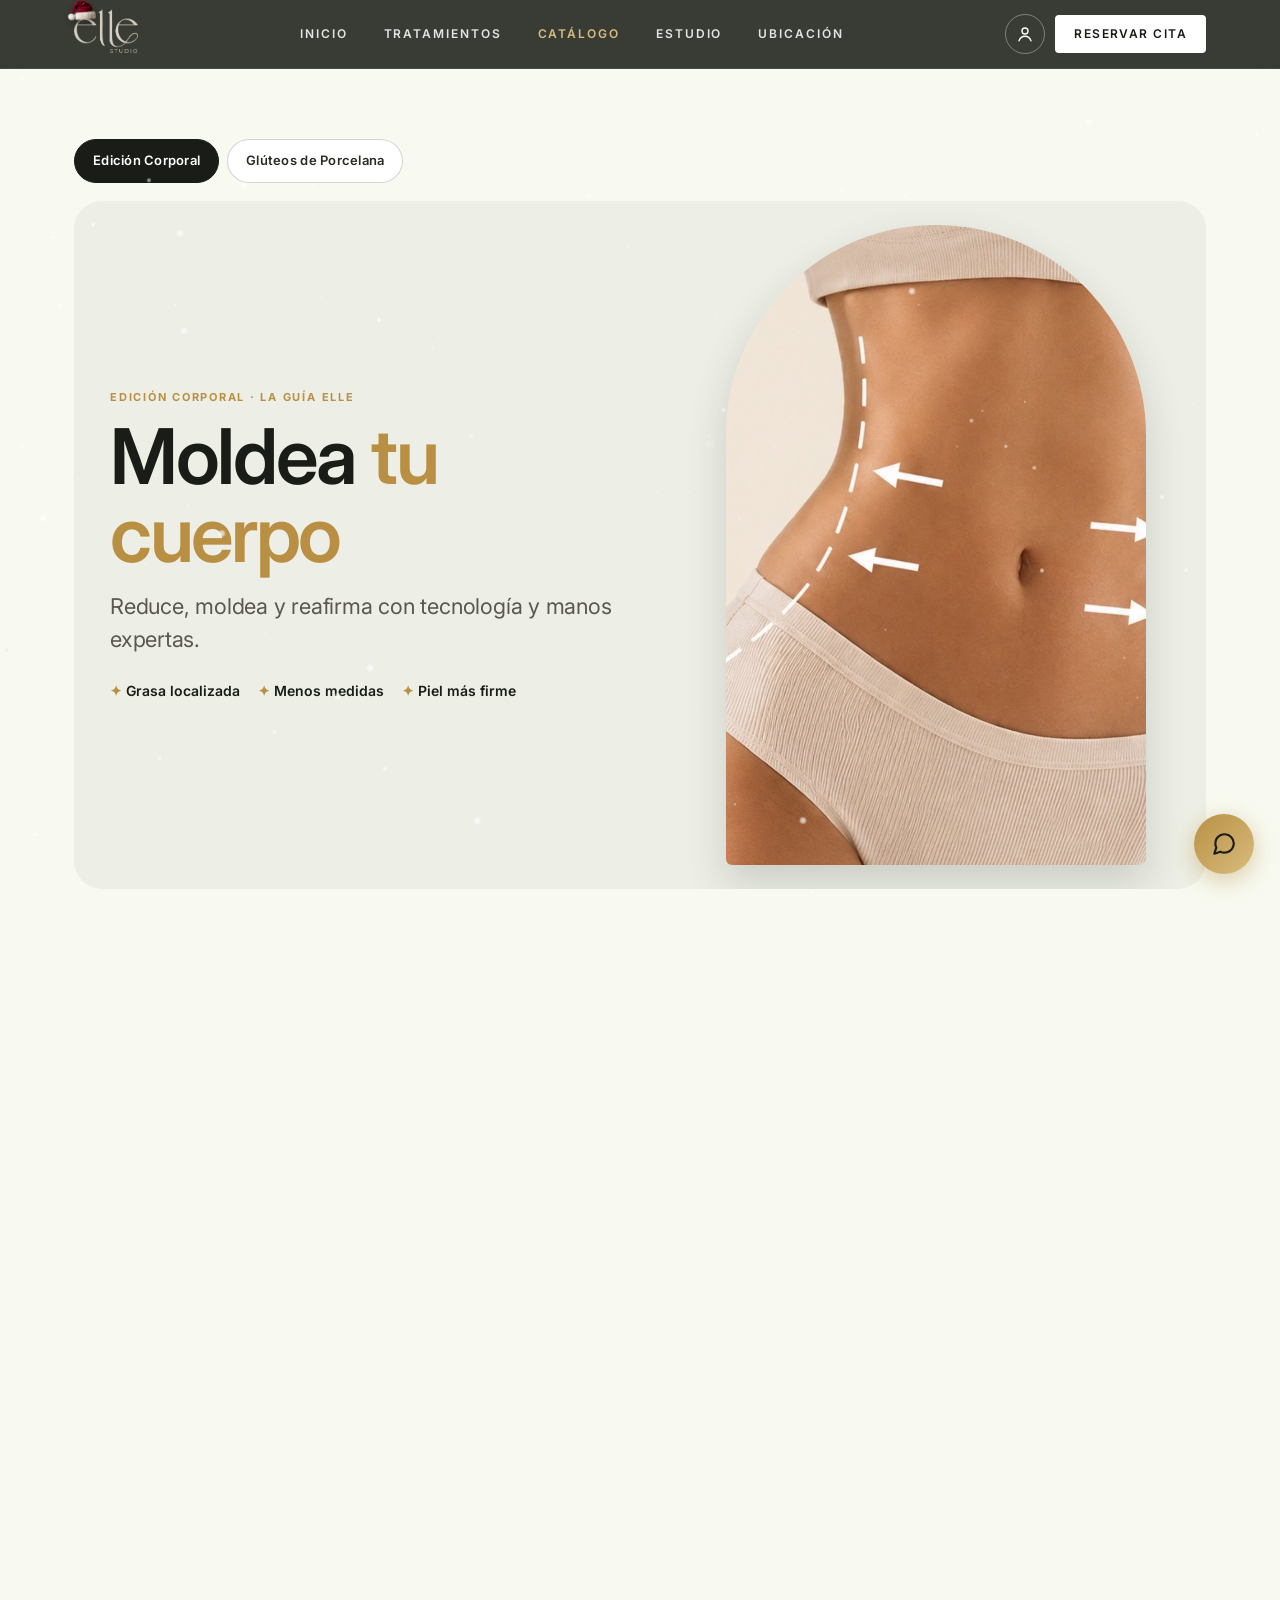
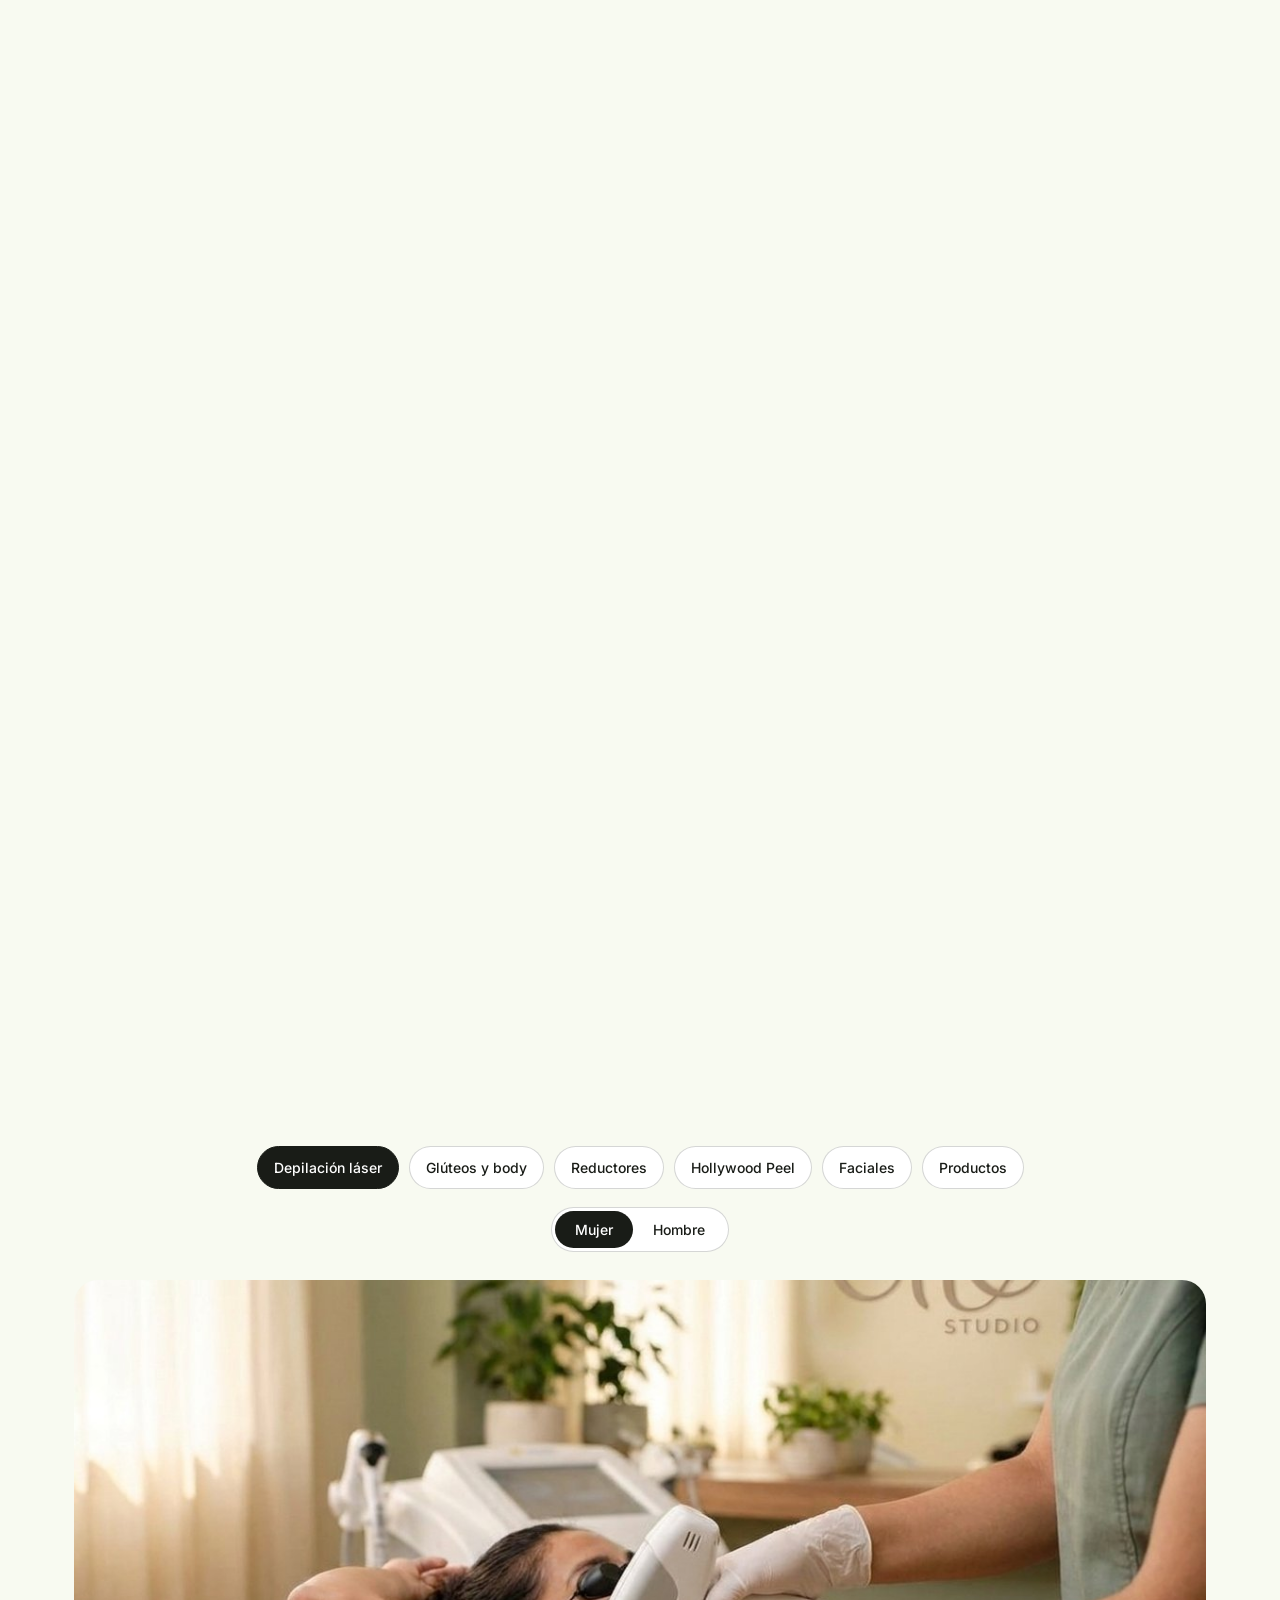
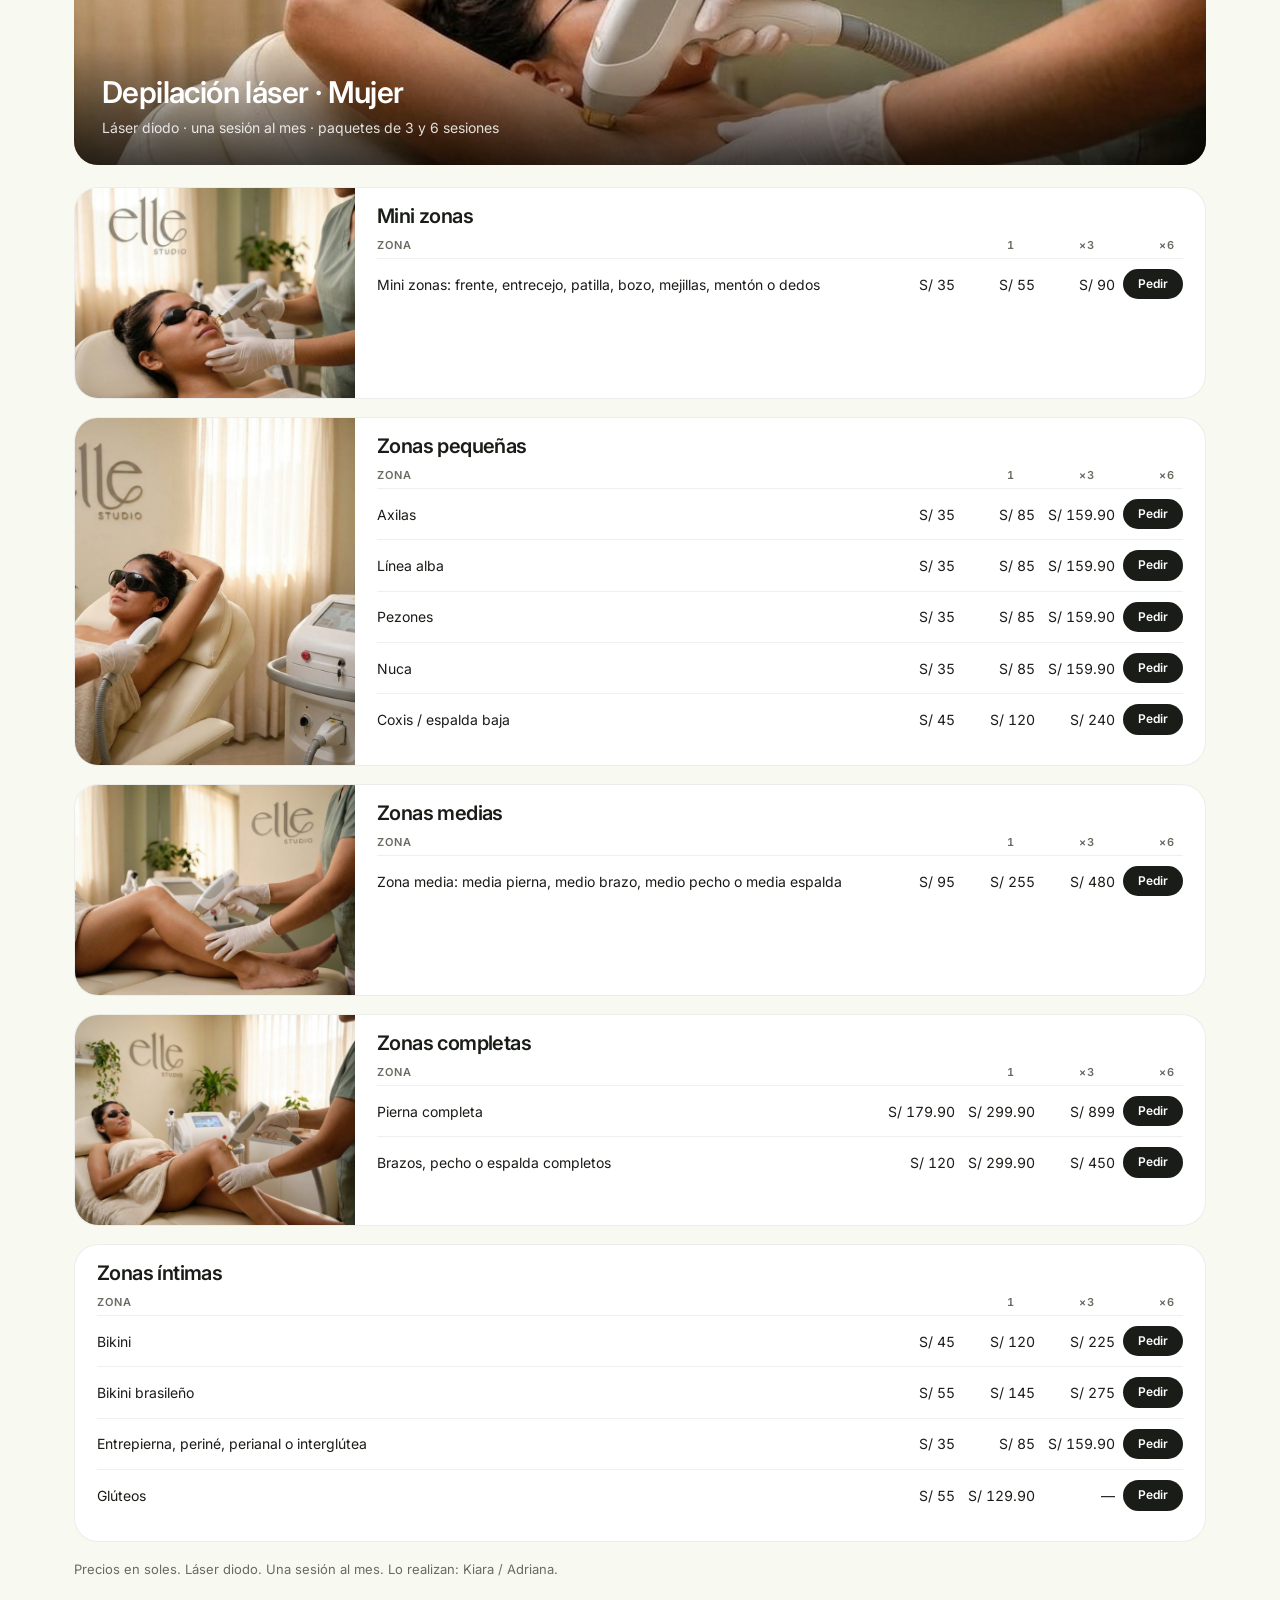
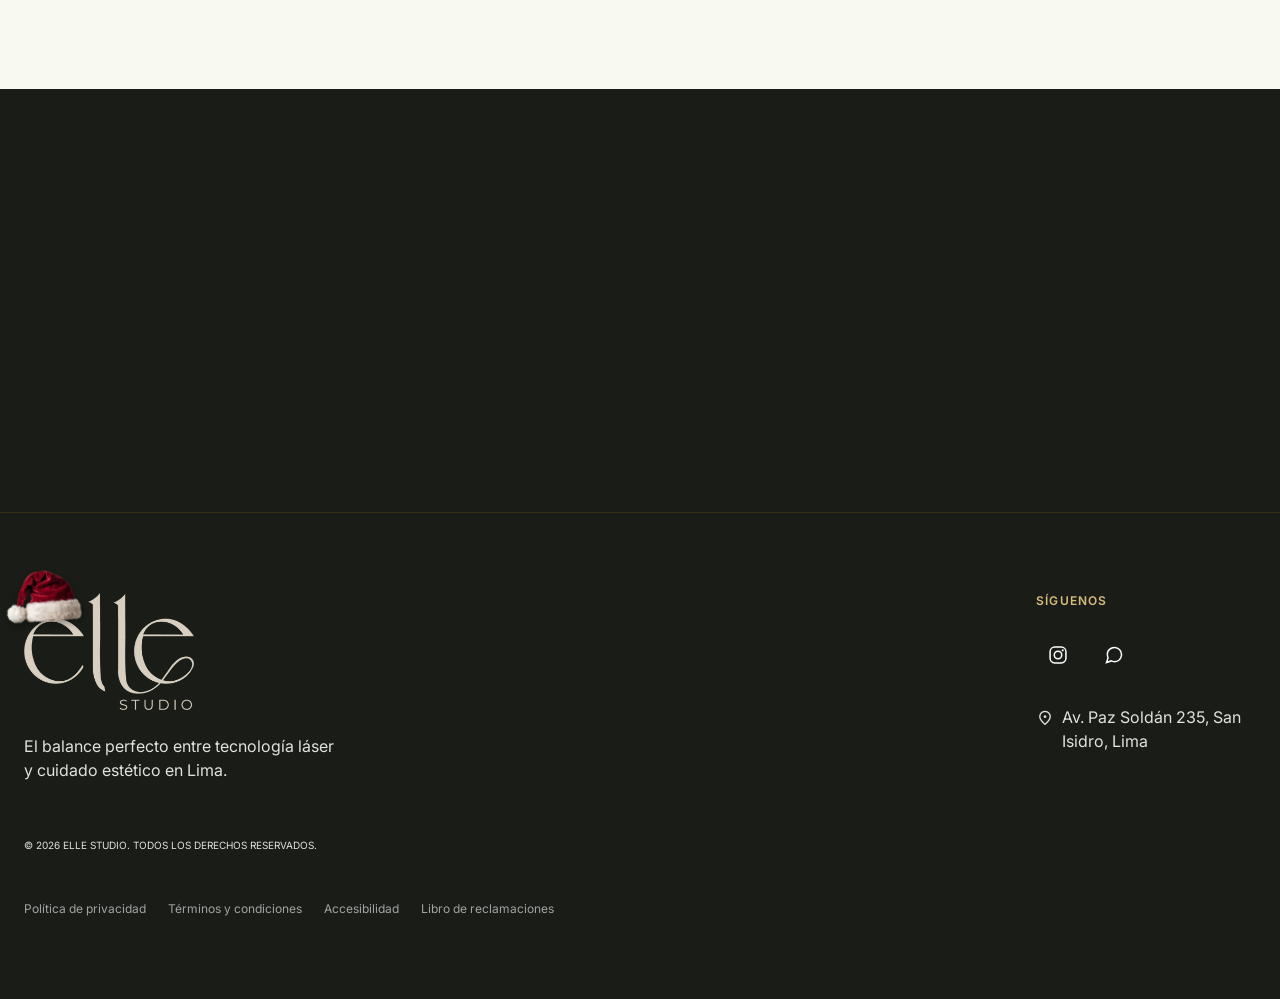
<file: precios.html>
<!DOCTYPE html>
<html lang="es">
<head>
<meta charset="utf-8"/>
<title>Catálogo de Depilación Láser y Estética | elle studio San Isidro, Lima</title>
<meta name="description" content="Precios de elle studio en San Isidro, Lima: depilación láser por zonas desde S/25, paquetes de 3 y 6 sesiones con hasta 40% de ahorro, glúteos de porcelana, faciales y corporales."/>
<link rel="canonical" href="https://ellestudiolr-dot.github.io/Ellestudio-web/index.html#catalogo"/>
<meta http-equiv="refresh" content="0; url=index.html#catalogo"/>
<script>location.replace('index.html#catalogo');</script>
</head>
<body style="font-family:sans-serif;background:#f8faf1;color:#2a2d24;padding:40px;text-align:center;">
<p>Llevándote al catálogo de elle studio…</p>
<p><a href="index.html#catalogo" style="color:#7b580e;">Ver catálogo</a></p>
</body>
</html>
</file>
<file: css/cuenta.css>
/* elle studio · «Mi cuenta» (portal de clientas). Colores de la página: crema, negro y etiquetas doradas. */
#cuenta{ background:var(--crema, #f8faf1); padding:112px 16px 96px; }
@media (min-width:860px){ #cuenta{ padding-top:132px; } }
.cu{ max-width:980px; margin:0 auto; font-family:var(--f-apple); color:#191c17; }
.cu *{ box-sizing:border-box; }
.cu-ceja{ display:block; font-size:12px; font-weight:600; letter-spacing:.14em; text-transform:uppercase; color:#B99043; margin:0 0 10px; }
.cu-h2{ font-size:clamp(32px, 5vw, 52px); font-weight:600; letter-spacing:-.03em; line-height:1.05; margin:0 0 12px; text-wrap:balance; color:#191c17; }
.cu-h3{ font-size:22px; font-weight:600; letter-spacing:-.02em; margin:0 0 14px; color:#191c17; }
.cu-sub{ color:#6b6a62; margin:0; font-size:15px; overflow-wrap:anywhere; }

/* Entrar / crear cuenta */
.cu-acceso{ display:grid; grid-template-columns:1fr; grid-template-areas:'intro' 'form' 'benef'; gap:28px; align-items:start; }
.cu-acceso > .cu-intro{ grid-area:intro; } .cu-acceso > .cu-tarjeta{ grid-area:form; } .cu-acceso > .cu-beneficios{ grid-area:benef; margin:0; }
@media (min-width:860px){ .cu-acceso{ grid-template-columns:1fr 1fr; grid-template-areas:'intro form' 'benef form'; column-gap:56px; row-gap:24px; } }
.cu-intro p{ font-size:17px; line-height:1.55; color:#49473f; max-width:42ch; margin:0; }
.cu-beneficios{ list-style:none; padding:0; margin:24px 0 0; display:grid; gap:14px; }
.cu-beneficios li{ display:flex; gap:12px; align-items:center; font-size:15px; color:#191c17; }
.cu-beneficios li span.cu-ico{ width:36px; height:36px; border-radius:999px; background:#edefe6; display:inline-flex; align-items:center; justify-content:center; flex:0 0 auto; }
.cu-tarjeta{ background:#fff; border-radius:24px; padding:28px 24px; }
.cu-pestanas{ display:flex; gap:4px; background:#edefe6; border-radius:999px; padding:4px; margin:0 0 22px; }
.cu-pestanas button{ flex:1; border:0; background:transparent; border-radius:999px; padding:11px 12px; font:600 14px var(--f-apple); color:#49473f; cursor:pointer; }
.cu-pestanas button.on{ background:#191c17; color:#fff; }
.cu-campo{ display:block; margin:0 0 14px; }
.cu-campo > span{ display:block; font-size:13px; font-weight:600; margin:0 0 6px; color:#191c17; }
.cu-campo input{ width:100%; border:1px solid #cac6bc; border-radius:14px; padding:13px 14px; font:16px var(--f-apple); color:#191c17; background:#fff; -webkit-appearance:none; appearance:none; }
.cu-campo input:focus{ outline:none; border-color:#191c17; box-shadow:0 0 0 3px rgba(25,28,23,.12); }
.cu-campo small{ display:block; font-size:12.5px; color:#6b6a62; margin-top:6px; }
.cu-check{ display:flex; gap:10px; align-items:flex-start; font-size:14px; line-height:1.45; color:#49473f; margin:4px 0 12px; cursor:pointer; }
.cu-check input{ width:20px; height:20px; margin:1px 0 0; accent-color:#191c17; flex:0 0 auto; }
.cu-check a{ color:#191c17; text-decoration:underline; }
.cu-btn{ display:inline-flex; align-items:center; justify-content:center; gap:8px; width:100%; border:0; border-radius:999px; background:#191c17; color:#fff; padding:15px 22px; font:600 15px var(--f-apple); cursor:pointer; margin-top:6px; text-decoration:none; }
.cu-btn:hover{ background:#000; }
.cu-btn[disabled]{ opacity:.55; cursor:default; }
.cu-btn-linea{ width:auto; background:transparent; color:#191c17; border:1px solid rgba(25,28,23,.25); margin:0; padding:11px 18px; }
.cu-btn-linea:hover{ background:#edefe6; }
.cu-btn-chico{ width:auto; padding:11px 18px; font-size:14px; }
.cu-link{ display:block; margin:16px auto 0; background:none; border:0; color:#49473f; font:500 14px var(--f-apple); text-decoration:underline; cursor:pointer; }
.cu-aviso{ border-radius:14px; padding:12px 14px; font-size:14px; line-height:1.45; margin:0 0 16px; background:#edefe6; color:#191c17; }
.cu-aviso.error{ background:#191c17; color:#fff; }
.cu-aviso .cu-btn{ margin-top:10px; }
.cu button:focus-visible, .cu a:focus-visible, .cu input:focus-visible{ outline:2px solid #B99043; outline-offset:2px; }

/* Perfil */
.cu-perfil{ display:flex; flex-direction:column; gap:32px; padding-top:8px; }
.cu-cab{ display:flex; justify-content:space-between; align-items:flex-end; gap:16px; flex-wrap:wrap; }
.cu-grid{ display:grid; grid-template-columns:1fr; gap:14px; }
@media (min-width:720px){ .cu-grid{ grid-template-columns:1fr 1fr; } }
.cu-caja{ background:#fff; border-radius:22px; padding:22px; }
.cu-oscura{ background:#191c17; color:#fff; border-radius:22px; padding:24px; display:flex; justify-content:space-between; align-items:center; gap:16px; flex-wrap:wrap; }
.cu-oscura .cu-ceja{ color:#D8BC7E; }
.cu-oscura p{ color:rgba(255,255,255,.82); margin:0; font-size:15px; }
.cu-oscura .cu-btn{ width:auto; background:#fff; color:#191c17; margin:0; }
.cu-grande{ display:block; font-size:clamp(24px, 3.4vw, 32px); font-weight:600; letter-spacing:-.02em; margin:0 0 6px; }
.cu-grande::first-letter{ text-transform:uppercase; }
.cu-trat{ background:#fff; border-radius:22px; padding:22px; display:flex; flex-direction:column; gap:6px; }
.cu-trat-cab{ display:flex; justify-content:space-between; gap:10px; align-items:flex-start; }
.cu-trat-cab b{ font-size:18px; font-weight:600; letter-spacing:-.01em; }
.cu-chip{ font-size:12px; font-weight:600; padding:5px 10px; border-radius:999px; background:#edefe6; white-space:nowrap; color:#191c17; }
.cu-num{ display:flex; align-items:baseline; gap:8px; margin:8px 0 4px; }
.cu-num strong{ font-size:44px; font-weight:600; letter-spacing:-.03em; line-height:1; font-variant-numeric:tabular-nums; }
.cu-num span{ color:#6b6a62; font-size:15px; }
.cu-dato{ margin:0; font-size:14px; color:#49473f; }
.cu-toca{ margin:8px 0 0; font-size:14px; font-weight:600; color:#191c17; display:flex; align-items:center; gap:10px; flex-wrap:wrap; }
.cu-toca .cu-btn{ margin:0; }
.cu-zonas{ list-style:none; margin:10px 0 0; padding:0; border-top:1px solid #e1e3db; }
.cu-zonas li{ display:flex; justify-content:space-between; gap:12px; padding:10px 0; border-bottom:1px solid #e1e3db; font-size:14px; }
.cu-zonas li:last-child{ border-bottom:0; }
.cu-zonas small{ color:#6b6a62; font-size:13px; text-align:right; white-space:nowrap; }
.cu-desc{ background:#fff; border-radius:22px; padding:22px; border:1px dashed rgba(185,144,67,.7); }
.cu-desc b{ display:block; font-size:18px; font-weight:600; margin:0 0 4px; }
.cu-desc p{ margin:0 0 12px; color:#49473f; font-size:14px; line-height:1.5; }
.cu-codigo{ display:inline-block; font-weight:700; letter-spacing:.12em; background:#191c17; color:#fff; padding:7px 12px; border-radius:8px; font-size:14px; }
.cu-desc small{ display:block; margin-top:10px; color:#6b6a62; font-size:12.5px; }
.cu-hist{ list-style:none; margin:0; padding:0; background:#fff; border-radius:22px; overflow:hidden; }
.cu-hist li{ display:flex; justify-content:space-between; gap:14px; padding:14px 18px; border-bottom:1px solid #edefe6; font-size:14px; }
.cu-hist li:last-child{ border-bottom:0; }
.cu-hist time{ color:#6b6a62; white-space:nowrap; font-variant-numeric:tabular-nums; }
.cu-vacio{ background:#fff; border-radius:22px; padding:22px; color:#49473f; font-size:15px; line-height:1.5; margin:0; }
.cu-pref{ background:#fff; border-radius:22px; padding:22px; display:flex; flex-direction:column; gap:16px; }
.cu-pref details summary{ cursor:pointer; font-weight:600; font-size:15px; }
.cu-pref details[open] summary{ margin-bottom:14px; }
.cu-pref .cu-btn{ width:auto; }

/* Botón de la barra de arriba */
.ap-cuenta-btn{ width:40px; height:40px; border-radius:999px; border:1px solid rgba(255,255,255,.35); display:inline-flex; align-items:center; justify-content:center; color:#fff; flex:0 0 auto; position:relative; }
.ap-cuenta-btn:hover{ background:rgba(255,255,255,.1); }
.ap-cuenta-btn.nav-activa{ border-color:#D8BC7E; color:#D8BC7E; }
.ap-cuenta-btn.con-sesion::after{ content:''; position:absolute; top:6px; right:6px; width:8px; height:8px; border-radius:50%; background:#D8BC7E; }
@media (max-width:859px){ .ap-cuenta-btn{ width:36px; height:36px; } }
@media (max-width:349px){ .ap-cuenta-btn{ display:none; } }
</file>
